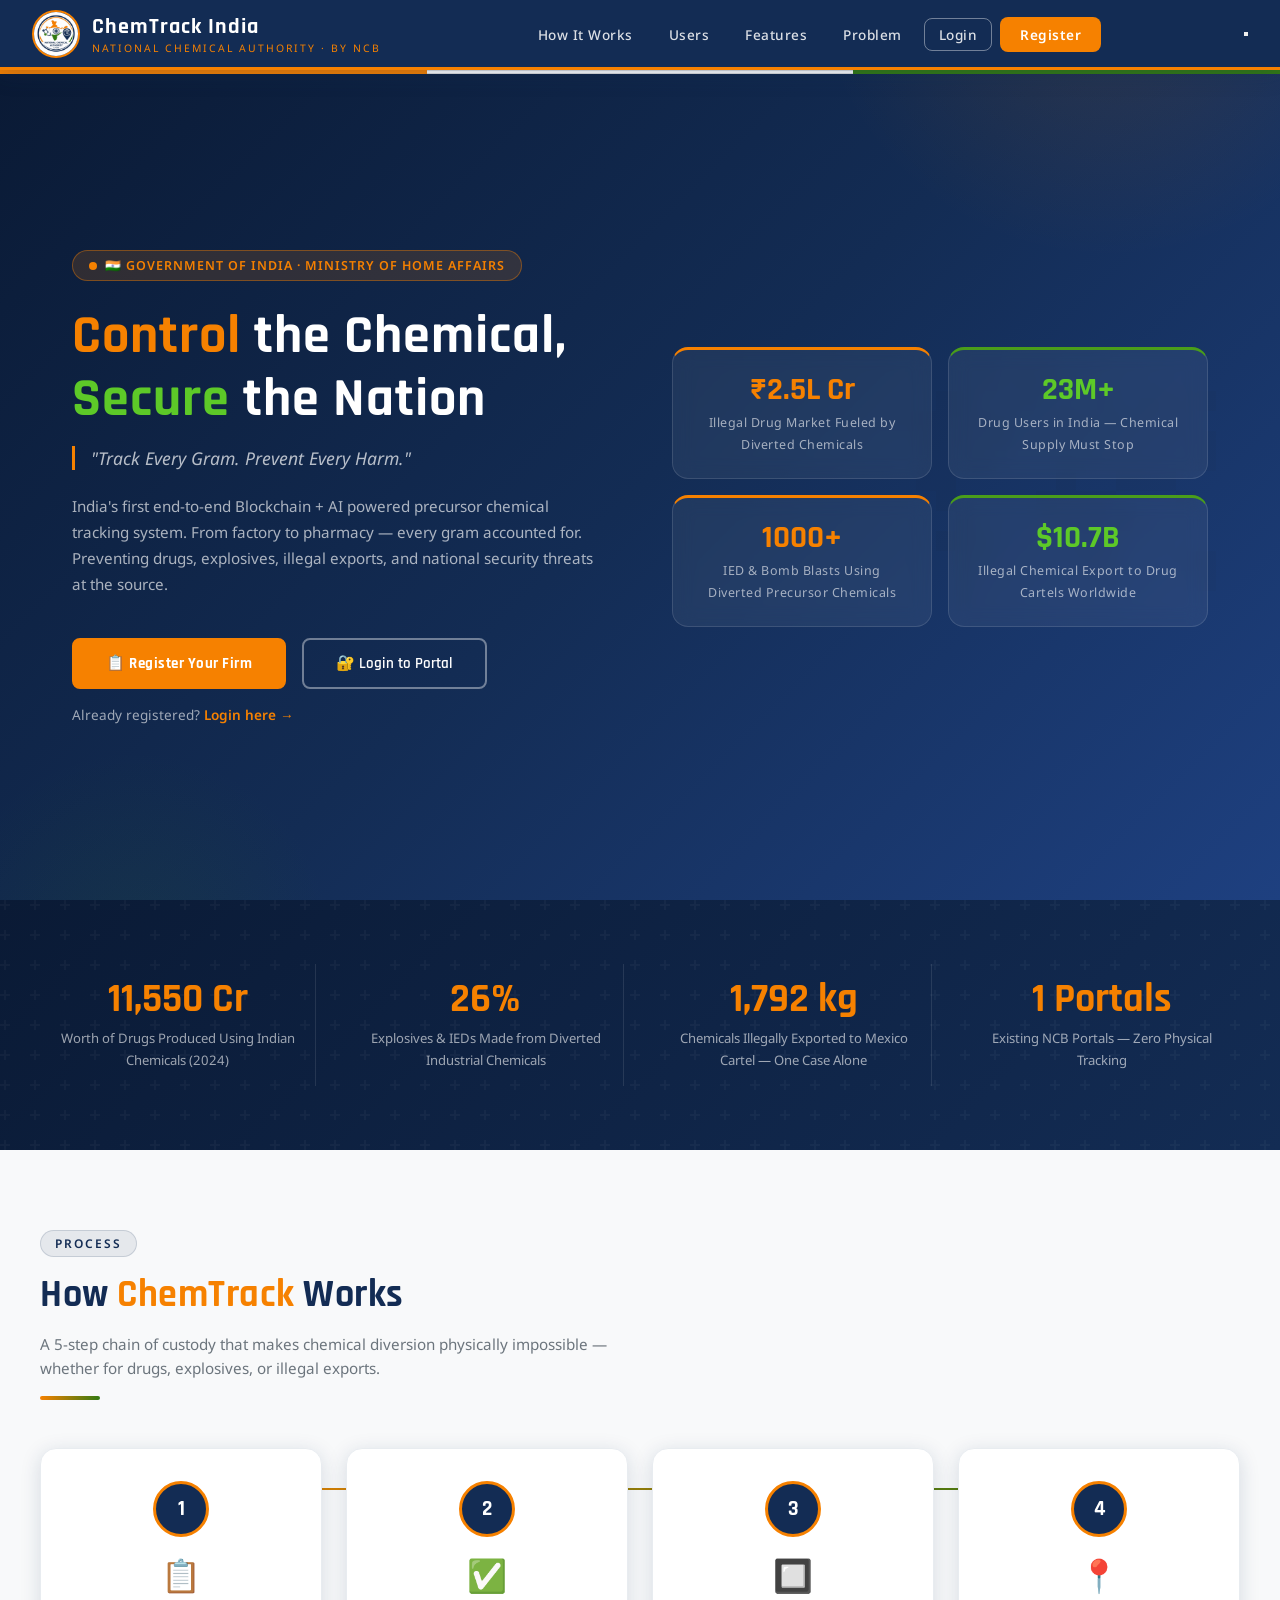
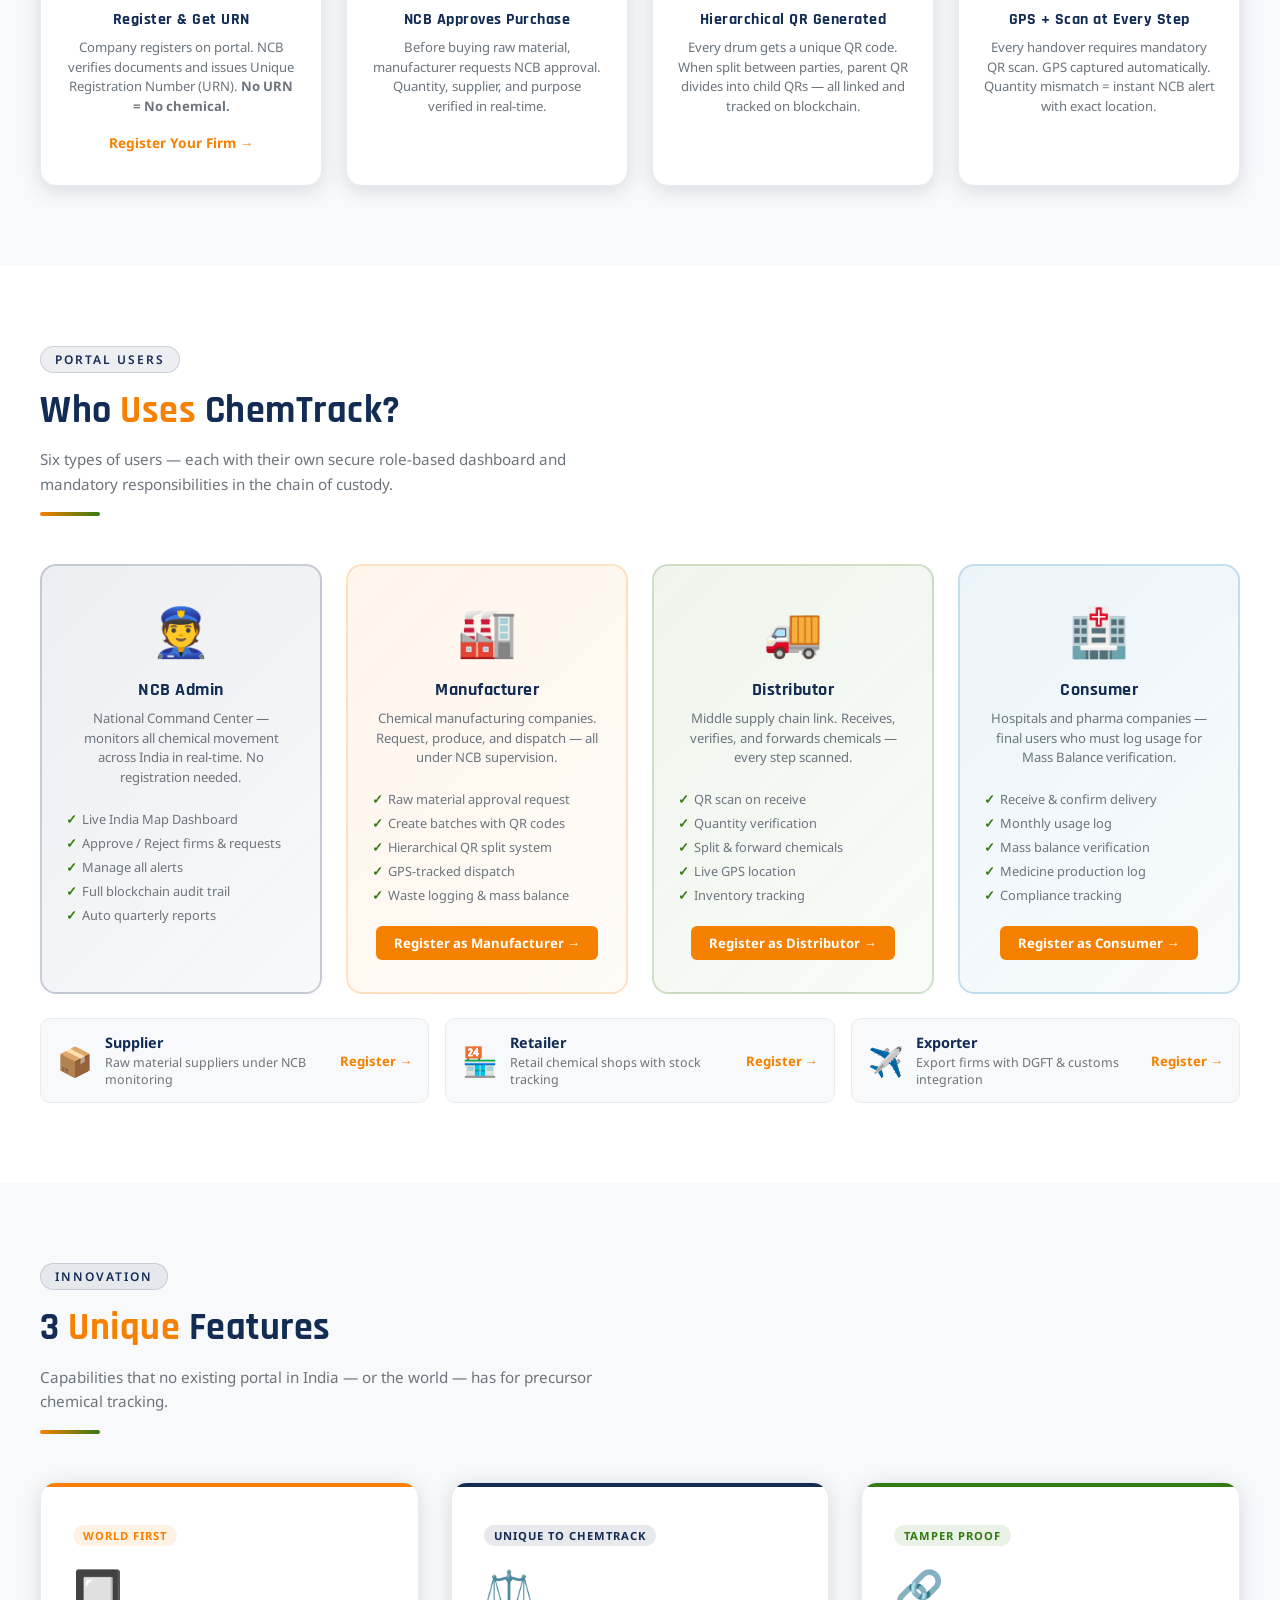
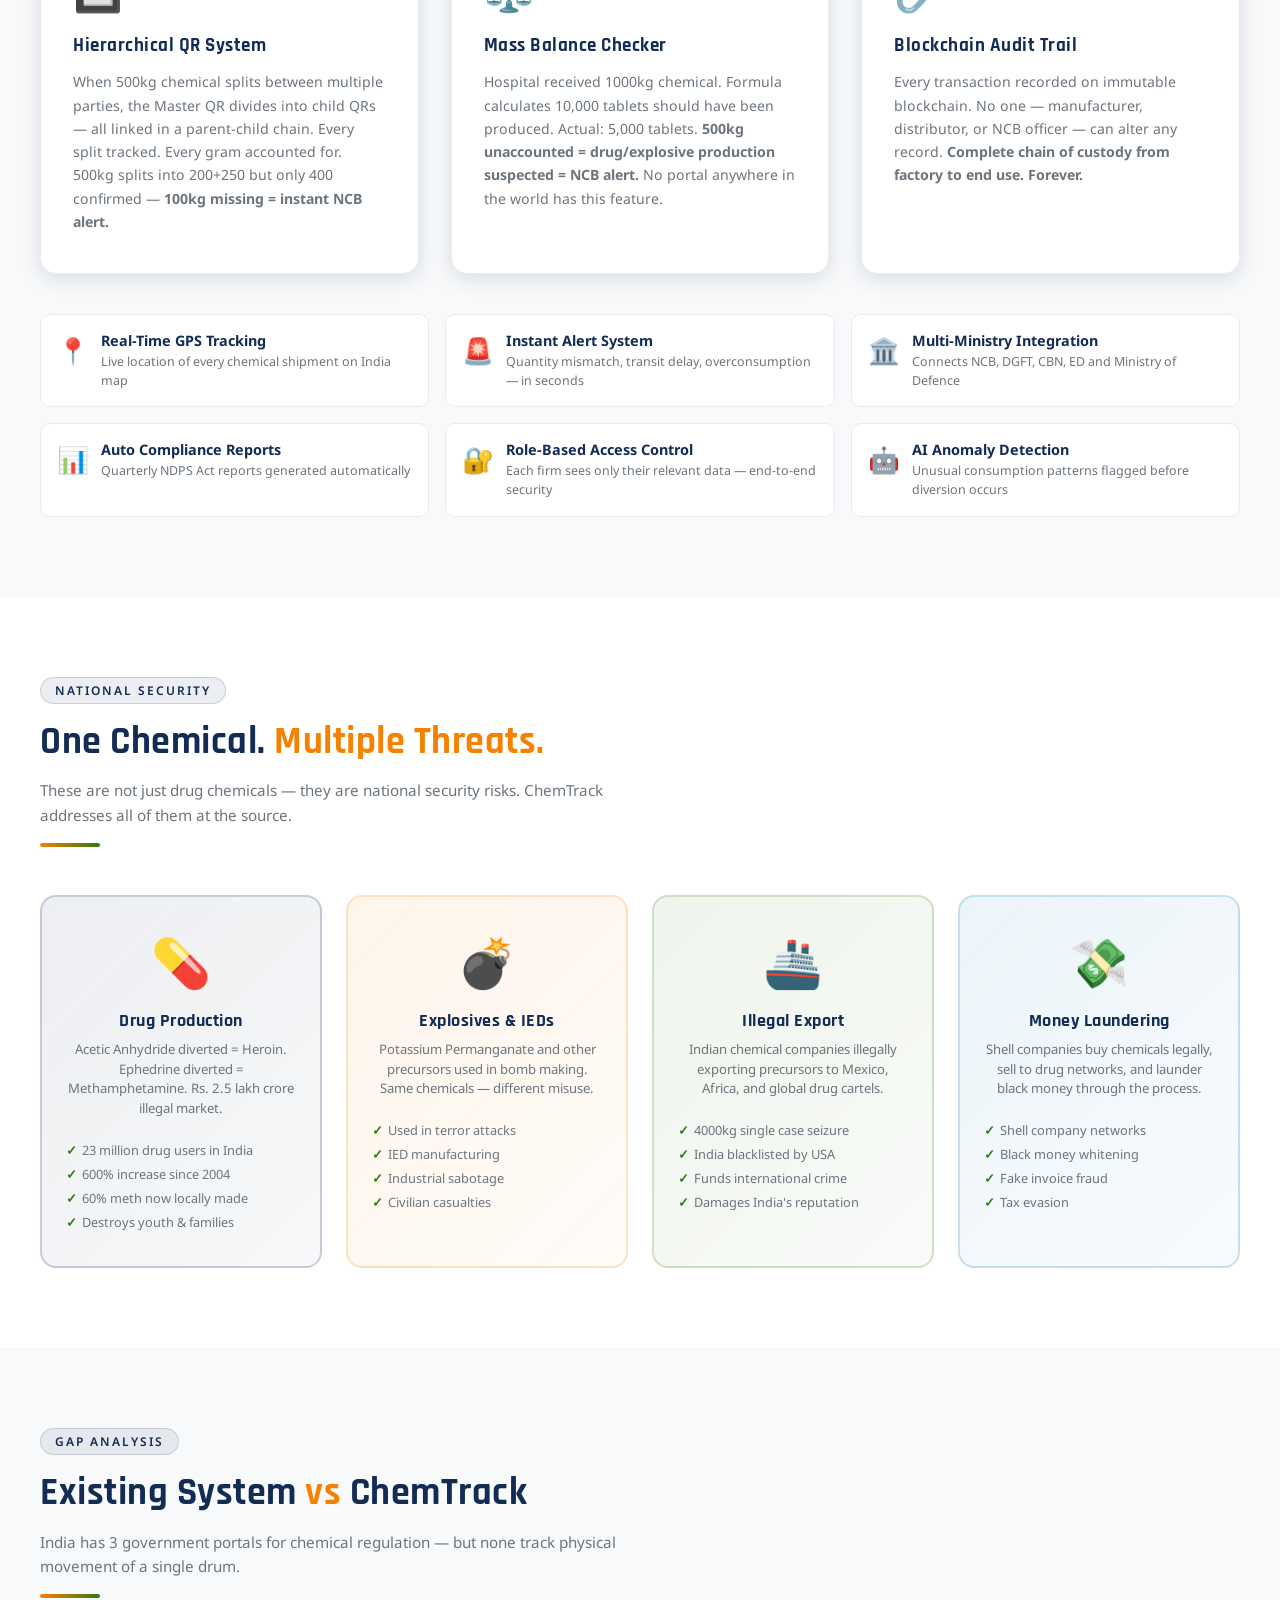
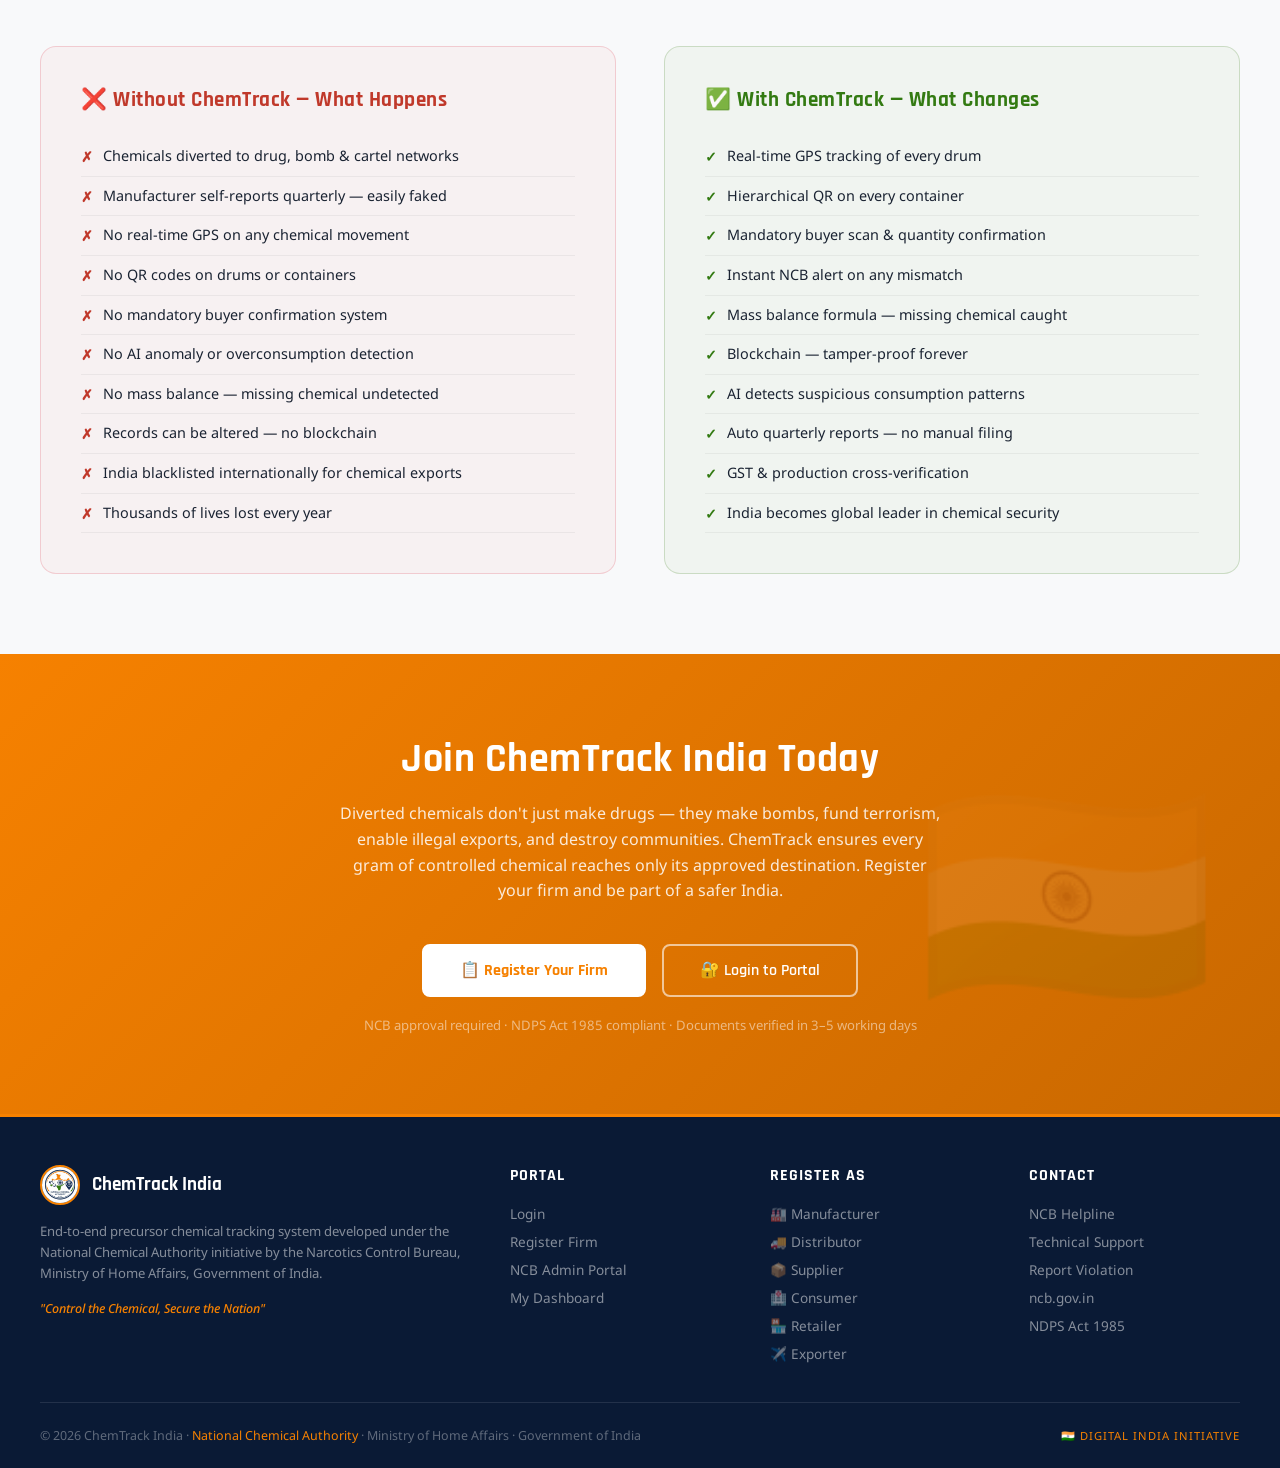
<file: index.html>
<!DOCTYPE html>
<html lang="en">
<head>
  <meta charset="UTF-8" />
  <meta name="viewport" content="width=device-width, initial-scale=1.0" />
  <title>ChemTrack India — Control the Chemical, Secure the Nation</title>
  <meta name="description" content="End-to-End Precursor Chemical Tracking System by NCB. Blockchain + AI powered national security platform." />
  <link rel="icon" type="image/png" href="logo.png" />
  <link rel="stylesheet" href="landing.css" />

  <style>
    /* ── Extra styles for new elements ── */

    .hero-note {
      margin-top: 1rem;
      font-size: 0.85rem;
      color: rgba(255,255,255,0.6);
    }
    .hero-note a {
      color: var(--orange);
      font-weight: 600;
      text-decoration: none;
    }
    .hero-note a:hover { text-decoration: underline; }

    .user-register-btn {
      display: inline-block;
      margin-top: 1.2rem;
      padding: 8px 18px;
      background: var(--orange);
      color: white;
      border-radius: 6px;
      font-size: 0.82rem;
      font-weight: 700;
      text-decoration: none;
      transition: background 0.2s;
    }
    .user-register-btn:hover { background: #c96800; }

    .step-link {
      display: inline-block;
      margin-top: 1rem;
      color: var(--orange);
      font-size: 0.85rem;
      font-weight: 700;
      text-decoration: none;
    }
    .step-link:hover { text-decoration: underline; }

    /* More roles row */
    .more-roles-row {
      display: grid;
      grid-template-columns: repeat(3, 1fr);
      gap: 1rem;
      margin-top: 1.5rem;
    }
    .more-role-card {
      display: flex;
      align-items: center;
      gap: 12px;
      background: var(--off-white);
      border: 1px solid var(--gray-light);
      border-radius: 10px;
      padding: 14px 16px;
    }
    .more-role-card span:first-child {
      font-size: 1.8rem;
      flex-shrink: 0;
    }
    .more-role-card div strong {
      display: block;
      font-size: 0.9rem;
      color: var(--navy);
      font-weight: 700;
    }
    .more-role-card div p {
      font-size: 0.78rem;
      color: var(--gray);
      margin-top: 2px;
    }
    .more-role-card a {
      margin-left: auto;
      flex-shrink: 0;
      color: var(--orange);
      font-size: 0.82rem;
      font-weight: 700;
      text-decoration: none;
      white-space: nowrap;
    }
    .more-role-card a:hover { text-decoration: underline; }

    /* Features extra grid */
    .features-extra {
      display: grid;
      grid-template-columns: repeat(3, 1fr);
      gap: 1rem;
      margin-top: 2.5rem;
    }
    .extra-item {
      display: flex;
      align-items: flex-start;
      gap: 12px;
      background: white;
      border: 1px solid var(--gray-light);
      border-radius: 10px;
      padding: 16px;
    }
    .extra-icon {
      font-size: 1.6rem;
      flex-shrink: 0;
      margin-top: 2px;
    }
    .extra-item strong {
      display: block;
      font-size: 0.9rem;
      color: var(--navy);
      font-weight: 700;
    }
    .extra-item p {
      font-size: 0.78rem;
      color: var(--gray);
      margin-top: 3px;
      line-height: 1.5;
    }

    @media (max-width: 768px) {
      .more-roles-row,
      .features-extra { grid-template-columns: 1fr; }
    }
  </style>
</head>
<body>

  <!-- ═══════════════════════════════════════
       NAVBAR
  ═══════════════════════════════════════ -->
  <nav class="navbar">
    <a href="index.html" class="nav-brand">
      <img src="logo.png" alt="ChemTrack Logo" class="nav-logo" />
      <div class="nav-title">
        <span>ChemTrack India</span>
        <span>National Chemical Authority · by NCB</span>
      </div>
    </a>
    <ul class="nav-links" id="navLinks">
      <li><a href="#how-it-works" onclick="closeNav()">How It Works</a></li>
      <li><a href="#users" onclick="closeNav()">Users</a></li>
      <li><a href="#features" onclick="closeNav()">Features</a></li>
      <li><a href="#problem" onclick="closeNav()">Problem</a></li>
      <li><a href="login.html" class="nav-btn-outline">Login</a></li>
      <li>
        <a href="#" class="nav-btn" onclick="goToRegister(event)">Register</a>
      </li>
    </ul>
    <button class="nav-hamburger" id="navHamburger" onclick="toggleNav()" aria-label="Menu">
      <span></span><span></span><span></span>
    </button>
  </nav>

  <!-- TRICOLOR BAR -->
  <div class="tricolor-bar">
    <span></span><span></span><span></span>
  </div>

  <!-- ═══════════════════════════════════════
       HERO SECTION
  ═══════════════════════════════════════ -->
  <section class="hero" id="home">
    <div class="hero-map-bg">🗺</div>
    <div class="hero-container">

      <!-- Left -->
      <div class="hero-content">
        <div class="hero-badge">
          🇮🇳 Government of India · Ministry of Home Affairs
        </div>
        <h1 class="hero-title">
          <span class="highlight">Control</span> the Chemical,<br/>
          <span class="highlight-green">Secure</span> the Nation
        </h1>
        <p class="hero-tagline">"Track Every Gram. Prevent Every Harm."</p>
        <p class="hero-desc">
          India's first end-to-end Blockchain + AI powered precursor chemical
          tracking system. From factory to pharmacy — every gram accounted for.
          Preventing drugs, explosives, illegal exports, and national security
          threats at the source.
        </p>
        <div class="hero-buttons">
          <a href="#" class="btn-primary" onclick="goToRegister(event)">
            📋 Register Your Firm
          </a>
          <a href="login.html" class="btn-secondary">
            🔐 Login to Portal
          </a>
        </div>
        <p class="hero-note">
          Already registered?
          <a href="login.html">Login here →</a>
        </p>
      </div>

      <!-- Right — Stats -->
      <div class="hero-stats">
        <div class="stat-card orange-accent">
          <span class="stat-number">₹2.5L Cr</span>
          <span class="stat-label">Illegal Drug Market Fueled by Diverted Chemicals</span>
        </div>
        <div class="stat-card green-accent">
          <span class="stat-number">23M+</span>
          <span class="stat-label">Drug Users in India — Chemical Supply Must Stop</span>
        </div>
        <div class="stat-card orange-accent">
          <span class="stat-number">1000+</span>
          <span class="stat-label">IED & Bomb Blasts Using Diverted Precursor Chemicals</span>
        </div>
        <div class="stat-card green-accent">
          <span class="stat-number">$10.7B</span>
          <span class="stat-label">Illegal Chemical Export to Drug Cartels Worldwide</span>
        </div>
      </div>

    </div>
  </section>

  <!-- ═══════════════════════════════════════
       STATS BANNER
  ═══════════════════════════════════════ -->
  <div class="stats-banner">
    <div class="stats-banner-grid container">
      <div class="banner-stat">
        <span class="banner-number" data-target="25330" data-suffix=" Cr">₹0</span>
        <span class="banner-label">Worth of Drugs Produced Using Indian Chemicals (2024)</span>
      </div>
      <div class="banner-stat">
        <span class="banner-number" data-target="60" data-suffix="%">0%</span>
        <span class="banner-label">Explosives & IEDs Made from Diverted Industrial Chemicals</span>
      </div>
      <div class="banner-stat">
        <span class="banner-number" data-target="4000" data-suffix=" kg">0</span>
        <span class="banner-label">Chemicals Illegally Exported to Mexico Cartel — One Case Alone</span>
      </div>
      <div class="banner-stat">
        <span class="banner-number" data-target="3" data-suffix=" Portals">0</span>
        <span class="banner-label">Existing NCB Portals — Zero Physical Tracking</span>
      </div>
    </div>
  </div>

  <!-- ═══════════════════════════════════════
       HOW IT WORKS
  ═══════════════════════════════════════ -->
  <section class="section section-gray" id="how-it-works">
    <div class="container">
      <div class="section-badge">Process</div>
      <h2 class="section-title">How <span>ChemTrack</span> Works</h2>
      <p class="section-subtitle">
        A 5-step chain of custody that makes chemical diversion physically
        impossible — whether for drugs, explosives, or illegal exports.
      </p>
      <div class="title-underline"></div>

      <div class="steps-grid">
        <div class="step-card">
          <div class="step-number">1</div>
          <span class="step-icon">📋</span>
          <h3 class="step-title">Register & Get URN</h3>
          <p class="step-desc">
            Company registers on portal. NCB verifies documents and issues
            Unique Registration Number (URN).
            <strong>No URN = No chemical.</strong>
          </p>
          <a href="#" class="step-link" onclick="goToRegister(event)">
            Register Your Firm →
          </a>
        </div>
        <div class="step-card">
          <div class="step-number">2</div>
          <span class="step-icon">✅</span>
          <h3 class="step-title">NCB Approves Purchase</h3>
          <p class="step-desc">
            Before buying raw material, manufacturer requests NCB approval.
            Quantity, supplier, and purpose verified in real-time.
          </p>
        </div>
        <div class="step-card">
          <div class="step-number">3</div>
          <span class="step-icon">🔲</span>
          <h3 class="step-title">Hierarchical QR Generated</h3>
          <p class="step-desc">
            Every drum gets a unique QR code. When split between parties,
            parent QR divides into child QRs — all linked and tracked on
            blockchain.
          </p>
        </div>
        <div class="step-card">
          <div class="step-number">4</div>
          <span class="step-icon">📍</span>
          <h3 class="step-title">GPS + Scan at Every Step</h3>
          <p class="step-desc">
            Every handover requires mandatory QR scan. GPS captured
            automatically. Quantity mismatch = instant NCB alert with
            exact location.
          </p>
        </div>
      </div>
    </div>
  </section>

  <!-- ═══════════════════════════════════════
       PORTAL USERS
  ═══════════════════════════════════════ -->
  <section class="section" id="users">
    <div class="container">
      <div class="section-badge">Portal Users</div>
      <h2 class="section-title">Who <span>Uses</span> ChemTrack?</h2>
      <p class="section-subtitle">
        Six types of users — each with their own secure role-based dashboard
        and mandatory responsibilities in the chain of custody.
      </p>
      <div class="title-underline"></div>

      <div class="users-grid">

        <div class="user-card ncb">
          <span class="user-icon">👮</span>
          <h3 class="user-title">NCB Admin</h3>
          <p class="user-desc">
            National Command Center — monitors all chemical movement
            across India in real-time. No registration needed.
          </p>
          <ul class="user-features">
            <li>Live India Map Dashboard</li>
            <li>Approve / Reject firms & requests</li>
            <li>Manage all alerts</li>
            <li>Full blockchain audit trail</li>
            <li>Auto quarterly reports</li>
          </ul>
        </div>

        <div class="user-card manufacturer">
          <span class="user-icon">🏭</span>
          <h3 class="user-title">Manufacturer</h3>
          <p class="user-desc">
            Chemical manufacturing companies. Request, produce, and
            dispatch — all under NCB supervision.
          </p>
          <ul class="user-features">
            <li>Raw material approval request</li>
            <li>Create batches with QR codes</li>
            <li>Hierarchical QR split system</li>
            <li>GPS-tracked dispatch</li>
            <li>Waste logging & mass balance</li>
          </ul>
          <a href="#" class="user-register-btn" onclick="goToRegister(event)">
            Register as Manufacturer →
          </a>
        </div>

        <div class="user-card distributor">
          <span class="user-icon">🚚</span>
          <h3 class="user-title">Distributor</h3>
          <p class="user-desc">
            Middle supply chain link. Receives, verifies, and forwards
            chemicals — every step scanned.
          </p>
          <ul class="user-features">
            <li>QR scan on receive</li>
            <li>Quantity verification</li>
            <li>Split & forward chemicals</li>
            <li>Live GPS location</li>
            <li>Inventory tracking</li>
          </ul>
          <a href="#" class="user-register-btn" onclick="goToRegister(event)">
            Register as Distributor →
          </a>
        </div>

        <div class="user-card consumer">
          <span class="user-icon">🏥</span>
          <h3 class="user-title">Consumer</h3>
          <p class="user-desc">
            Hospitals and pharma companies — final users who must log
            usage for Mass Balance verification.
          </p>
          <ul class="user-features">
            <li>Receive & confirm delivery</li>
            <li>Monthly usage log</li>
            <li>Mass balance verification</li>
            <li>Medicine production log</li>
            <li>Compliance tracking</li>
          </ul>
          <a href="#" class="user-register-btn" onclick="goToRegister(event)">
            Register as Consumer →
          </a>
        </div>

      </div>

      <!-- More roles -->
      <div class="more-roles-row">
        <div class="more-role-card">
          <span>📦</span>
          <div>
            <strong>Supplier</strong>
            <p>Raw material suppliers under NCB monitoring</p>
          </div>
          <a href="#" onclick="goToRegister(event)">Register →</a>
        </div>
        <div class="more-role-card">
          <span>🏪</span>
          <div>
            <strong>Retailer</strong>
            <p>Retail chemical shops with stock tracking</p>
          </div>
          <a href="#" onclick="goToRegister(event)">Register →</a>
        </div>
        <div class="more-role-card">
          <span>✈️</span>
          <div>
            <strong>Exporter</strong>
            <p>Export firms with DGFT & customs integration</p>
          </div>
          <a href="#" onclick="goToRegister(event)">Register →</a>
        </div>
      </div>

    </div>
  </section>

  <!-- ═══════════════════════════════════════
       3 UNIQUE FEATURES
  ═══════════════════════════════════════ -->
  <section class="section section-gray" id="features">
    <div class="container">
      <div class="section-badge">Innovation</div>
      <h2 class="section-title">3 <span>Unique</span> Features</h2>
      <p class="section-subtitle">
        Capabilities that no existing portal in India — or the world —
        has for precursor chemical tracking.
      </p>
      <div class="title-underline"></div>

      <div class="features-grid">
        <div class="feature-card orange">
          <div class="feature-tag">World First</div>
          <span class="feature-icon">🔲</span>
          <h3 class="feature-title">Hierarchical QR System</h3>
          <p class="feature-desc">
            When 500kg chemical splits between multiple parties, the Master QR
            divides into child QRs — all linked in a parent-child chain.
            Every split tracked. Every gram accounted for.
            500kg splits into 200+250 but only 400 confirmed —
            <strong>100kg missing = instant NCB alert.</strong>
          </p>
        </div>

        <div class="feature-card navy">
          <div class="feature-tag">Unique to ChemTrack</div>
          <span class="feature-icon">⚖️</span>
          <h3 class="feature-title">Mass Balance Checker</h3>
          <p class="feature-desc">
            Hospital received 1000kg chemical. Formula calculates
            10,000 tablets should have been produced.
            Actual: 5,000 tablets.
            <strong>500kg unaccounted = drug/explosive production
            suspected = NCB alert.</strong>
            No portal anywhere in the world has this feature.
          </p>
        </div>

        <div class="feature-card green">
          <div class="feature-tag">Tamper Proof</div>
          <span class="feature-icon">🔗</span>
          <h3 class="feature-title">Blockchain Audit Trail</h3>
          <p class="feature-desc">
            Every transaction recorded on immutable blockchain.
            No one — manufacturer, distributor, or NCB officer —
            can alter any record.
            <strong>Complete chain of custody from factory to end use.
            Forever.</strong>
          </p>
        </div>
      </div>

      <!-- Extra features -->
      <div class="features-extra">
        <div class="extra-item">
          <span class="extra-icon">📍</span>
          <div>
            <strong>Real-Time GPS Tracking</strong>
            <p>Live location of every chemical shipment on India map</p>
          </div>
        </div>
        <div class="extra-item">
          <span class="extra-icon">🚨</span>
          <div>
            <strong>Instant Alert System</strong>
            <p>Quantity mismatch, transit delay, overconsumption — in seconds</p>
          </div>
        </div>
        <div class="extra-item">
          <span class="extra-icon">🏛️</span>
          <div>
            <strong>Multi-Ministry Integration</strong>
            <p>Connects NCB, DGFT, CBN, ED and Ministry of Defence</p>
          </div>
        </div>
        <div class="extra-item">
          <span class="extra-icon">📊</span>
          <div>
            <strong>Auto Compliance Reports</strong>
            <p>Quarterly NDPS Act reports generated automatically</p>
          </div>
        </div>
        <div class="extra-item">
          <span class="extra-icon">🔐</span>
          <div>
            <strong>Role-Based Access Control</strong>
            <p>Each firm sees only their relevant data — end-to-end security</p>
          </div>
        </div>
        <div class="extra-item">
          <span class="extra-icon">🤖</span>
          <div>
            <strong>AI Anomaly Detection</strong>
            <p>Unusual consumption patterns flagged before diversion occurs</p>
          </div>
        </div>
      </div>

    </div>
  </section>

  <!-- ═══════════════════════════════════════
       THREATS SECTION
  ═══════════════════════════════════════ -->
  <section class="section" id="threats">
    <div class="container">
      <div class="section-badge">National Security</div>
      <h2 class="section-title">One Chemical. <span>Multiple Threats.</span></h2>
      <p class="section-subtitle">
        These are not just drug chemicals — they are national security risks.
        ChemTrack addresses all of them at the source.
      </p>
      <div class="title-underline"></div>

      <div class="users-grid">
        <div class="user-card ncb">
          <span class="user-icon">💊</span>
          <h3 class="user-title">Drug Production</h3>
          <p class="user-desc">
            Acetic Anhydride diverted = Heroin.
            Ephedrine diverted = Methamphetamine.
            Rs. 2.5 lakh crore illegal market.
          </p>
          <ul class="user-features">
            <li>23 million drug users in India</li>
            <li>600% increase since 2004</li>
            <li>60% meth now locally made</li>
            <li>Destroys youth & families</li>
          </ul>
        </div>

        <div class="user-card manufacturer">
          <span class="user-icon">💣</span>
          <h3 class="user-title">Explosives & IEDs</h3>
          <p class="user-desc">
            Potassium Permanganate and other precursors used in bomb
            making. Same chemicals — different misuse.
          </p>
          <ul class="user-features">
            <li>Used in terror attacks</li>
            <li>IED manufacturing</li>
            <li>Industrial sabotage</li>
            <li>Civilian casualties</li>
          </ul>
        </div>

        <div class="user-card distributor">
          <span class="user-icon">🚢</span>
          <h3 class="user-title">Illegal Export</h3>
          <p class="user-desc">
            Indian chemical companies illegally exporting precursors
            to Mexico, Africa, and global drug cartels.
          </p>
          <ul class="user-features">
            <li>4000kg single case seizure</li>
            <li>India blacklisted by USA</li>
            <li>Funds international crime</li>
            <li>Damages India's reputation</li>
          </ul>
        </div>

        <div class="user-card consumer">
          <span class="user-icon">💸</span>
          <h3 class="user-title">Money Laundering</h3>
          <p class="user-desc">
            Shell companies buy chemicals legally, sell to drug
            networks, and launder black money through the process.
          </p>
          <ul class="user-features">
            <li>Shell company networks</li>
            <li>Black money whitening</li>
            <li>Fake invoice fraud</li>
            <li>Tax evasion</li>
          </ul>
        </div>
      </div>
    </div>
  </section>

  <!-- ═══════════════════════════════════════
       PROBLEM vs SOLUTION
  ═══════════════════════════════════════ -->
  <section class="section section-gray" id="problem">
    <div class="container">
      <div class="section-badge">Gap Analysis</div>
      <h2 class="section-title">Existing System <span>vs</span> ChemTrack</h2>
      <p class="section-subtitle">
        India has 3 government portals for chemical regulation —
        but none track physical movement of a single drum.
      </p>
      <div class="title-underline"></div>

      <div class="problem-solution">
        <div class="problem-box">
          <h3 class="box-title">❌ Without ChemTrack — What Happens</h3>
          <ul class="problem-list">
            <li>Chemicals diverted to drug, bomb & cartel networks</li>
            <li>Manufacturer self-reports quarterly — easily faked</li>
            <li>No real-time GPS on any chemical movement</li>
            <li>No QR codes on drums or containers</li>
            <li>No mandatory buyer confirmation system</li>
            <li>No AI anomaly or overconsumption detection</li>
            <li>No mass balance — missing chemical undetected</li>
            <li>Records can be altered — no blockchain</li>
            <li>India blacklisted internationally for chemical exports</li>
            <li>Thousands of lives lost every year</li>
          </ul>
        </div>

        <div class="solution-box">
          <h3 class="box-title">✅ With ChemTrack — What Changes</h3>
          <ul class="solution-list">
            <li>Real-time GPS tracking of every drum</li>
            <li>Hierarchical QR on every container</li>
            <li>Mandatory buyer scan & quantity confirmation</li>
            <li>Instant NCB alert on any mismatch</li>
            <li>Mass balance formula — missing chemical caught</li>
            <li>Blockchain — tamper-proof forever</li>
            <li>AI detects suspicious consumption patterns</li>
            <li>Auto quarterly reports — no manual filing</li>
            <li>GST & production cross-verification</li>
            <li>India becomes global leader in chemical security</li>
          </ul>
        </div>
      </div>
    </div>
  </section>

  <!-- ═══════════════════════════════════════
       CTA SECTION
  ═══════════════════════════════════════ -->
  <section class="cta-section">
    <div class="container">
      <h2 class="cta-title">Join ChemTrack India Today</h2>
      <p class="cta-subtitle">
        Diverted chemicals don't just make drugs — they make bombs,
        fund terrorism, enable illegal exports, and destroy communities.
        ChemTrack ensures every gram of controlled chemical reaches only
        its approved destination. Register your firm and be part of a safer India.
      </p>
      <div class="cta-buttons">
        <a href="#" class="btn-white" onclick="goToRegister(event)">
          📋 Register Your Firm
        </a>
        <a href="login.html" class="btn-outline-white">
          🔐 Login to Portal
        </a>
      </div>
      <p style="margin-top:1.2rem;font-size:0.82rem;color:rgba(255,255,255,0.5);">
        NCB approval required · NDPS Act 1985 compliant ·
        Documents verified in 3–5 working days
      </p>
    </div>
  </section>

  <!-- ═══════════════════════════════════════
       FOOTER
  ═══════════════════════════════════════ -->
  <footer class="footer">
    <div class="footer-grid">

      <div>
        <div class="footer-brand">
          <img src="logo.png" alt="Logo" class="footer-logo" />
          <span class="footer-name">ChemTrack India</span>
        </div>
        <p class="footer-desc">
          End-to-end precursor chemical tracking system developed under the
          National Chemical Authority initiative by the Narcotics Control Bureau,
          Ministry of Home Affairs, Government of India.
        </p>
        <p class="footer-tagline">"Control the Chemical, Secure the Nation"</p>
      </div>

      <div>
        <h4 class="footer-heading">Portal</h4>
        <ul class="footer-links">
          <li><a href="login.html">Login</a></li>
          <li><a href="#" onclick="goToRegister(event)">Register Firm</a></li>
          <li><a href="admin-portal.html">NCB Admin Portal</a></li>
          <li><a href="dashboard.html">My Dashboard</a></li>
        </ul>
      </div>

      <div>
        <h4 class="footer-heading">Register As</h4>
        <ul class="footer-links">
          <li><a href="#" onclick="goToRegister(event)">🏭 Manufacturer</a></li>
          <li><a href="#" onclick="goToRegister(event)">🚚 Distributor</a></li>
          <li><a href="#" onclick="goToRegister(event)">📦 Supplier</a></li>
          <li><a href="#" onclick="goToRegister(event)">🏥 Consumer</a></li>
          <li><a href="#" onclick="goToRegister(event)">🏪 Retailer</a></li>
          <li><a href="#" onclick="goToRegister(event)">✈️ Exporter</a></li>
        </ul>
      </div>

      <div>
        <h4 class="footer-heading">Contact</h4>
        <ul class="footer-links">
          <li><a href="#">NCB Helpline</a></li>
          <li><a href="#">Technical Support</a></li>
          <li><a href="#">Report Violation</a></li>
          <li><a href="#">ncb.gov.in</a></li>
          <li><a href="#">NDPS Act 1985</a></li>
        </ul>
      </div>

    </div>

    <div class="footer-bottom">
      <p>
        © 2026 ChemTrack India ·
        <span>National Chemical Authority</span> ·
        Ministry of Home Affairs · Government of India
      </p>
      <div class="gov-logos">
        <span class="gov-tag">🇮🇳 Digital India Initiative</span>
      </div>
    </div>
  </footer>

  <!-- SCROLL TO TOP -->
  <button class="scroll-top" aria-label="Scroll to top">↑</button>

  <script src="landing.js"></script>

  <script>
    function goToRegister(e) {
      if (e) e.preventDefault();
      window.location.href = 'login.html?tab=register';
    }

    // Mobile hamburger menu
    function toggleNav() {
      const nav = document.getElementById('navLinks');
      nav.classList.toggle('open');
    }
    function closeNav() {
      document.getElementById('navLinks').classList.remove('open');
    }
    // Close nav on outside click
    document.addEventListener('click', function(e) {
      const nav = document.getElementById('navLinks');
      const ham = document.getElementById('navHamburger');
      if (nav.classList.contains('open') && !nav.contains(e.target) && !ham.contains(e.target)) {
        nav.classList.remove('open');
      }
    });
  </script>

</body>
</html>
</file>
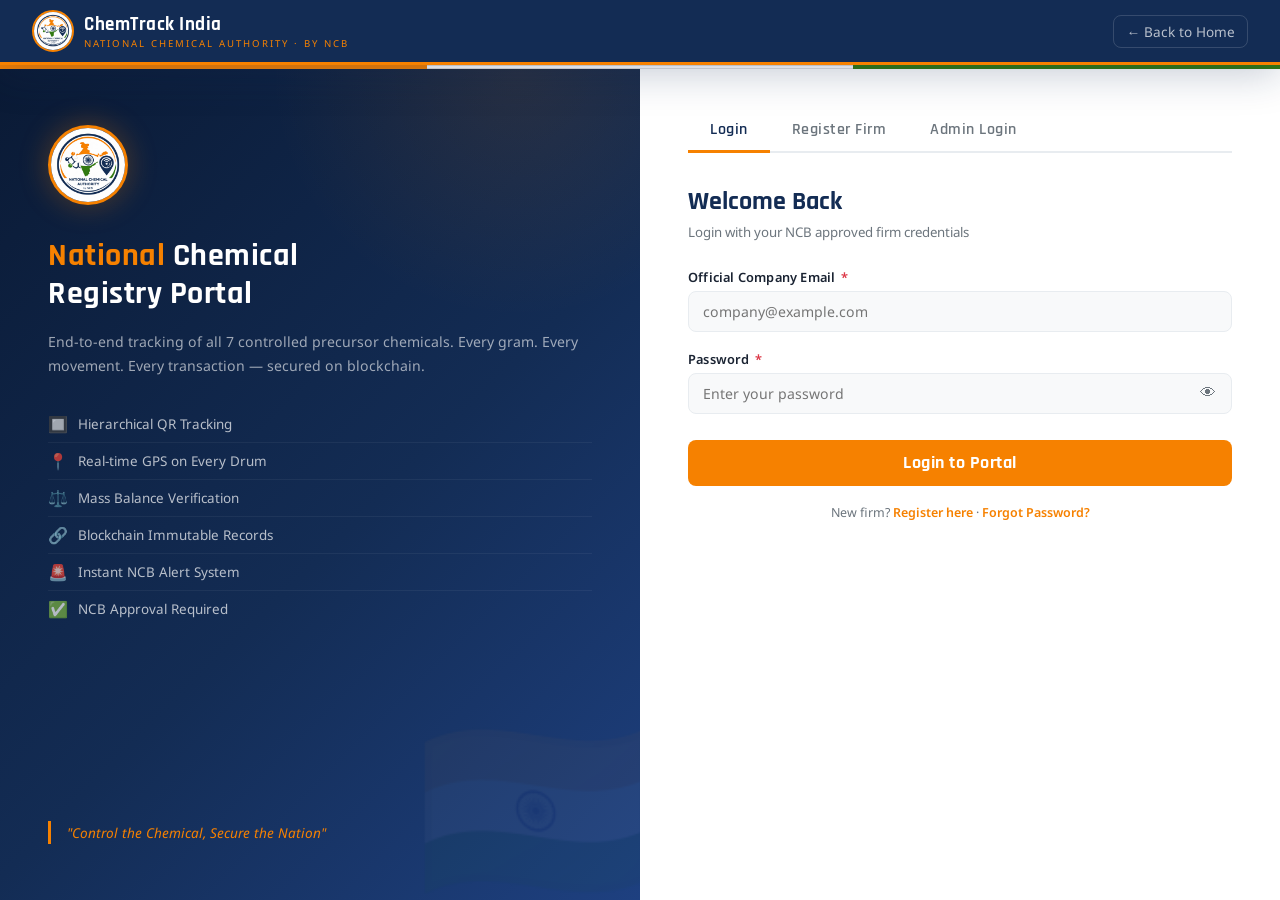
<file: dashboard.html>
<!DOCTYPE html>
<html lang="en">
<head>
  <meta charset="UTF-8"/>
  <meta name="viewport" content="width=device-width, initial-scale=1.0"/>
  <title>Dashboard — ChemTrack India</title>
  <link rel="icon" type="image/png" href="logo.png"/>
  <link rel="stylesheet" href="dashboard.css"/>
</head>
<body>

<!-- SESSION CHECK -->
<script>
  const session = JSON.parse(localStorage.getItem('chemtrack_session') || 'null');
  if (!session || session.status !== 'approved') {
    window.location.href = 'login.html';
  }
</script>

<!-- NAVBAR -->
<nav class="dash-navbar">
  <div class="nav-left">
    <button class="sidebar-toggle" onclick="toggleSidebar()">☰</button>
    <img src="logo.png" class="nav-logo"/>
    <div class="nav-title">
      <span>ChemTrack India</span>
      <span id="nav-role-label">Portal</span>
    </div>
  </div>
  <div class="nav-right">
    <div class="nav-firm-info">
      <span class="nav-firm-name" id="nav-firm-name">Loading...</span>
      <span class="nav-firm-role" id="nav-firm-role">—</span>
    </div>
    <div class="nav-notification" onclick="showSection('alerts', null)">
      🔔 <span class="notif-badge">2</span>
    </div>
    <button class="nav-logout" onclick="userLogout()">Logout 🚪</button>
  </div>
</nav>

<!-- TRICOLOR -->
<div class="tricolor-bar">
  <span></span><span></span><span></span>
</div>

<!-- LAYOUT -->
<div class="dash-layout">

  <!-- SIDEBAR — changes based on role -->
  <aside class="sidebar" id="sidebar">
    <ul class="sidebar-menu" id="sidebar-menu">
      <!-- Filled by JS based on role -->
    </ul>
    <div class="sidebar-footer">
      <p>🇮🇳 Ministry of Home Affairs</p>
      <p>Narcotics Control Bureau</p>
    </div>
  </aside>

  <!-- MAIN CONTENT -->
  <main class="dash-main" id="dash-main">

    <!-- ══════════════════════════════
         MANUFACTURER SECTIONS
    ══════════════════════════════ -->

    <!-- MFR DASHBOARD -->
    <div class="content-section" id="section-mfr-dashboard">
      <div class="section-header">
        <h1>Manufacturer Dashboard</h1>
        <span class="live-badge">● LIVE</span>
      </div>

      <div class="cards-grid">
        <div class="summary-card blue">
          <div class="card-icon">📦</div>
          <div class="card-info">
            <span class="card-number">3</span>
            <span class="card-label">Active Batches</span>
          </div>
        </div>
        <div class="summary-card orange">
          <div class="card-icon">⏳</div>
          <div class="card-info">
            <span class="card-number">1</span>
            <span class="card-label">Pending NCB Requests</span>
          </div>
        </div>
        <div class="summary-card green">
          <div class="card-icon">🚚</div>
          <div class="card-info">
            <span class="card-number">8</span>
            <span class="card-label">Dispatched This Month</span>
          </div>
        </div>
        <div class="summary-card red">
          <div class="card-icon">🚨</div>
          <div class="card-info">
            <span class="card-number">0</span>
            <span class="card-label">Active Alerts</span>
          </div>
        </div>
      </div>

      <div class="quick-actions">
        <h3>Quick Actions</h3>
        <div class="qa-grid">
          <button class="qa-btn orange" onclick="showSection('mfr-raw-request',null)">
            📋 New Raw Material Request
          </button>
          <button class="qa-btn blue" onclick="showSection('mfr-create-batch',null)">
            ➕ Create New Batch
          </button>
          <button class="qa-btn green" onclick="showSection('mfr-dispatch',null)">
            🚚 Dispatch Chemical
          </button>
          <button class="qa-btn navy" onclick="showSection('mfr-qr',null)">
            🔲 QR Manager
          </button>
        </div>
      </div>

      <div class="table-section">
        <div class="table-header">
          <h3>Recent Batches</h3>
          <button class="btn-view-all" onclick="showSection('mfr-batches',null)">View All →</button>
        </div>
        <table class="data-table">
          <thead>
            <tr>
              <th>Batch ID</th>
              <th>Chemical</th>
              <th>Quantity</th>
              <th>Status</th>
              <th>Created</th>
              <th>Actions</th>
            </tr>
          </thead>
          <tbody>
            <tr>
              <td><strong>CHEM001</strong></td>
              <td>Acetic Anhydride</td>
              <td>500 kg</td>
              <td><span class="status-badge approved">ACTIVE</span></td>
              <td>20/02/2026</td>
              <td><button class="btn-sm blue">View QR</button> <button class="btn-sm green">Dispatch</button></td>
            </tr>
            <tr>
              <td><strong>CHEM002</strong></td>
              <td>Ephedrine</td>
              <td>200 kg</td>
              <td><span class="status-badge pending">IN TRANSIT</span></td>
              <td>18/02/2026</td>
              <td><button class="btn-sm blue">Track</button></td>
            </tr>
            <tr>
              <td><strong>CHEM003</strong></td>
              <td>Pseudoephedrine</td>
              <td>150 kg</td>
              <td><span class="status-badge delivered">DELIVERED</span></td>
              <td>15/02/2026</td>
              <td><button class="btn-sm navy">Audit Trail</button></td>
            </tr>
          </tbody>
        </table>
      </div>
    </div>

    <!-- MFR RAW MATERIAL REQUEST -->
    <div class="content-section" id="section-mfr-raw-request">
      <div class="section-header">
        <h1>Raw Material Request</h1>
        <span class="section-desc">Request NCB approval before purchasing any chemical</span>
      </div>

      <div class="form-card">
        <div class="section-divider">📋 Request Details</div>

        <div class="form-row">
          <div class="form-group">
            <label class="form-label">Chemical Name <span>*</span></label>
            <select class="form-input">
              <option value="">Select Chemical</option>
              <option>Acetic Anhydride</option>
              <option>Ephedrine</option>
              <option>Pseudoephedrine</option>
              <option>Potassium Permanganate</option>
              <option>N-Acetylanthranilic Acid</option>
              <option>Norephedrine</option>
              <option>Piperonal</option>
            </select>
          </div>
          <div class="form-group">
            <label class="form-label">Quantity Required (kg) <span>*</span></label>
            <input type="number" class="form-input" placeholder="e.g. 500"/>
          </div>
        </div>

        <div class="form-row">
          <div class="form-group">
            <label class="form-label">Supplier Name <span>*</span></label>
            <input type="text" class="form-input" placeholder="Registered supplier name"/>
          </div>
          <div class="form-group">
            <label class="form-label">Supplier URN <span>*</span></label>
            <input type="text" class="form-input" placeholder="Supplier URN number"/>
          </div>
        </div>

        <div class="form-row">
          <div class="form-group">
            <label class="form-label">Purpose of Use <span>*</span></label>
            <select class="form-input">
              <option value="">Select purpose</option>
              <option>Pharmaceutical Manufacturing</option>
              <option>Industrial Chemical Production</option>
              <option>Research & Development</option>
              <option>Export (with DGFT approval)</option>
            </select>
          </div>
          <div class="form-group">
            <label class="form-label">Expected Delivery Date <span>*</span></label>
            <input type="date" class="form-input"/>
          </div>
        </div>

        <div class="form-group">
          <label class="form-label">Justification / Additional Notes</label>
          <textarea class="form-input" rows="3"
            placeholder="Why this quantity is needed, end product details..."></textarea>
        </div>

        <div class="form-group">
          <label class="form-label">Purchase Order Document</label>
          <div class="file-upload">
            <input type="file" accept=".pdf" onchange="showFileName(this,'po-name')"/>
            <span class="file-upload-icon">📄</span>
            <p class="file-upload-text"><strong>Upload</strong> Purchase Order (optional)</p>
            <p class="file-name" id="po-name"></p>
          </div>
        </div>

        <button class="btn-submit orange" onclick="showToast('✅ Request submitted to NCB for approval!','success')">
          Submit Request to NCB
        </button>
      </div>

      <!-- MY REQUESTS TABLE -->
      <div class="table-section" style="margin-top:2rem;">
        <div class="table-header">
          <h3>My Previous Requests</h3>
        </div>
        <table class="data-table">
          <thead>
            <tr>
              <th>Request ID</th>
              <th>Chemical</th>
              <th>Qty (kg)</th>
              <th>Submitted</th>
              <th>Status</th>
              <th>NCB Note</th>
            </tr>
          </thead>
          <tbody>
            <tr>
              <td><strong>REQ001</strong></td>
              <td>Acetic Anhydride</td>
              <td>500</td>
              <td>19/02/2026</td>
              <td><span class="status-badge approved">APPROVED</span></td>
              <td style="color:var(--green);font-size:0.8rem;">Approved by NCB Officer</td>
            </tr>
            <tr>
              <td><strong>REQ002</strong></td>
              <td>Ephedrine</td>
              <td>200</td>
              <td>21/02/2026</td>
              <td><span class="status-badge pending">PENDING</span></td>
              <td style="color:var(--gray);font-size:0.8rem;">Under Review</td>
            </tr>
          </tbody>
        </table>
      </div>
    </div>

    <!-- MFR CREATE BATCH -->
    <div class="content-section" id="section-mfr-create-batch">
      <div class="section-header">
        <h1>Create New Batch</h1>
        <span class="section-desc">Only approved raw material requests can become batches</span>
      </div>

      <div class="form-card">
        <div class="info-box blue">
          ℹ️ Select an NCB-approved request below. System will auto-generate Master QR code for this batch.
        </div>

        <div class="section-divider">📦 Select Approved Request</div>
        <div class="form-group">
          <label class="form-label">NCB Approved Request <span>*</span></label>
          <select class="form-input">
            <option value="">Select approved request</option>
            <option value="req001">REQ001 — Acetic Anhydride — 500kg — Approved</option>
          </select>
        </div>

        <div class="section-divider">🏷️ Batch Details</div>
        <div class="form-row">
          <div class="form-group">
            <label class="form-label">Batch ID (Auto)</label>
            <input type="text" class="form-input" value="CHEM004" readonly
                   style="background:#f0f3f6;color:var(--gray)"/>
          </div>
          <div class="form-group">
            <label class="form-label">Manufacturing Date <span>*</span></label>
            <input type="date" class="form-input"/>
          </div>
        </div>

        <div class="form-row">
          <div class="form-group">
            <label class="form-label">Raw Material Used (kg) <span>*</span></label>
            <input type="number" class="form-input" placeholder="e.g. 500"
                   oninput="calcWaste()"/>
          </div>
          <div class="form-group">
            <label class="form-label">Output Chemical (kg) <span>*</span></label>
            <input type="number" class="form-input" placeholder="e.g. 450"
                   oninput="calcWaste()"/>
          </div>
        </div>

        <div class="waste-calc" id="waste-calc" style="display:none;">
          <span class="waste-icon">⚖️</span>
          <span id="waste-text">Waste/Loss: 50kg will be logged</span>
        </div>

        <div class="form-group">
          <label class="form-label">Number of Drums <span>*</span></label>
          <input type="number" class="form-input" placeholder="e.g. 5" id="drum-count"
                 oninput="previewQR()"/>
          <p class="input-hint">System will generate one QR per drum (child QRs of Master)</p>
        </div>

        <div id="qr-preview" style="display:none;">
          <div class="qr-preview-box">
            <p class="qr-preview-title">🔲 QR Preview — Hierarchical Structure</p>
            <div class="qr-tree" id="qr-tree"></div>
          </div>
        </div>

        <button class="btn-submit" onclick="createBatch()">
          ➕ Create Batch & Generate QR Codes
        </button>
      </div>
    </div>

    <!-- MFR DISPATCH -->
    <div class="content-section" id="section-mfr-dispatch">
      <div class="section-header">
        <h1>Dispatch Chemical</h1>
        <span class="section-desc">Scan QR and confirm dispatch to distributor</span>
      </div>

      <div class="form-card">
        <div class="section-divider">🔲 Scan QR Code</div>
        <div class="scan-box" onclick="simulateScan()">
          <span class="scan-icon">📷</span>
          <p class="scan-text">Click to Scan QR Code</p>
          <p class="scan-sub">Camera will open on mobile device</p>
        </div>

        <div id="dispatch-form" style="display:none;">
          <div class="scanned-result">
            ✅ QR Scanned: <strong>CHEM001-DRUM-02</strong> |
            Chemical: Acetic Anhydride | Qty: 100kg
          </div>

          <div class="section-divider">🚚 Dispatch Details</div>
          <div class="form-row">
            <div class="form-group">
              <label class="form-label">Dispatch To (Distributor URN) <span>*</span></label>
              <input type="text" class="form-input" placeholder="Enter distributor URN"/>
            </div>
            <div class="form-group">
              <label class="form-label">Vehicle Number <span>*</span></label>
              <input type="text" class="form-input" placeholder="HR 26 XX 1234"/>
            </div>
          </div>

          <div class="form-row">
            <div class="form-group">
              <label class="form-label">Driver Name <span>*</span></label>
              <input type="text" class="form-input" placeholder="Driver full name"/>
            </div>
            <div class="form-group">
              <label class="form-label">Driver Phone <span>*</span></label>
              <input type="tel" class="form-input" placeholder="+91 XXXXX XXXXX"/>
            </div>
          </div>

          <div class="gps-capture">
            <span>📍</span>
            <div>
              <p style="font-weight:600;font-size:0.88rem;">GPS Location Auto-Captured</p>
              <p style="font-size:0.78rem;color:var(--gray);">
                28.4089° N, 77.3178° E — Faridabad, Haryana
              </p>
            </div>
            <span style="color:var(--green);font-weight:700;font-size:0.88rem;">✓ Captured</span>
          </div>

          <button class="btn-submit green" onclick="showToast('✅ Dispatch confirmed! Blockchain record created.','success')">
            ✅ Confirm Dispatch
          </button>
        </div>
      </div>
    </div>

    <!-- MFR BATCHES -->
    <div class="content-section" id="section-mfr-batches">
      <div class="section-header">
        <h1>My Batches</h1>
        <span class="section-desc">All chemical batches with live status</span>
      </div>
      <div class="table-section">
        <table class="data-table">
          <thead>
            <tr>
              <th>Batch ID</th>
              <th>Chemical</th>
              <th>Total (kg)</th>
              <th>Dispatched</th>
              <th>Remaining</th>
              <th>Status</th>
              <th>Actions</th>
            </tr>
          </thead>
          <tbody>
            <tr>
              <td><strong>CHEM001</strong></td>
              <td>Acetic Anhydride</td>
              <td>500</td>
              <td>300</td>
              <td>200</td>
              <td><span class="status-badge approved">ACTIVE</span></td>
              <td>
                <button class="btn-sm blue">QR Codes</button>
                <button class="btn-sm green">Dispatch</button>
                <button class="btn-sm navy">Audit</button>
              </td>
            </tr>
            <tr>
              <td><strong>CHEM002</strong></td>
              <td>Ephedrine</td>
              <td>200</td>
              <td>200</td>
              <td>0</td>
              <td><span class="status-badge delivered">FULLY DISPATCHED</span></td>
              <td><button class="btn-sm navy">Audit</button></td>
            </tr>
          </tbody>
        </table>
      </div>
    </div>

    <!-- MFR QR MANAGER -->
    <div class="content-section" id="section-mfr-qr">
      <div class="section-header">
        <h1>QR Code Manager</h1>
        <span class="section-desc">Hierarchical QR — Split master QR into child QRs</span>
      </div>

      <div class="info-box orange">
        🔲 <strong>Hierarchical QR System:</strong> Select a batch → View Master QR →
        Split into child QRs for each drum. Every split is tracked on blockchain.
        Parent = Sum of Children. Mismatch = NCB Alert.
      </div>

      <div class="form-card" style="margin-top:1.5rem;">
        <div class="form-group">
          <label class="form-label">Select Batch</label>
          <select class="form-input" onchange="loadQRTree(this.value)">
            <option value="">Select batch to view QRs</option>
            <option value="CHEM001">CHEM001 — Acetic Anhydride — 500kg</option>
            <option value="CHEM002">CHEM002 — Ephedrine — 200kg</option>
          </select>
        </div>
      </div>

      <div id="qr-manager-tree" style="display:none;">
        <div class="qr-master-card">
          <div class="qr-master-header">
            🔲 MASTER QR — CHEM001
          </div>
          <div class="qr-master-body">
            <div class="qr-code-box">
              <div class="qr-code-img">QR</div>
              <p>MASTER-CHEM001</p>
              <p style="color:var(--gray);font-size:0.78rem;">500kg Total</p>
              <button class="btn-sm blue" style="margin-top:8px;">🖨️ Print</button>
            </div>
            <div class="qr-children">
              <p class="qr-children-title">Child QRs (Drums)</p>
              <div class="qr-child-grid">
                <div class="qr-child-card green">
                  <p class="qr-child-id">CHEM001-D01</p>
                  <p class="qr-child-qty">100 kg</p>
                  <p class="qr-child-status">✅ Delivered</p>
                  <button class="btn-sm navy">Print</button>
                </div>
                <div class="qr-child-card orange">
                  <p class="qr-child-id">CHEM001-D02</p>
                  <p class="qr-child-qty">100 kg</p>
                  <p class="qr-child-status">🚚 In Transit</p>
                  <button class="btn-sm navy">Print</button>
                </div>
                <div class="qr-child-card blue">
                  <p class="qr-child-id">CHEM001-D03</p>
                  <p class="qr-child-qty">100 kg</p>
                  <p class="qr-child-status">🏭 In Factory</p>
                  <button class="btn-sm navy">Print</button>
                </div>
                <div class="qr-child-card blue">
                  <p class="qr-child-id">CHEM001-D04</p>
                  <p class="qr-child-qty">100 kg</p>
                  <p class="qr-child-status">🏭 In Factory</p>
                  <button class="btn-sm navy">Print</button>
                </div>
                <div class="qr-child-card blue">
                  <p class="qr-child-id">CHEM001-D05</p>
                  <p class="qr-child-qty">100 kg</p>
                  <p class="qr-child-status">🏭 In Factory</p>
                  <button class="btn-sm navy">Print</button>
                </div>
              </div>
              <button class="btn-sm orange" style="margin-top:1rem;padding:8px 16px;"
                      onclick="showToast('🔲 Split QR feature — coming in next build!','info')">
                ➕ Add New Split
              </button>
            </div>
          </div>
        </div>
      </div>
    </div>

    <!-- ══════════════════════════════
         DISTRIBUTOR SECTIONS
    ══════════════════════════════ -->

    <!-- DIST DASHBOARD -->
    <div class="content-section" id="section-dist-dashboard">
      <div class="section-header">
        <h1>Distributor Dashboard</h1>
        <span class="live-badge">● LIVE</span>
      </div>
      <div class="cards-grid">
        <div class="summary-card blue">
          <div class="card-icon">📥</div>
          <div class="card-info">
            <span class="card-number">2</span>
            <span class="card-label">Incoming Shipments</span>
          </div>
        </div>
        <div class="summary-card green">
          <div class="card-icon">🏗️</div>
          <div class="card-info">
            <span class="card-number">850</span>
            <span class="card-label">kg In Stock</span>
          </div>
        </div>
        <div class="summary-card orange">
          <div class="card-icon">🚚</div>
          <div class="card-info">
            <span class="card-number">5</span>
            <span class="card-label">Dispatched This Month</span>
          </div>
        </div>
        <div class="summary-card red">
          <div class="card-icon">🚨</div>
          <div class="card-info">
            <span class="card-number">1</span>
            <span class="card-label">Pending Scans</span>
          </div>
        </div>
      </div>

      <div class="table-section">
        <div class="table-header">
          <h3>Incoming Shipments</h3>
        </div>
        <table class="data-table">
          <thead>
            <tr>
              <th>Batch ID</th>
              <th>Chemical</th>
              <th>Qty (kg)</th>
              <th>From</th>
              <th>ETA</th>
              <th>Status</th>
              <th>Action</th>
            </tr>
          </thead>
          <tbody>
            <tr>
              <td><strong>CHEM001-D02</strong></td>
              <td>Acetic Anhydride</td>
              <td>100</td>
              <td>XYZ Chemicals</td>
              <td>Today</td>
              <td><span class="status-badge pending">IN TRANSIT</span></td>
              <td><button class="btn-sm green" onclick="showSection('dist-receive',null)">Receive</button></td>
            </tr>
            <tr>
              <td><strong>CHEM003-D01</strong></td>
              <td>Ephedrine</td>
              <td>50</td>
              <td>ABC Supplier</td>
              <td>22/02/2026</td>
              <td><span class="status-badge blue">EXPECTED</span></td>
              <td><button class="btn-sm blue">Track</button></td>
            </tr>
          </tbody>
        </table>
      </div>
    </div>

    <!-- DIST RECEIVE -->
    <div class="content-section" id="section-dist-receive">
      <div class="section-header">
        <h1>Receive Chemical</h1>
        <span class="section-desc">Scan QR and confirm received quantity</span>
      </div>

      <div class="form-card">
        <div class="scan-box" onclick="simulateDistScan()">
          <span class="scan-icon">📷</span>
          <p class="scan-text">Scan Drum QR Code</p>
          <p class="scan-sub">Point camera at QR code on drum</p>
        </div>

        <div id="dist-receive-form" style="display:none;">
          <div class="scanned-result">
            ✅ QR Scanned: <strong>CHEM001-D02</strong> |
            Expected: 100kg Acetic Anhydride from XYZ Chemicals
          </div>

          <div class="section-divider">📦 Confirm Receipt</div>
          <div class="form-row">
            <div class="form-group">
              <label class="form-label">Quantity Received (kg) <span>*</span></label>
              <input type="number" class="form-input" placeholder="Enter actual quantity received"
                     oninput="checkMismatch(this.value)"/>
            </div>
            <div class="form-group">
              <label class="form-label">Condition of Drums</label>
              <select class="form-input">
                <option>Good — No damage</option>
                <option>Minor damage — Sealed</option>
                <option>Damaged — Report filed</option>
              </select>
            </div>
          </div>

          <div class="mismatch-alert" id="mismatch-alert" style="display:none;">
            ⚠️ QUANTITY MISMATCH DETECTED — NCB will be automatically alerted!
          </div>

          <div class="gps-capture">
            <span>📍</span>
            <div>
              <p style="font-weight:600;font-size:0.88rem;">GPS Auto-Captured</p>
              <p style="font-size:0.78rem;color:var(--gray);">28.4089° N, 77.3178° E — Faridabad, Haryana</p>
            </div>
            <span style="color:var(--green);font-weight:700;">✓</span>
          </div>

          <button class="btn-submit green"
                  onclick="showToast('✅ Receipt confirmed! Stock updated. Blockchain record created.','success')">
            ✅ Confirm Receipt
          </button>
        </div>
      </div>
    </div>

    <!-- DIST INVENTORY -->
    <div class="content-section" id="section-dist-inventory">
      <div class="section-header">
        <h1>My Inventory</h1>
        <span class="section-desc">Current chemical stock with batch breakdown</span>
      </div>
      <div class="table-section">
        <table class="data-table">
          <thead>
            <tr>
              <th>Chemical</th>
              <th>Batch ID</th>
              <th>Received (kg)</th>
              <th>Forwarded (kg)</th>
              <th>Remaining (kg)</th>
              <th>Received On</th>
              <th>Status</th>
            </tr>
          </thead>
          <tbody>
            <tr>
              <td>Acetic Anhydride</td>
              <td>CHEM001-D01</td>
              <td>100</td>
              <td>60</td>
              <td><strong>40</strong></td>
              <td>20/02/2026</td>
              <td><span class="status-badge approved">IN STOCK</span></td>
            </tr>
            <tr>
              <td>Ephedrine</td>
              <td>CHEM002-D03</td>
              <td>200</td>
              <td>200</td>
              <td><strong style="color:var(--red)">0</strong></td>
              <td>18/02/2026</td>
              <td><span class="status-badge delivered">FULLY FORWARDED</span></td>
            </tr>
          </tbody>
        </table>
      </div>
    </div>

    <!-- DIST FORWARD -->
    <div class="content-section" id="section-dist-forward">
      <div class="section-header">
        <h1>Forward / Dispatch Chemical</h1>
        <span class="section-desc">Split and forward chemical to next party</span>
      </div>

      <div class="info-box orange">
        🔲 <strong>QR Split:</strong> When you forward a partial quantity,
        the original child QR splits into two new QRs — one for forwarded qty,
        one for remaining. Both linked to parent on blockchain.
      </div>

      <div class="form-card" style="margin-top:1.5rem;">
        <div class="form-row">
          <div class="form-group">
            <label class="form-label">Select From Inventory <span>*</span></label>
            <select class="form-input">
              <option>CHEM001-D01 — Acetic Anhydride — 40kg remaining</option>
            </select>
          </div>
          <div class="form-group">
            <label class="form-label">Forward To (URN) <span>*</span></label>
            <input type="text" class="form-input" placeholder="Recipient URN number"/>
          </div>
        </div>
        <div class="form-row">
          <div class="form-group">
            <label class="form-label">Quantity to Forward (kg) <span>*</span></label>
            <input type="number" class="form-input" placeholder="e.g. 20" max="40"/>
          </div>
          <div class="form-group">
            <label class="form-label">Vehicle Number <span>*</span></label>
            <input type="text" class="form-input" placeholder="HR 26 XX 1234"/>
          </div>
        </div>

        <div class="gps-capture">
          <span>📍</span>
          <div>
            <p style="font-weight:600;font-size:0.88rem;">GPS Auto-Captured at Dispatch</p>
            <p style="font-size:0.78rem;color:var(--gray);">28.4089° N, 77.3178° E</p>
          </div>
          <span style="color:var(--green);font-weight:700;">✓</span>
        </div>

        <button class="btn-submit orange"
                onclick="showToast('✅ Chemical forwarded! New child QRs generated. Blockchain updated.','success')">
          🚚 Confirm Forward & Generate Split QR
        </button>
      </div>
    </div>

    <!-- ══════════════════════════════
         CONSUMER SECTIONS
    ══════════════════════════════ -->

    <!-- CONSUMER DASHBOARD -->
    <div class="content-section" id="section-con-dashboard">
      <div class="section-header">
        <h1>Consumer Dashboard</h1>
        <span class="live-badge">● LIVE</span>
      </div>
      <div class="cards-grid">
        <div class="summary-card blue">
          <div class="card-icon">📥</div>
          <div class="card-info">
            <span class="card-number">1</span>
            <span class="card-label">Pending Delivery</span>
          </div>
        </div>
        <div class="summary-card green">
          <div class="card-icon">🏗️</div>
          <div class="card-info">
            <span class="card-number">450</span>
            <span class="card-label">kg In Stock</span>
          </div>
        </div>
        <div class="summary-card orange">
          <div class="card-icon">📊</div>
          <div class="card-info">
            <span class="card-number">⚠️</span>
            <span class="card-label">Monthly Log Pending</span>
          </div>
        </div>
        <div class="summary-card green">
          <div class="card-icon">✅</div>
          <div class="card-info">
            <span class="card-number">100%</span>
            <span class="card-label">Compliance Score</span>
          </div>
        </div>
      </div>

      <div class="compliance-warn">
        ⚠️ February 2026 Usage Log is pending. Submit before 28th Feb to avoid compliance flag.
        <button class="btn-sm orange" style="margin-left:1rem;"
                onclick="showSection('con-usage',null)">Submit Now →</button>
      </div>
    </div>

    <!-- CONSUMER RECEIVE -->
    <div class="content-section" id="section-con-receive">
      <div class="section-header">
        <h1>Receive Chemical Delivery</h1>
        <span class="section-desc">Scan QR and confirm final receipt</span>
      </div>

      <div class="form-card">
        <div class="scan-box" onclick="simulateConScan()">
          <span class="scan-icon">📷</span>
          <p class="scan-text">Scan Delivery QR Code</p>
          <p class="scan-sub">Point camera at QR on drum</p>
        </div>

        <div id="con-receive-form" style="display:none;">
          <div class="scanned-result">
            ✅ QR Scanned: <strong>CHEM001-D01-SPLIT-A</strong> |
            Expected: 60kg Acetic Anhydride from ABC Distributor
          </div>

          <div class="form-row" style="margin-top:1.5rem;">
            <div class="form-group">
              <label class="form-label">Actual Quantity Received (kg) <span>*</span></label>
              <input type="number" class="form-input" placeholder="Enter received quantity"/>
            </div>
            <div class="form-group">
              <label class="form-label">Receiving Officer Name <span>*</span></label>
              <input type="text" class="form-input" placeholder="Officer/Pharmacist name"/>
            </div>
          </div>

          <div class="gps-capture">
            <span>📍</span>
            <div>
              <p style="font-weight:600;font-size:0.88rem;">GPS Auto-Captured</p>
              <p style="font-size:0.78rem;color:var(--gray);">28.4089° N, 77.3178° E</p>
            </div>
            <span style="color:var(--green);font-weight:700;">✓</span>
          </div>

          <button class="btn-submit green"
                  onclick="showToast('✅ Delivery confirmed! Stock updated. Chain of custody complete.','success')">
            ✅ Confirm Receipt — Complete Chain of Custody
          </button>
        </div>
      </div>
    </div>

    <!-- CONSUMER USAGE LOG -->
    <div class="content-section" id="section-con-usage">
      <div class="section-header">
        <h1>Monthly Usage Log</h1>
        <span class="section-desc">Submit how much chemical was used and what was produced</span>
      </div>

      <div class="form-card">
        <div class="info-box blue">
          ℹ️ <strong>Mass Balance Check:</strong> System will automatically verify your
          chemical usage against expected medicine/product output. Mismatch triggers NCB alert.
        </div>

        <div class="section-divider">📅 Log Period</div>
        <div class="form-row">
          <div class="form-group">
            <label class="form-label">Month <span>*</span></label>
            <select class="form-input">
              <option>February 2026</option>
              <option>January 2026</option>
            </select>
          </div>
          <div class="form-group">
            <label class="form-label">Chemical Used <span>*</span></label>
            <select class="form-input">
              <option>Acetic Anhydride</option>
              <option>Ephedrine</option>
            </select>
          </div>
        </div>

        <div class="form-row">
          <div class="form-group">
            <label class="form-label">Opening Stock (kg)</label>
            <input type="number" class="form-input" value="500" readonly
                   style="background:#f0f3f6"/>
          </div>
          <div class="form-group">
            <label class="form-label">Chemical Used This Month (kg) <span>*</span></label>
            <input type="number" class="form-input" placeholder="e.g. 100"
                   oninput="calcMassBalance(this.value)"/>
          </div>
        </div>

        <div class="section-divider">💊 Production Output</div>
        <div class="form-row">
          <div class="form-group">
            <label class="form-label">Medicine / Product Name <span>*</span></label>
            <input type="text" class="form-input" placeholder="e.g. Paracetamol 500mg"/>
          </div>
          <div class="form-group">
            <label class="form-label">Units Produced <span>*</span></label>
            <input type="number" class="form-input" placeholder="e.g. 10000"
                   oninput="calcMassBalance2(this.value)"/>
          </div>
        </div>

        <!-- MASS BALANCE RESULT -->
        <div class="mass-balance-box" id="mass-balance-result" style="display:none;">
          <div class="mb-header">⚖️ Mass Balance Verification</div>
          <div class="mb-body">
            <div class="mb-row">
              <span>Chemical Used:</span>
              <span id="mb-used">—</span>
            </div>
            <div class="mb-row">
              <span>Expected Output (formula):</span>
              <span id="mb-expected">—</span>
            </div>
            <div class="mb-row">
              <span>Actual Output:</span>
              <span id="mb-actual">—</span>
            </div>
            <div class="mb-row result" id="mb-result-row">
              <span>Status:</span>
              <span id="mb-status">—</span>
            </div>
          </div>
        </div>

        <button class="btn-submit orange"
                onclick="showToast('✅ Usage log submitted! NCB quarterly report updated.','success')">
          Submit Monthly Log
        </button>
      </div>
    </div>

    <!-- CONSUMER STOCK -->
    <div class="content-section" id="section-con-stock">
      <div class="section-header">
        <h1>My Chemical Stock</h1>
        <span class="section-desc">Current inventory with usage history</span>
      </div>
      <div class="table-section">
        <table class="data-table">
          <thead>
            <tr>
              <th>Chemical</th>
              <th>Received (kg)</th>
              <th>Used (kg)</th>
              <th>Remaining (kg)</th>
              <th>Last Updated</th>
              <th>Status</th>
            </tr>
          </thead>
          <tbody>
            <tr>
              <td>Acetic Anhydride</td>
              <td>500</td>
              <td>50</td>
              <td><strong>450</strong></td>
              <td>20/02/2026</td>
              <td><span class="status-badge approved">IN STOCK</span></td>
            </tr>
          </tbody>
        </table>
      </div>
    </div>

    <!-- ══════════════════════════════
         COMMON SECTIONS
    ══════════════════════════════ -->

    <!-- ALERTS -->
    <div class="content-section" id="section-alerts">
      <div class="section-header">
        <h1>My Alerts</h1>
        <span class="section-desc">Alerts related to your firm</span>
      </div>
      <div class="empty-state">
        <span>✅</span>
        <p>No active alerts</p>
        <p style="font-size:0.82rem;color:var(--gray);">Your chemical movements are all normal</p>
      </div>
    </div>

    <!-- PROFILE -->
    <div class="content-section" id="section-profile">
      <div class="section-header">
        <h1>My Profile</h1>
        <span class="section-desc">Firm details and license information</span>
      </div>
      <div class="form-card">
        <div class="profile-header">
          <div class="profile-avatar" id="profile-avatar">🏭</div>
          <div>
            <h2 id="profile-name">Company Name</h2>
            <p id="profile-role-text" style="color:var(--orange);font-weight:600;"></p>
            <span class="status-badge approved">NCB APPROVED</span>
          </div>
        </div>

        <div class="section-divider">📋 Account Details</div>
        <div class="form-row">
          <div class="form-group">
            <label class="form-label">Registered Email</label>
            <input type="email" class="form-input" id="profile-email" readonly
                   style="background:#f0f3f6"/>
          </div>
          <div class="form-group">
            <label class="form-label">Category</label>
            <input type="text" class="form-input" id="profile-cat" readonly
                   style="background:#f0f3f6;text-transform:capitalize"/>
          </div>
        </div>
        <div class="form-group">
          <label class="form-label">URN Status</label>
          <input type="text" class="form-input" value="Active — Verified by NCB" readonly
                 style="background:#f0f3f6;color:var(--green);font-weight:600;"/>
        </div>
      </div>
    </div>

  </main>
</div>

<!-- TOAST -->
<div class="toast" id="toast"></div>

<script src="dashboard.js"></script>
</body>
</html>
</file>
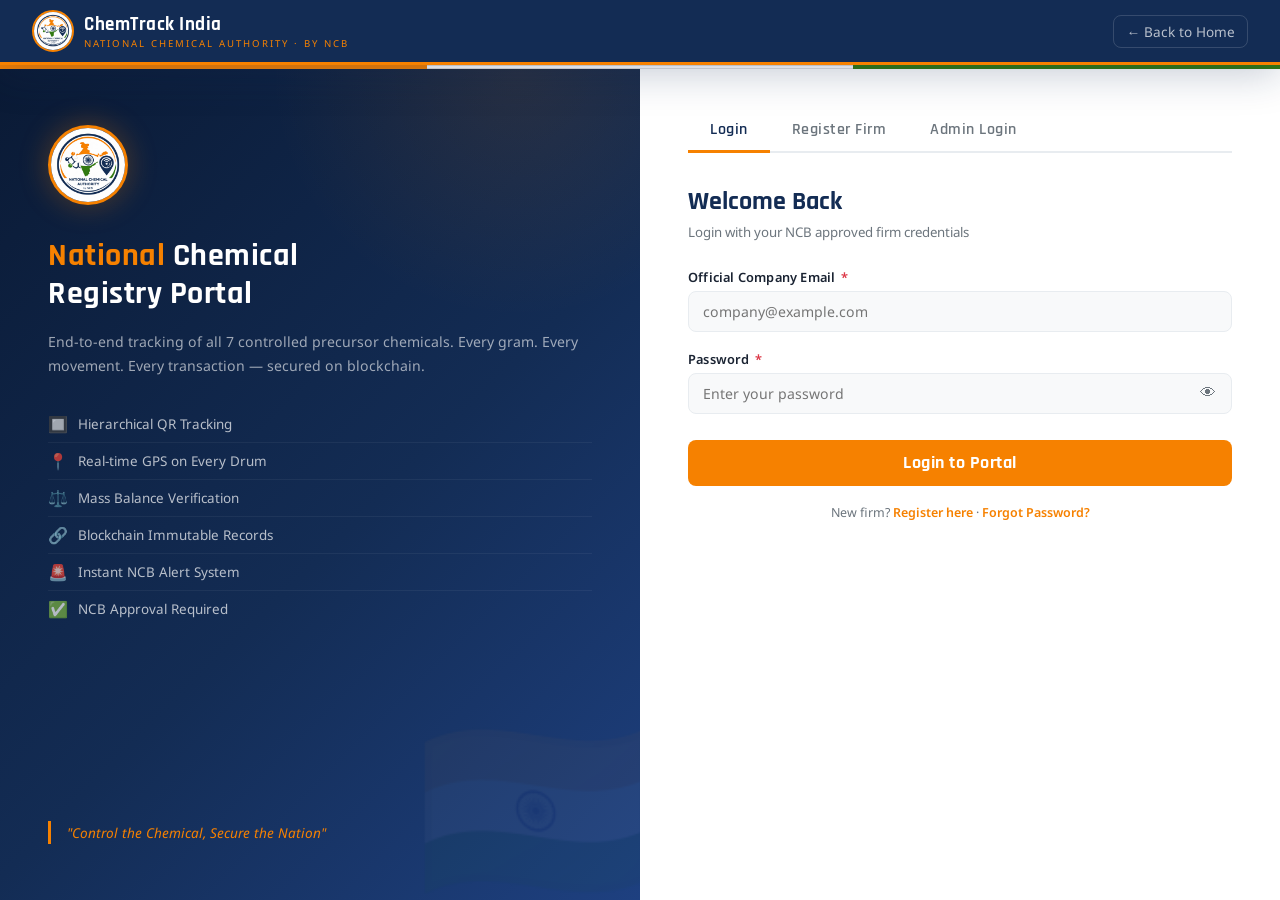
<file: login.html>
<!DOCTYPE html>
<html lang="en">
<head>
  <meta charset="UTF-8"/>
  <meta name="viewport" content="width=device-width, initial-scale=1.0"/>
  <title>Login / Register — ChemTrack India</title>
  <link rel="icon" type="image/png" href="logo.png"/>
  <link rel="stylesheet" href="login.css"/>
</head>
<body>

<!-- NAVBAR -->
<nav class="navbar">
  <a href="index.html" class="nav-brand">
    <img src="logo.png" alt="Logo" class="nav-logo"/>
    <div class="nav-title">
      <span>ChemTrack India</span>
      <span>National Chemical Authority · by NCB</span>
    </div>
  </a>
  <a href="index.html" class="nav-back">← Back to Home</a>
</nav>
<div class="tricolor-bar"><span></span><span></span><span></span></div>

<div class="auth-wrapper">

  <!-- LEFT PANEL -->
  <div class="auth-left">
    <img src="logo.png" class="auth-left-logo"/>
    <h2><span>National</span> Chemical<br/>Registry Portal</h2>
    <p>End-to-end tracking of all 7 controlled precursor chemicals. Every gram. Every movement. Every transaction — secured on blockchain.</p>
    <ul class="left-features">
      <li><span>🔲</span> Hierarchical QR Tracking</li>
      <li><span>📍</span> Real-time GPS on Every Drum</li>
      <li><span>⚖️</span> Mass Balance Verification</li>
      <li><span>🔗</span> Blockchain Immutable Records</li>
      <li><span>🚨</span> Instant NCB Alert System</li>
      <li><span>✅</span> NCB Approval Required</li>
    </ul>
    <p class="auth-left-tagline">"Control the Chemical, Secure the Nation"</p>
  </div>

  <!-- RIGHT PANEL -->
  <div class="auth-right">

    <!-- MAIN TABS -->
    <div class="auth-tabs">
      <button class="tab-btn active" onclick="switchTab('login')">Login</button>
      <button class="tab-btn" onclick="switchTab('register')">Register Firm</button>
      <button class="tab-btn" onclick="switchTab('admin')">Admin Login</button>
    </div>

    <!-- ══════════ LOGIN ══════════ -->
    <div class="form-section active" id="tab-login">
      <h2 class="form-title">Welcome Back</h2>
      <p class="form-subtitle">Login with your NCB approved firm credentials</p>

      <div class="alert" id="login-alert"></div>

      <!-- PENDING STATUS BOX — shown if user registered but not approved -->
      <div class="pending-box" id="pending-box" style="display:none;">
        <span class="pending-icon">⏳</span>
        <div>
          <p class="pending-title">Registration Under Review</p>
          <p class="pending-desc">Your firm registration is pending NCB approval. You will receive an email once approved. This process takes 3–5 working days.</p>
        </div>
      </div>

      <div class="form-group">
        <label class="form-label">Official Company Email <span>*</span></label>
        <input type="email" class="form-input" id="login-email" placeholder="company@example.com"/>
        <div class="input-error" id="err-login-email">Please enter valid email</div>
      </div>

      <div class="form-group">
        <label class="form-label">Password <span>*</span></label>
        <div class="password-wrapper">
          <input type="password" class="form-input" id="login-password" placeholder="Enter your password"/>
          <button class="toggle-password" onclick="togglePass('login-password',this)">👁</button>
        </div>
        <div class="input-error" id="err-login-pass">Password is required</div>
      </div>

      <button class="btn-submit orange" onclick="handleLogin()">Login to Portal</button>

      <div class="auth-note">
        New firm? <a href="#" onclick="switchTab('register')">Register here</a> ·
        <a href="#">Forgot Password?</a>
      </div>
    </div>

    <!-- ══════════ REGISTER ══════════ -->
    <div class="form-section" id="tab-register">
      <h2 class="form-title">Register Your Firm</h2>
      <p class="form-subtitle">Select category first — only your relevant documents will appear</p>

      <div class="alert" id="register-alert"></div>

      <!-- STEP 1: CATEGORY -->
      <div class="section-divider">📂 Step 1 — Select Your Category</div>
      <div class="category-grid">
        <label class="category-card" onclick="selectCategory('manufacturer',this)">
          <input type="radio" name="cat" value="manufacturer"/>
          <span class="category-icon">🏭</span>
          <span class="category-name">Manufacturer</span>
          <span class="category-desc">Chemical producer</span>
        </label>
        <label class="category-card" onclick="selectCategory('distributor',this)">
          <input type="radio" name="cat" value="distributor"/>
          <span class="category-icon">🚚</span>
          <span class="category-name">Distributor</span>
          <span class="category-desc">Supply chain</span>
        </label>
        <label class="category-card" onclick="selectCategory('supplier',this)">
          <input type="radio" name="cat" value="supplier"/>
          <span class="category-icon">📦</span>
          <span class="category-name">Supplier</span>
          <span class="category-desc">Raw material</span>
        </label>
        <label class="category-card" onclick="selectCategory('consumer',this)">
          <input type="radio" name="cat" value="consumer"/>
          <span class="category-icon">🏥</span>
          <span class="category-name">Consumer</span>
          <span class="category-desc">Hospital/Pharma</span>
        </label>
        <label class="category-card" onclick="selectCategory('retailer',this)">
          <input type="radio" name="cat" value="retailer"/>
          <span class="category-icon">🏪</span>
          <span class="category-name">Retailer</span>
          <span class="category-desc">End retail</span>
        </label>
        <label class="category-card" onclick="selectCategory('exporter',this)">
          <input type="radio" name="cat" value="exporter"/>
          <span class="category-icon">✈️</span>
          <span class="category-name">Exporter</span>
          <span class="category-desc">Export/Import</span>
        </label>
      </div>

      <!-- FORM FIELDS — shown after category select -->
      <div id="reg-form-body" style="display:none;">

        <!-- COMMON FIELDS -->
        <div class="section-divider">🏢 Company Details</div>
        <div class="form-row">
          <div class="form-group">
            <label class="form-label">Company Name <span>*</span></label>
            <input type="text" class="form-input" placeholder="Legal company name"/>
          </div>
          <div class="form-group">
            <label class="form-label">URN Number <span>*</span></label>
            <input type="text" class="form-input" placeholder="NCB URN number"/>
          </div>
        </div>
        <div class="form-row">
          <div class="form-group">
            <label class="form-label">GST Number <span>*</span></label>
            <input type="text" class="form-input" placeholder="22AAAAA0000A1Z5"/>
          </div>
          <div class="form-group">
            <label class="form-label">PAN Number <span>*</span></label>
            <input type="text" class="form-input" placeholder="ABCDE1234F"/>
          </div>
        </div>
        <div class="form-row">
          <div class="form-group">
            <label class="form-label">State <span>*</span></label>
            <select class="form-input">
              <option value="">Select State</option>
              <option>Delhi</option><option>Haryana</option>
              <option>Maharashtra</option><option>Gujarat</option>
              <option>Punjab</option><option>Uttar Pradesh</option>
              <option>Rajasthan</option><option>Tamil Nadu</option>
              <option>Karnataka</option><option>West Bengal</option>
            </select>
          </div>
          <div class="form-group">
            <label class="form-label">City <span>*</span></label>
            <input type="text" class="form-input" placeholder="City name"/>
          </div>
        </div>
        <div class="form-group">
          <label class="form-label">Full Address <span>*</span></label>
          <input type="text" class="form-input" placeholder="Street, Area, Pincode"/>
        </div>

        <!-- CONTACT -->
        <div class="section-divider">👤 Contact Person</div>
        <div class="form-row">
          <div class="form-group">
            <label class="form-label">Owner / Director Name <span>*</span></label>
            <input type="text" class="form-input" placeholder="Full name"/>
          </div>
          <div class="form-group">
            <label class="form-label">Designation <span>*</span></label>
            <input type="text" class="form-input" placeholder="MD / CEO / Partner"/>
          </div>
        </div>
        <div class="form-row">
          <div class="form-group">
            <label class="form-label">Official Email <span>*</span></label>
            <input type="email" class="form-input" id="reg-email" placeholder="company@example.com"/>
          </div>
          <div class="form-group">
            <label class="form-label">Phone Number <span>*</span></label>
            <input type="tel" class="form-input" placeholder="+91 XXXXX XXXXX"/>
          </div>
        </div>

        <!-- COMMON DOCUMENTS -->
        <div class="section-divider">📄 Common Documents</div>
        <div class="form-row">
          <div class="form-group">
            <label class="form-label">GST Certificate <span>*</span></label>
            <div class="file-upload">
              <input type="file" accept=".pdf,.jpg,.png" onchange="showFileName(this,'gst-name')"/>
              <span class="file-upload-icon">📄</span>
              <p class="file-upload-text"><strong>Click to upload</strong> GST Certificate</p>
              <p class="file-name" id="gst-name"></p>
            </div>
          </div>
          <div class="form-group">
            <label class="form-label">URN Certificate <span>*</span></label>
            <div class="file-upload">
              <input type="file" accept=".pdf,.jpg,.png" onchange="showFileName(this,'urn-name')"/>
              <span class="file-upload-icon">🏛️</span>
              <p class="file-upload-text"><strong>Click to upload</strong> NCB URN Certificate</p>
              <p class="file-name" id="urn-name"></p>
            </div>
          </div>
        </div>

        <!-- ── MANUFACTURER SPECIFIC ── -->
        <div class="dynamic-fields" id="fields-manufacturer">
          <div class="section-divider">🏭 Manufacturer Documents</div>
          <div class="form-row">
            <div class="form-group">
              <label class="form-label">CBN License Number <span>*</span></label>
              <input type="text" class="form-input" placeholder="CBN Mfg License No."/>
            </div>
            <div class="form-group">
              <label class="form-label">Annual Production Capacity (kg) <span>*</span></label>
              <input type="number" class="form-input" placeholder="e.g. 5000"/>
            </div>
          </div>
          <div class="form-group">
            <label class="form-label">Drug Manufacturing License (Form 25) <span>*</span></label>
            <div class="file-upload">
              <input type="file" accept=".pdf" onchange="showFileName(this,'mfr-lic-name')"/>
              <span class="file-upload-icon">📋</span>
              <p class="file-upload-text"><strong>Upload</strong> Manufacturing License</p>
              <p class="file-name" id="mfr-lic-name"></p>
            </div>
          </div>
          <div class="form-group">
            <label class="form-label">Chemicals You Manufacture <span>*</span></label>
            <div class="check-grid">
              <label class="check-item"><input type="checkbox"/> Acetic Anhydride</label>
              <label class="check-item"><input type="checkbox"/> Ephedrine</label>
              <label class="check-item"><input type="checkbox"/> Pseudoephedrine</label>
              <label class="check-item"><input type="checkbox"/> Potassium Permanganate</label>
              <label class="check-item"><input type="checkbox"/> N-Acetylanthranilic Acid</label>
              <label class="check-item"><input type="checkbox"/> Norephedrine</label>
              <label class="check-item"><input type="checkbox"/> Piperonal</label>
            </div>
          </div>
        </div>

        <!-- ── DISTRIBUTOR SPECIFIC ── -->
        <div class="dynamic-fields" id="fields-distributor">
          <div class="section-divider">🚚 Distributor Documents</div>
          <div class="form-row">
            <div class="form-group">
              <label class="form-label">Distribution License No. <span>*</span></label>
              <input type="text" class="form-input" placeholder="State Drug License No."/>
            </div>
            <div class="form-group">
              <label class="form-label">Service Area Coverage <span>*</span></label>
              <select class="form-input">
                <option value="">Select coverage</option>
                <option>City Level</option>
                <option>District Level</option>
                <option>State Level</option>
                <option>Multi-State</option>
                <option>Pan India</option>
              </select>
            </div>
          </div>
          <div class="form-group">
            <label class="form-label">Warehouse Address <span>*</span></label>
            <input type="text" class="form-input" placeholder="Warehouse / Storage location"/>
          </div>
          <div class="form-group">
            <label class="form-label">Distribution License Certificate <span>*</span></label>
            <div class="file-upload">
              <input type="file" accept=".pdf" onchange="showFileName(this,'dist-lic-name')"/>
              <span class="file-upload-icon">📋</span>
              <p class="file-upload-text"><strong>Upload</strong> Distribution License</p>
              <p class="file-name" id="dist-lic-name"></p>
            </div>
          </div>
        </div>

        <!-- ── SUPPLIER SPECIFIC ── -->
        <div class="dynamic-fields" id="fields-supplier">
          <div class="section-divider">📦 Supplier Documents</div>
          <div class="form-row">
            <div class="form-group">
              <label class="form-label">Wholesale Drug License No. <span>*</span></label>
              <input type="text" class="form-input" placeholder="WDL Number"/>
            </div>
            <div class="form-group">
              <label class="form-label">Raw Materials Supplied <span>*</span></label>
              <input type="text" class="form-input" placeholder="e.g. Acetic Acid, Glacial"/>
            </div>
          </div>
          <div class="form-group">
            <label class="form-label">Supplier License Document <span>*</span></label>
            <div class="file-upload">
              <input type="file" accept=".pdf" onchange="showFileName(this,'supp-lic-name')"/>
              <span class="file-upload-icon">📋</span>
              <p class="file-upload-text"><strong>Upload</strong> Supplier License</p>
              <p class="file-name" id="supp-lic-name"></p>
            </div>
          </div>
        </div>

        <!-- ── CONSUMER SPECIFIC ── -->
        <div class="dynamic-fields" id="fields-consumer">
          <div class="section-divider">🏥 Consumer / Hospital / Pharma Documents</div>
          <div class="form-row">
            <div class="form-group">
              <label class="form-label">Drug License No. <span>*</span></label>
              <input type="text" class="form-input" placeholder="Form 20/21 number"/>
            </div>
            <div class="form-group">
              <label class="form-label">Monthly Chemical Need (kg)</label>
              <input type="number" class="form-input" placeholder="Estimated kg/month"/>
            </div>
          </div>
          <div class="form-group">
            <label class="form-label">Purpose of Chemical Use <span>*</span></label>
            <select class="form-input">
              <option value="">Select purpose</option>
              <option>Pharmaceutical Manufacturing</option>
              <option>Hospital / Medical Use</option>
              <option>Research & Development</option>
              <option>Industrial Use</option>
            </select>
          </div>
          <div class="form-group">
            <label class="form-label">Drug License Certificate <span>*</span></label>
            <div class="file-upload">
              <input type="file" accept=".pdf" onchange="showFileName(this,'cons-lic-name')"/>
              <span class="file-upload-icon">📋</span>
              <p class="file-upload-text"><strong>Upload</strong> Drug License (Form 20/21)</p>
              <p class="file-name" id="cons-lic-name"></p>
            </div>
          </div>
        </div>

        <!-- ── RETAILER SPECIFIC ── -->
        <div class="dynamic-fields" id="fields-retailer">
          <div class="section-divider">🏪 Retailer Documents</div>
          <div class="form-row">
            <div class="form-group">
              <label class="form-label">Retail Drug License No. <span>*</span></label>
              <input type="text" class="form-input" placeholder="RDL Number"/>
            </div>
            <div class="form-group">
              <label class="form-label">Shop Registration No. <span>*</span></label>
              <input type="text" class="form-input" placeholder="Shop Act Number"/>
            </div>
          </div>
          <div class="form-group">
            <label class="form-label">Retail License Certificate <span>*</span></label>
            <div class="file-upload">
              <input type="file" accept=".pdf" onchange="showFileName(this,'ret-lic-name')"/>
              <span class="file-upload-icon">📋</span>
              <p class="file-upload-text"><strong>Upload</strong> Retail License</p>
              <p class="file-name" id="ret-lic-name"></p>
            </div>
          </div>
        </div>

        <!-- ── EXPORTER SPECIFIC ── -->
        <div class="dynamic-fields" id="fields-exporter">
          <div class="section-divider">✈️ Exporter / Importer Documents</div>
          <div class="form-row">
            <div class="form-group">
              <label class="form-label">IEC Code <span>*</span></label>
              <input type="text" class="form-input" placeholder="Import Export Code"/>
            </div>
            <div class="form-group">
              <label class="form-label">DGFT License No. <span>*</span></label>
              <input type="text" class="form-input" placeholder="DGFT number"/>
            </div>
          </div>
          <div class="form-row">
            <div class="form-group">
              <label class="form-label">Export Countries <span>*</span></label>
              <input type="text" class="form-input" placeholder="e.g. USA, Germany, Japan"/>
            </div>
            <div class="form-group">
              <label class="form-label">Annual Export Volume (kg)</label>
              <input type="number" class="form-input" placeholder="Estimated kg/year"/>
            </div>
          </div>
          <div class="form-group">
            <label class="form-label">IEC Certificate <span>*</span></label>
            <div class="file-upload">
              <input type="file" accept=".pdf" onchange="showFileName(this,'iec-name')"/>
              <span class="file-upload-icon">📋</span>
              <p class="file-upload-text"><strong>Upload</strong> IEC Certificate</p>
              <p class="file-name" id="iec-name"></p>
            </div>
          </div>
        </div>

        <!-- PASSWORD -->
        <div class="section-divider">🔐 Set Login Credentials</div>
        <div class="form-row">
          <div class="form-group">
            <label class="form-label">Create Password <span>*</span></label>
            <div class="password-wrapper">
              <input type="password" class="form-input" id="reg-pass" placeholder="Min 8 characters"/>
              <button class="toggle-password" onclick="togglePass('reg-pass',this)">👁</button>
            </div>
            <p class="input-hint">Min 8 chars, 1 uppercase, 1 number, 1 special char</p>
          </div>
          <div class="form-group">
            <label class="form-label">Confirm Password <span>*</span></label>
            <div class="password-wrapper">
              <input type="password" class="form-input" id="reg-pass-confirm" placeholder="Re-enter password"/>
              <button class="toggle-password" onclick="togglePass('reg-pass-confirm',this)">👁</button>
            </div>
            <div class="input-error" id="err-pass-match">Passwords do not match</div>
          </div>
        </div>

        <div class="form-group">
          <label class="check-item" style="font-size:0.82rem;color:var(--gray);">
            <input type="checkbox" id="reg-agree"/>
            I certify all information is accurate and I am authorized to register this firm under NDPS Act 1985 and RCSO 2013. False information may result in URN cancellation and legal action.
          </label>
        </div>

        <button class="btn-submit" onclick="handleRegister()">
          Submit for NCB Approval
        </button>

        <p class="auth-note">
          NCB will verify documents within 3–5 working days.
          You will receive email confirmation once approved.
          Already registered? <a href="#" onclick="switchTab('login')">Login here</a>
        </p>

      </div>
    </div>

    <!-- ══════════ ADMIN LOGIN ══════════ -->
    <div class="form-section" id="tab-admin">
      <h2 class="form-title">NCB Admin Login</h2>
      <p class="form-subtitle">Secure multi-factor authentication required</p>

      <div class="admin-notice">
        🔒 Restricted to authorized NCB officers only. All access attempts are logged and monitored by NCB Security Division.
      </div>

      <!-- ATTEMPT DOTS -->
      <div style="text-align:center;margin-bottom:1rem;">
        <p style="font-size:0.78rem;color:var(--gray);margin-bottom:6px;">Login Attempts Remaining</p>
        <div class="attempt-indicators">
          <div class="attempt-dot available" id="dot-1" title="Attempt 1"></div>
          <div class="attempt-dot available" id="dot-2" title="Attempt 2"></div>
          <div class="attempt-dot available" id="dot-3" title="Attempt 3"></div>
        </div>
        <p style="font-size:0.72rem;color:var(--gray);margin-top:4px;" id="attempt-msg">3 attempts before freeze</p>
      </div>

      <!-- FREEZE BOX -->
      <div class="freeze-overlay" id="freeze-overlay">
        <span class="freeze-icon">🔒</span>
        <p class="freeze-title">Account Frozen</p>
        <p class="freeze-timer" id="freeze-timer">60:00</p>
        <p class="freeze-desc">3 failed attempts. Access blocked for 1 hour.<br/>NCB Security Division has been notified.</p>
      </div>

      <!-- ADMIN FORM -->
      <div id="admin-form-fields">
        <div class="alert" id="admin-alert"></div>

        <div class="form-group">
          <label class="form-label">Admin Email ID <span>*</span></label>
          <input type="email" class="form-input" id="admin-email" placeholder="ncb.officer@gov.in"/>
        </div>

        <div class="form-group">
          <label class="form-label">Password <span>*</span></label>
          <div class="password-wrapper">
            <input type="password" class="form-input" id="admin-password" placeholder="Admin password"/>
            <button class="toggle-password" onclick="togglePass('admin-password',this)">👁</button>
          </div>
        </div>

        <div class="section-divider">🔑 Security Passkeys</div>
        <p style="font-size:0.8rem;color:var(--gray);margin-bottom:1rem;">Both passkeys are required. Issued by NCB HQ only.</p>

        <div class="form-row">
          <div class="form-group">
            <label class="form-label">Passkey 1 <span>*</span></label>
            <div class="password-wrapper">
              <input type="password" class="form-input" id="admin-pk1" placeholder="8-digit key" maxlength="8"/>
              <button class="toggle-password" onclick="togglePass('admin-pk1',this)">👁</button>
            </div>
          </div>
          <div class="form-group">
            <label class="form-label">Passkey 2 <span>*</span></label>
            <div class="password-wrapper">
              <input type="password" class="form-input" id="admin-pk2" placeholder="8-digit key" maxlength="8"/>
              <button class="toggle-password" onclick="togglePass('admin-pk2',this)">👁</button>
            </div>
          </div>
        </div>

        <button class="btn-submit" onclick="handleAdminLogin()">🔐 Secure Admin Login</button>
      </div>

      <p class="auth-note">Lost passkeys? Contact <a href="#">security@ncb.gov.in</a></p>
    </div>

  </div>
</div>

<script src="login.js"></script>
</body>
</html>
</file>
<file: landing.css>
/* ==========================================
   ChemTrack India — Landing Page CSS
   Colors from Logo:
   Navy Blue : #132c54
   Orange    : #f68100
   Green     : #337a12
   White     : #ffffff
   ========================================== */

/* Google Fonts */
@import url('https://fonts.googleapis.com/css2?family=Rajdhani:wght@400;500;600;700&family=Noto+Sans:wght@300;400;500;600;700&display=swap');

/* CSS Variables */
:root {
  --navy:       #132c54;
  --navy-dark:  #0a1a35;
  --navy-light: #1e4080;
  --orange:     #f68100;
  --orange-dark:#c96800;
  --green:      #337a12;
  --green-light:#4a9e1a;
  --white:      #ffffff;
  --off-white:  #f8f9fa;
  --gray-light: #e8ecf0;
  --gray:       #6c757d;
  --text-dark:  #1a2332;
  --shadow:     0 4px 20px rgba(19,44,84,0.15);
  --shadow-lg:  0 8px 40px rgba(19,44,84,0.25);
  --radius:     8px;
  --radius-lg:  16px;
  --transition: all 0.3s ease;
}

/* Reset */
* { margin: 0; padding: 0; box-sizing: border-box; }

html { scroll-behavior: smooth; }

body {
  font-family: 'Noto Sans', sans-serif;
  color: var(--text-dark);
  background: var(--white);
  overflow-x: hidden;
}

h1, h2, h3, h4 {
  font-family: 'Rajdhani', sans-serif;
  letter-spacing: 0.5px;
}

/* ==========================================
   NAVBAR
   ========================================== */
.navbar {
  position: fixed;
  top: 0; left: 0; right: 0;
  z-index: 1000;
  background: var(--navy);
  border-bottom: 3px solid var(--orange);
  padding: 0 2rem;
  height: 70px;
  display: flex;
  align-items: center;
  justify-content: space-between;
  box-shadow: var(--shadow-lg);
}

.nav-brand {
  display: flex;
  align-items: center;
  gap: 12px;
  text-decoration: none;
}

.nav-logo {
  height: 48px;
  width: 48px;
  border-radius: 50%;
  border: 2px solid var(--orange);
  object-fit: cover;
}

.nav-title {
  display: flex;
  flex-direction: column;
}

.nav-title span:first-child {
  font-family: 'Rajdhani', sans-serif;
  font-size: 1.4rem;
  font-weight: 700;
  color: var(--white);
  letter-spacing: 1px;
}

.nav-title span:last-child {
  font-size: 0.65rem;
  color: var(--orange);
  letter-spacing: 2px;
  text-transform: uppercase;
}

.nav-links {
  display: flex;
  align-items: center;
  gap: 8px;
  list-style: none;
}

.nav-links a {
  color: rgba(255,255,255,0.85);
  text-decoration: none;
  font-size: 0.85rem;
  font-weight: 500;
  padding: 6px 14px;
  border-radius: var(--radius);
  transition: var(--transition);
  letter-spacing: 0.5px;
}

.nav-links a:hover {
  color: var(--white);
  background: rgba(246,129,0,0.2);
}

.nav-btn {
  background: var(--orange) !important;
  color: var(--white) !important;
  font-weight: 600 !important;
  padding: 8px 20px !important;
  border-radius: var(--radius) !important;
}

.nav-btn:hover {
  background: var(--orange-dark) !important;
  transform: translateY(-1px);
}

.nav-btn-outline {
  border: 1.5px solid rgba(255,255,255,0.4) !important;
}

/* ==========================================
   TRICOLOR BAR (Government Style)
   ========================================== */
.tricolor-bar {
  position: fixed;
  top: 70px;
  left: 0; right: 0;
  z-index: 999;
  display: flex;
  height: 4px;
}

.tricolor-bar span:nth-child(1) { background: var(--orange); flex: 1; }
.tricolor-bar span:nth-child(2) { background: var(--white); flex: 1; border-top: 1px solid #ddd; border-bottom: 1px solid #ddd; }
.tricolor-bar span:nth-child(3) { background: var(--green); flex: 1; }

/* ==========================================
   HERO SECTION
   ========================================== */
.hero {
  margin-top: 74px;
  min-height: calc(100vh - 74px);
  background: linear-gradient(135deg, var(--navy-dark) 0%, var(--navy) 50%, var(--navy-light) 100%);
  display: flex;
  align-items: center;
  position: relative;
  overflow: hidden;
}

.hero::before {
  content: '';
  position: absolute;
  top: -50%;
  right: -10%;
  width: 600px;
  height: 600px;
  background: radial-gradient(circle, rgba(246,129,0,0.12) 0%, transparent 70%);
  pointer-events: none;
}

.hero::after {
  content: '';
  position: absolute;
  bottom: -30%;
  left: -5%;
  width: 400px;
  height: 400px;
  background: radial-gradient(circle, rgba(51,122,18,0.1) 0%, transparent 70%);
  pointer-events: none;
}

/* India map watermark */
.hero-map-bg {
  position: absolute;
  right: 5%;
  top: 50%;
  transform: translateY(-50%);
  opacity: 0.04;
  font-size: 20rem;
  line-height: 1;
  pointer-events: none;
  user-select: none;
}

.hero-container {
  max-width: 1200px;
  margin: 0 auto;
  padding: 4rem 2rem;
  display: grid;
  grid-template-columns: 1fr 1fr;
  gap: 4rem;
  align-items: center;
  position: relative;
  z-index: 2;
  width: 100%;
}

.hero-badge {
  display: inline-flex;
  align-items: center;
  gap: 8px;
  background: rgba(246,129,0,0.15);
  border: 1px solid rgba(246,129,0,0.4);
  color: var(--orange);
  padding: 6px 16px;
  border-radius: 50px;
  font-size: 0.78rem;
  font-weight: 600;
  letter-spacing: 1px;
  text-transform: uppercase;
  margin-bottom: 1.5rem;
}

.hero-badge::before {
  content: '';
  width: 8px;
  height: 8px;
  background: var(--orange);
  border-radius: 50%;
  animation: pulse 2s infinite;
}

@keyframes pulse {
  0%, 100% { opacity: 1; transform: scale(1); }
  50% { opacity: 0.5; transform: scale(1.3); }
}

.hero-title {
  font-size: 3.2rem;
  font-weight: 700;
  color: var(--white);
  line-height: 1.15;
  margin-bottom: 1rem;
  letter-spacing: 1px;
}

.hero-title .highlight {
  color: var(--orange);
}

.hero-title .highlight-green {
  color: #5dc928;
}

.hero-tagline {
  font-size: 1.1rem;
  color: rgba(255,255,255,0.7);
  font-style: italic;
  margin-bottom: 1.5rem;
  padding-left: 1rem;
  border-left: 3px solid var(--orange);
}

.hero-desc {
  font-size: 0.95rem;
  color: rgba(255,255,255,0.65);
  line-height: 1.7;
  margin-bottom: 2.5rem;
}

.hero-buttons {
  display: flex;
  gap: 1rem;
  flex-wrap: wrap;
}

.btn-primary {
  background: var(--orange);
  color: var(--white);
  padding: 14px 32px;
  border-radius: var(--radius);
  font-weight: 700;
  font-size: 0.95rem;
  text-decoration: none;
  transition: var(--transition);
  letter-spacing: 0.5px;
  border: 2px solid var(--orange);
  font-family: 'Rajdhani', sans-serif;
  display: inline-block;
}

.btn-primary:hover {
  background: var(--orange-dark);
  border-color: var(--orange-dark);
  transform: translateY(-2px);
  box-shadow: 0 8px 25px rgba(246,129,0,0.4);
}

.btn-secondary {
  background: transparent;
  color: var(--white);
  padding: 14px 32px;
  border-radius: var(--radius);
  font-weight: 600;
  font-size: 0.95rem;
  text-decoration: none;
  transition: var(--transition);
  border: 2px solid rgba(255,255,255,0.4);
  font-family: 'Rajdhani', sans-serif;
  display: inline-block;
}

.btn-secondary:hover {
  border-color: var(--white);
  background: rgba(255,255,255,0.08);
  transform: translateY(-2px);
}

/* Hero Stats Cards */
.hero-stats {
  display: grid;
  grid-template-columns: 1fr 1fr;
  gap: 1rem;
}

.stat-card {
  background: rgba(255,255,255,0.06);
  border: 1px solid rgba(255,255,255,0.12);
  border-radius: var(--radius-lg);
  padding: 1.5rem;
  text-align: center;
  transition: var(--transition);
  backdrop-filter: blur(10px);
}

.stat-card:hover {
  background: rgba(255,255,255,0.1);
  transform: translateY(-4px);
  border-color: rgba(246,129,0,0.4);
}

.stat-card.orange-accent {
  border-top: 3px solid var(--orange);
}

.stat-card.green-accent {
  border-top: 3px solid var(--green-light);
}

.stat-number {
  font-family: 'Rajdhani', sans-serif;
  font-size: 2rem;
  font-weight: 700;
  color: var(--orange);
  display: block;
  line-height: 1;
  margin-bottom: 4px;
}

.stat-card.green-accent .stat-number {
  color: #5dc928;
}

.stat-label {
  font-size: 0.78rem;
  color: rgba(255,255,255,0.6);
  letter-spacing: 0.5px;
  line-height: 1.3;
}

/* ==========================================
   SECTION: HOW IT WORKS
   ========================================== */
.section {
  padding: 5rem 2rem;
}

.section-gray {
  background: var(--off-white);
}

.container {
  max-width: 1200px;
  margin: 0 auto;
}

.section-badge {
  display: inline-block;
  background: rgba(19,44,84,0.08);
  color: var(--navy);
  padding: 4px 14px;
  border-radius: 50px;
  font-size: 0.75rem;
  font-weight: 600;
  letter-spacing: 2px;
  text-transform: uppercase;
  margin-bottom: 0.8rem;
  border: 1px solid rgba(19,44,84,0.15);
}

.section-title {
  font-size: 2.2rem;
  font-weight: 700;
  color: var(--navy);
  margin-bottom: 0.8rem;
}

.section-title span {
  color: var(--orange);
}

.section-subtitle {
  color: var(--gray);
  font-size: 0.95rem;
  max-width: 600px;
  line-height: 1.6;
}

.title-underline {
  width: 60px;
  height: 4px;
  background: linear-gradient(90deg, var(--orange), var(--green));
  border-radius: 2px;
  margin: 1rem 0 3rem;
}

/* Steps */
.steps-grid {
  display: grid;
  grid-template-columns: repeat(4, 1fr);
  gap: 1.5rem;
  position: relative;
}

.steps-grid::before {
  content: '';
  position: absolute;
  top: 40px;
  left: 10%;
  right: 10%;
  height: 2px;
  background: linear-gradient(90deg, var(--orange), var(--green));
  z-index: 0;
}

.step-card {
  background: var(--white);
  border: 1px solid var(--gray-light);
  border-radius: var(--radius-lg);
  padding: 2rem 1.5rem;
  text-align: center;
  position: relative;
  z-index: 1;
  transition: var(--transition);
  box-shadow: var(--shadow);
}

.step-card:hover {
  transform: translateY(-6px);
  box-shadow: var(--shadow-lg);
  border-color: var(--orange);
}

.step-number {
  width: 56px;
  height: 56px;
  background: var(--navy);
  color: var(--white);
  border-radius: 50%;
  display: flex;
  align-items: center;
  justify-content: center;
  font-family: 'Rajdhani', sans-serif;
  font-size: 1.3rem;
  font-weight: 700;
  margin: 0 auto 1rem;
  border: 3px solid var(--orange);
}

.step-icon {
  font-size: 2rem;
  margin-bottom: 0.8rem;
  display: block;
}

.step-title {
  font-size: 1rem;
  font-weight: 700;
  color: var(--navy);
  margin-bottom: 0.5rem;
}

.step-desc {
  font-size: 0.82rem;
  color: var(--gray);
  line-height: 1.5;
}

/* ==========================================
   SECTION: 4 USER TYPES
   ========================================== */
.users-grid {
  display: grid;
  grid-template-columns: repeat(4, 1fr);
  gap: 1.5rem;
}

.user-card {
  border-radius: var(--radius-lg);
  padding: 2rem 1.5rem;
  text-align: center;
  transition: var(--transition);
  cursor: pointer;
  border: 2px solid transparent;
}

.user-card:hover {
  transform: translateY(-6px);
  box-shadow: var(--shadow-lg);
}

.user-card.ncb {
  background: linear-gradient(135deg, rgba(19,44,84,0.08), rgba(19,44,84,0.03));
  border-color: rgba(19,44,84,0.2);
}
.user-card.ncb:hover { border-color: var(--navy); }

.user-card.manufacturer {
  background: linear-gradient(135deg, rgba(246,129,0,0.08), rgba(246,129,0,0.03));
  border-color: rgba(246,129,0,0.2);
}
.user-card.manufacturer:hover { border-color: var(--orange); }

.user-card.distributor {
  background: linear-gradient(135deg, rgba(51,122,18,0.08), rgba(51,122,18,0.03));
  border-color: rgba(51,122,18,0.2);
}
.user-card.distributor:hover { border-color: var(--green); }

.user-card.consumer {
  background: linear-gradient(135deg, rgba(14,122,187,0.08), rgba(14,122,187,0.03));
  border-color: rgba(14,122,187,0.2);
}
.user-card.consumer:hover { border-color: #0e7abb; }

.user-icon {
  font-size: 3rem;
  display: block;
  margin-bottom: 1rem;
}

.user-title {
  font-size: 1.1rem;
  font-weight: 700;
  color: var(--navy);
  margin-bottom: 0.5rem;
}

.user-desc {
  font-size: 0.82rem;
  color: var(--gray);
  line-height: 1.5;
  margin-bottom: 1.2rem;
}

.user-features {
  list-style: none;
  text-align: left;
}

.user-features li {
  font-size: 0.8rem;
  color: var(--gray);
  padding: 3px 0;
  padding-left: 16px;
  position: relative;
}

.user-features li::before {
  content: '✓';
  position: absolute;
  left: 0;
  color: var(--green);
  font-weight: 700;
}

/* ==========================================
   SECTION: KEY FEATURES (3 Unique)
   ========================================== */
.features-grid {
  display: grid;
  grid-template-columns: repeat(3, 1fr);
  gap: 2rem;
}

.feature-card {
  background: var(--white);
  border-radius: var(--radius-lg);
  padding: 2.5rem 2rem;
  transition: var(--transition);
  border: 1px solid var(--gray-light);
  position: relative;
  overflow: hidden;
  box-shadow: var(--shadow);
}

.feature-card::before {
  content: '';
  position: absolute;
  top: 0;
  left: 0;
  right: 0;
  height: 4px;
}

.feature-card.orange::before { background: var(--orange); }
.feature-card.navy::before   { background: var(--navy); }
.feature-card.green::before  { background: var(--green); }

.feature-card:hover {
  transform: translateY(-6px);
  box-shadow: var(--shadow-lg);
}

.feature-tag {
  display: inline-block;
  background: rgba(246,129,0,0.1);
  color: var(--orange);
  padding: 3px 10px;
  border-radius: 50px;
  font-size: 0.7rem;
  font-weight: 700;
  letter-spacing: 1px;
  text-transform: uppercase;
  margin-bottom: 1rem;
}

.feature-card.navy .feature-tag {
  background: rgba(19,44,84,0.1);
  color: var(--navy);
}

.feature-card.green .feature-tag {
  background: rgba(51,122,18,0.1);
  color: var(--green);
}

.feature-icon {
  font-size: 2.5rem;
  margin-bottom: 1rem;
  display: block;
}

.feature-title {
  font-size: 1.2rem;
  font-weight: 700;
  color: var(--navy);
  margin-bottom: 0.8rem;
}

.feature-desc {
  font-size: 0.88rem;
  color: var(--gray);
  line-height: 1.65;
}

/* ==========================================
   SECTION: STATS BANNER
   ========================================== */
.stats-banner {
  background: linear-gradient(135deg, var(--navy-dark) 0%, var(--navy) 100%);
  padding: 4rem 2rem;
  position: relative;
  overflow: hidden;
}

.stats-banner::before {
  content: '';
  position: absolute;
  top: 0; left: 0; right: 0; bottom: 0;
  background: url("data:image/svg+xml,%3Csvg width='60' height='60' viewBox='0 0 60 60' xmlns='http://www.w3.org/2000/svg'%3E%3Cg fill='none' fill-rule='evenodd'%3E%3Cg fill='%23ffffff' fill-opacity='0.03'%3E%3Cpath d='M36 34v-4h-2v4h-4v2h4v4h2v-4h4v-2h-4zm0-30V0h-2v4h-4v2h4v4h2V6h4V4h-4zM6 34v-4H4v4H0v2h4v4h2v-4h4v-2H6zM6 4V0H4v4H0v2h4v4h2V6h4V4H6z'/%3E%3C/g%3E%3C/g%3E%3C/svg%3E");
}

.stats-banner-grid {
  display: grid;
  grid-template-columns: repeat(4, 1fr);
  gap: 2rem;
  position: relative;
  z-index: 1;
}

.banner-stat {
  text-align: center;
  padding: 1rem;
  border-right: 1px solid rgba(255,255,255,0.1);
}

.banner-stat:last-child { border-right: none; }

.banner-number {
  font-family: 'Rajdhani', sans-serif;
  font-size: 2.5rem;
  font-weight: 700;
  color: var(--orange);
  display: block;
  line-height: 1;
  margin-bottom: 6px;
}

.banner-label {
  font-size: 0.82rem;
  color: rgba(255,255,255,0.6);
  line-height: 1.4;
}

/* ==========================================
   SECTION: PROBLEM + SOLUTION
   ========================================== */
.problem-solution {
  display: grid;
  grid-template-columns: 1fr 1fr;
  gap: 3rem;
  align-items: start;
}

.problem-box, .solution-box {
  border-radius: var(--radius-lg);
  padding: 2.5rem;
}

.problem-box {
  background: rgba(220,53,69,0.04);
  border: 1.5px solid rgba(220,53,69,0.2);
}

.solution-box {
  background: rgba(51,122,18,0.04);
  border: 1.5px solid rgba(51,122,18,0.2);
}

.box-title {
  font-size: 1.3rem;
  font-weight: 700;
  margin-bottom: 1.5rem;
  display: flex;
  align-items: center;
  gap: 10px;
}

.problem-box .box-title { color: #c0392b; }
.solution-box .box-title { color: var(--green); }

.problem-list, .solution-list {
  list-style: none;
}

.problem-list li, .solution-list li {
  padding: 8px 0;
  font-size: 0.9rem;
  color: var(--text-dark);
  border-bottom: 1px solid rgba(0,0,0,0.05);
  display: flex;
  align-items: flex-start;
  gap: 10px;
  line-height: 1.5;
}

.problem-list li::before {
  content: '✗';
  color: #c0392b;
  font-weight: 700;
  flex-shrink: 0;
  margin-top: 1px;
}

.solution-list li::before {
  content: '✓';
  color: var(--green);
  font-weight: 700;
  flex-shrink: 0;
  margin-top: 1px;
}

/* ==========================================
   CTA SECTION
   ========================================== */
.cta-section {
  background: linear-gradient(135deg, var(--orange) 0%, var(--orange-dark) 100%);
  padding: 5rem 2rem;
  text-align: center;
  position: relative;
  overflow: hidden;
}

.cta-section::before {
  content: '🇮🇳';
  position: absolute;
  right: 5%;
  top: 50%;
  transform: translateY(-50%);
  font-size: 15rem;
  opacity: 0.08;
}

.cta-title {
  font-size: 2.5rem;
  font-weight: 700;
  color: var(--white);
  margin-bottom: 1rem;
}

.cta-subtitle {
  font-size: 1rem;
  color: rgba(255,255,255,0.85);
  margin-bottom: 2.5rem;
  max-width: 600px;
  margin-left: auto;
  margin-right: auto;
  line-height: 1.6;
}

.cta-buttons {
  display: flex;
  gap: 1rem;
  justify-content: center;
  flex-wrap: wrap;
}

.btn-white {
  background: var(--white);
  color: var(--orange);
  padding: 14px 36px;
  border-radius: var(--radius);
  font-weight: 700;
  font-size: 1rem;
  text-decoration: none;
  transition: var(--transition);
  font-family: 'Rajdhani', sans-serif;
  border: 2px solid var(--white);
  display: inline-block;
}

.btn-white:hover {
  background: transparent;
  color: var(--white);
  transform: translateY(-2px);
  box-shadow: 0 8px 25px rgba(0,0,0,0.2);
}

.btn-outline-white {
  background: transparent;
  color: var(--white);
  padding: 14px 36px;
  border-radius: var(--radius);
  font-weight: 600;
  font-size: 1rem;
  text-decoration: none;
  transition: var(--transition);
  font-family: 'Rajdhani', sans-serif;
  border: 2px solid rgba(255,255,255,0.6);
  display: inline-block;
}

.btn-outline-white:hover {
  border-color: var(--white);
  background: rgba(255,255,255,0.1);
  transform: translateY(-2px);
}

/* ==========================================
   FOOTER
   ========================================== */
.footer {
  background: var(--navy-dark);
  padding: 3rem 2rem 1.5rem;
  border-top: 3px solid var(--orange);
}

.footer-grid {
  display: grid;
  grid-template-columns: 2fr 1fr 1fr 1fr;
  gap: 3rem;
  max-width: 1200px;
  margin: 0 auto;
  padding-bottom: 2rem;
  border-bottom: 1px solid rgba(255,255,255,0.1);
}

.footer-brand {
  display: flex;
  align-items: center;
  gap: 12px;
  margin-bottom: 1rem;
}

.footer-logo {
  height: 40px;
  width: 40px;
  border-radius: 50%;
  object-fit: cover;
  border: 2px solid var(--orange);
}

.footer-name {
  font-family: 'Rajdhani', sans-serif;
  font-size: 1.2rem;
  font-weight: 700;
  color: var(--white);
}

.footer-desc {
  font-size: 0.82rem;
  color: rgba(255,255,255,0.5);
  line-height: 1.6;
  margin-bottom: 1rem;
}

.footer-tagline {
  font-size: 0.78rem;
  color: var(--orange);
  font-style: italic;
  font-weight: 500;
}

.footer-heading {
  font-family: 'Rajdhani', sans-serif;
  font-size: 1rem;
  font-weight: 700;
  color: var(--white);
  margin-bottom: 1rem;
  letter-spacing: 1px;
  text-transform: uppercase;
}

.footer-links {
  list-style: none;
}

.footer-links li {
  margin-bottom: 6px;
}

.footer-links a {
  color: rgba(255,255,255,0.5);
  text-decoration: none;
  font-size: 0.85rem;
  transition: var(--transition);
}

.footer-links a:hover {
  color: var(--orange);
}

.footer-bottom {
  max-width: 1200px;
  margin: 1.5rem auto 0;
  display: flex;
  justify-content: space-between;
  align-items: center;
  flex-wrap: wrap;
  gap: 1rem;
}

.footer-bottom p {
  font-size: 0.78rem;
  color: rgba(255,255,255,0.35);
}

.footer-bottom span {
  color: var(--orange);
}

.gov-logos {
  display: flex;
  align-items: center;
  gap: 16px;
}

.gov-tag {
  font-size: 0.7rem;
  color: rgba(255,255,255,0.35);
  letter-spacing: 1px;
  text-transform: uppercase;
}

/* ==========================================
   SCROLL TO TOP
   ========================================== */
.scroll-top {
  position: fixed;
  bottom: 2rem;
  right: 2rem;
  width: 44px;
  height: 44px;
  background: var(--orange);
  color: var(--white);
  border: none;
  border-radius: 50%;
  cursor: pointer;
  font-size: 1.2rem;
  display: none;
  align-items: center;
  justify-content: center;
  box-shadow: var(--shadow-lg);
  transition: var(--transition);
  z-index: 999;
}

.scroll-top:hover {
  background: var(--orange-dark);
  transform: translateY(-3px);
}

.scroll-top.visible { display: flex; }

/* Animations */
@keyframes fadeInUp {
  from { opacity: 0; transform: translateY(30px); }
  to   { opacity: 1; transform: translateY(0); }
}

.animate {
  animation: fadeInUp 0.6s ease forwards;
}

.delay-1 { animation-delay: 0.1s; }
.delay-2 { animation-delay: 0.2s; }
.delay-3 { animation-delay: 0.3s; }
.delay-4 { animation-delay: 0.4s; }

/* ============================================================
   CHEMTRACK INDIA — GLOBAL RESPONSIVE MEDIA QUERIES
   Screens: Mobile XS (360) → Mobile (480) → Tablet (768) 
            → Desktop (1024) → Large Desktop / TV (1600+)
   ============================================================ */


/* ==========================================
   TV / LARGE SCREENS (1600px+)
   ========================================== */
@media (min-width: 1600px) {
  :root { --sidebar-w: 280px; --navbar-h: 70px; }

  /* Landing */
  .hero-container, .container, .footer-grid, .footer-bottom { max-width: 1440px; }
  .hero-title    { font-size: 3.8rem; }
  .section-title { font-size: 2.6rem; }
  .cta-title     { font-size: 3rem; }
  .banner-number { font-size: 3rem; }
  .stat-number   { font-size: 2.4rem; }
  .section       { padding: 6rem 2rem; }

  /* Dashboard / Portal */
  .cards-grid    { grid-template-columns: repeat(5, 1fr); }
  .qa-grid       { grid-template-columns: repeat(5, 1fr); }
  .dash-main     { padding: 2.5rem 3rem; }
  .data-table th, .data-table td { padding: 14px 18px; font-size: 0.92rem; }
  .summary-card  { padding: 1.8rem; }

  /* Login */
  .auth-left h2  { font-size: 2.5rem; }
  .form-title    { font-size: 2rem; }
}


/* ==========================================
   LARGE DESKTOP (1280px – 1599px)
   ========================================== */
@media (min-width: 1280px) and (max-width: 1599px) {
  .hero-title    { font-size: 3.4rem; }
  .section-title { font-size: 2.4rem; }
}


/* ==========================================
   TABLET LANDSCAPE / SMALL DESKTOP (768px – 1024px)
   ========================================== */
@media (max-width: 1024px) {

  /* ── LANDING ── */
  .hero-title     { font-size: 2.6rem; }
  .hero-container { gap: 2.5rem; }
  .steps-grid     { grid-template-columns: repeat(2, 1fr); }
  .steps-grid::before { display: none; }
  .users-grid     { grid-template-columns: repeat(2, 1fr); }
  .features-grid  { grid-template-columns: repeat(2, 1fr); }
  .stats-banner-grid { grid-template-columns: repeat(2, 1fr); }
  .banner-stat    { border-right: none; border-bottom: 1px solid rgba(255,255,255,0.1); }
  .banner-stat:nth-child(odd) { border-right: 1px solid rgba(255,255,255,0.1); }
  .banner-stat:nth-child(2n) { border-bottom: none; }
  .footer-grid    { grid-template-columns: 1fr 1fr; gap: 2rem; }

  /* ── DASHBOARD / PORTALS ── */
  :root { --sidebar-w: 200px; }
  .cards-grid     { grid-template-columns: repeat(2, 1fr); }
  .qa-grid        { grid-template-columns: repeat(2, 1fr); }
  .form-row       { grid-template-columns: 1fr; }
  .qr-child-grid  { grid-template-columns: repeat(3, 1fr); }
  .qr-master-body { grid-template-columns: 1fr; }
  .qr-code-box    { margin-bottom: 1rem; }

  /* ── ADMIN ── */
  .admin-cards-grid { grid-template-columns: repeat(2, 1fr) !important; }
  .reg-table-wrap   { overflow-x: auto; }
}


/* ==========================================
   TABLET PORTRAIT (576px – 768px)
   ========================================== */
@media (max-width: 768px) {

  /* ── NAVBAR ── */
  .navbar   { padding: 0 1.2rem; height: 64px; }
  .tricolor-bar { top: 64px; }
  .hero     { margin-top: 68px; min-height: calc(100vh - 68px); }
  .nav-links        { display: none; }
  .nav-links.open   {
    display: flex;
    flex-direction: column;
    position: fixed;
    top: 64px;
    left: 0; right: 0;
    background: var(--navy-dark);
    padding: 1rem;
    z-index: 998;
    gap: 4px;
    border-bottom: 3px solid var(--orange);
    box-shadow: 0 8px 24px rgba(0,0,0,0.3);
  }
  .nav-links.open a { padding: 10px 16px; border-radius: var(--radius); }
  .nav-hamburger    { display: flex !important; }

  /* ── HERO ── */
  .hero-container {
    grid-template-columns: 1fr;
    gap: 2.5rem;
    padding: 3rem 1.5rem;
    text-align: center;
  }
  .hero-title    { font-size: 2.2rem; }
  .hero-tagline  { text-align: left; }
  .hero-buttons  { justify-content: center; }
  .hero-map-bg   { font-size: 12rem; opacity: 0.03; }
  .hero-stats    { grid-template-columns: repeat(2, 1fr); }

  /* ── SECTIONS ── */
  .section       { padding: 3.5rem 1.5rem; }
  .section-title { font-size: 1.8rem; }
  .steps-grid    { grid-template-columns: 1fr 1fr; gap: 1rem; }
  .users-grid    { grid-template-columns: 1fr 1fr; gap: 1rem; }
  .features-grid { grid-template-columns: 1fr; }
  .problem-solution { grid-template-columns: 1fr; gap: 1.5rem; }
  .problem-box, .solution-box { padding: 1.8rem; }
  .cta-title     { font-size: 1.8rem; }
  .cta-section::before { font-size: 8rem; }
  .footer-grid   { grid-template-columns: 1fr 1fr; gap: 1.5rem; }
  .footer-bottom { flex-direction: column; text-align: center; }

  /* ── DASHBOARD ── */
  :root { --sidebar-w: 0px; --navbar-h: 56px; }

  .dash-navbar, .admin-navbar {
    height: 56px !important;
    padding: 0 1rem !important;
  }
  .tricolor-bar  { top: 56px !important; }
  .dash-layout   { margin-top: calc(56px + 3px) !important; }

  .sidebar {
    width: 260px !important;
    transform: translateX(-100%);
    transition: transform 0.3s ease;
    top: calc(56px + 3px) !important;
    z-index: 997;
  }
  .sidebar.open  { transform: translateX(0); }
  .sidebar-overlay {
    display: none;
    position: fixed;
    inset: 0;
    background: rgba(0,0,0,0.5);
    z-index: 996;
  }
  .sidebar.open ~ .sidebar-overlay { display: block; }

  .dash-main     { margin-left: 0 !important; padding: 1.2rem; }
  .cards-grid    { grid-template-columns: repeat(2, 1fr); gap: 0.9rem; }
  .qa-grid       { grid-template-columns: repeat(2, 1fr); gap: 0.7rem; }
  .form-row      { grid-template-columns: 1fr; }
  .section-header { flex-direction: column; align-items: flex-start; }
  .section-header h1 { font-size: 1.4rem; }
  .table-header  { flex-direction: column; gap: 0.5rem; align-items: flex-start; }

  /* Scrollable tables on mobile */
  .table-section { overflow-x: auto; }
  .data-table    { min-width: 600px; }

  /* ── LOGIN ── */
  .auth-wrapper  { grid-template-columns: 1fr; }
  .auth-left     { display: none; }
  .auth-right    {
    padding: 2rem 1.5rem;
    max-height: none;
    justify-content: flex-start;
  }
  .category-grid { grid-template-columns: repeat(2, 1fr); }
}


/* ==========================================
   MOBILE LARGE (480px – 600px)
   ========================================== */
@media (max-width: 600px) {
  .steps-grid    { grid-template-columns: 1fr; }
  .users-grid    { grid-template-columns: 1fr; }
  .stats-banner-grid { grid-template-columns: 1fr 1fr; }
  .hero-title    { font-size: 1.9rem; }
  .footer-grid   { grid-template-columns: 1fr; gap: 1.5rem; }
  .cards-grid    { grid-template-columns: 1fr 1fr; }
  .qa-grid       { grid-template-columns: 1fr 1fr; }
  .qr-child-grid { grid-template-columns: repeat(2, 1fr); }
  .check-grid    { grid-template-columns: 1fr; }
}


/* ==========================================
   MOBILE SMALL (max 480px)
   ========================================== */
@media (max-width: 480px) {

  /* ── NAVBAR ── */
  .navbar    { height: 58px !important; padding: 0 1rem !important; }
  .tricolor-bar { top: 58px !important; }
  .hero      { margin-top: 62px !important; }
  .nav-logo  { height: 36px !important; width: 36px !important; }
  .nav-title span:first-child { font-size: 1.05rem !important; }
  .nav-title span:last-child  { display: none !important; }

  /* ── HERO ── */
  .hero-container { padding: 2.5rem 1rem; }
  .hero-title     { font-size: 1.65rem; }
  .hero-tagline   { font-size: 0.9rem; }
  .hero-desc      { font-size: 0.85rem; }
  .hero-badge     { font-size: 0.68rem; padding: 5px 12px; }
  .stat-number    { font-size: 1.6rem; }
  .stat-label     { font-size: 0.72rem; }

  /* ── BUTTONS ── */
  .btn-primary, .btn-secondary { padding: 12px 22px; font-size: 0.88rem; }
  .btn-white, .btn-outline-white { padding: 12px 22px; font-size: 0.9rem; }

  /* ── SECTIONS ── */
  .section       { padding: 2.5rem 1rem; }
  .section-title { font-size: 1.5rem; }
  .section-subtitle { font-size: 0.85rem; }
  .title-underline { margin-bottom: 1.5rem; }

  .step-card   { padding: 1.5rem 1rem; }
  .user-card   { padding: 1.5rem 1rem; }
  .feature-card { padding: 1.8rem 1.2rem; }
  .feature-title { font-size: 1.05rem; }

  .cta-title   { font-size: 1.5rem; }
  .cta-subtitle { font-size: 0.85rem; }
  .cta-section { padding: 3rem 1rem; }
  .cta-section::before { display: none; }
  .stats-banner { padding: 2.5rem 1rem; }
  .banner-number { font-size: 1.9rem; }
  .banner-label  { font-size: 0.76rem; }

  .footer    { padding: 2rem 1rem 1rem; }

  /* ── DASHBOARD ── */
  .cards-grid  { grid-template-columns: 1fr 1fr; gap: 0.7rem; }
  .summary-card { padding: 1rem; gap: 0.7rem; }
  .card-number { font-size: 1.4rem; }
  .card-icon   { font-size: 1.4rem; }
  .qa-grid     { grid-template-columns: 1fr 1fr; }
  .qa-btn      { padding: 9px 8px; font-size: 0.78rem; }
  .dash-main   { padding: 1rem; }
  .form-card   { padding: 1.2rem; }
  .scan-box    { padding: 2rem 1rem; }

  /* ── LOGIN ── */
  .auth-right  { padding: 1.5rem 1rem; }
  .form-title  { font-size: 1.4rem; }
  .category-grid { grid-template-columns: 1fr 1fr; gap: 0.6rem; }
  .category-card { padding: 0.75rem 0.5rem; }
  .category-icon { font-size: 1.4rem; }
  .category-name { font-size: 0.78rem; }

  .scroll-top { bottom: 1rem; right: 1rem; width: 38px; height: 38px; }
}


/* ==========================================
   MOBILE XS (max 360px)
   ========================================== */
@media (max-width: 360px) {
  .hero-title    { font-size: 1.4rem; }
  .hero-buttons  { flex-direction: column; align-items: center; }
  .hero-stats    { grid-template-columns: 1fr; }
  .stats-banner-grid { grid-template-columns: 1fr; }
  .banner-stat   { border-right: none !important; border-bottom: 1px solid rgba(255,255,255,0.1); }
  .nav-title     { display: none; }
  .cards-grid    { grid-template-columns: 1fr; }
  .qa-grid       { grid-template-columns: 1fr; }
  .category-grid { grid-template-columns: 1fr; }
  .check-grid    { grid-template-columns: 1fr; }
  .cta-buttons   { flex-direction: column; align-items: center; }
  .hero-badge    { display: none; }
}
</file>
<file: dashboard.css>
@import url('https://fonts.googleapis.com/css2?family=Rajdhani:wght@400;500;600;700&family=Noto+Sans:wght@300;400;500;600;700&display=swap');

:root {
  --navy:       #132c54;
  --navy-dark:  #0a1a35;
  --navy-light: #1e4080;
  --orange:     #f68100;
  --orange-dark:#c96800;
  --green:      #337a12;
  --green-light:#4a9e1a;
  --red:        #c0392b;
  --blue:       #2e86c1;
  --white:      #ffffff;
  --off-white:  #f4f6f9;
  --gray-light: #e8ecf0;
  --gray:       #6c757d;
  --text-dark:  #1a2332;
  --sidebar-w:  240px;
  --navbar-h:   60px;
  --shadow:     0 2px 12px rgba(19,44,84,0.1);
  --shadow-lg:  0 4px 24px rgba(19,44,84,0.18);
  --radius:     8px;
  --radius-lg:  12px;
  --transition: all 0.3s ease;
}

* { margin:0; padding:0; box-sizing:border-box; }
body {
  font-family: 'Noto Sans', sans-serif;
  background: var(--off-white);
  color: var(--text-dark);
  overflow-x: hidden;
}
h1,h2,h3,h4 { font-family: 'Rajdhani', sans-serif; }

/* NAVBAR */
.dash-navbar {
  position: fixed;
  top:0; left:0; right:0;
  height: var(--navbar-h);
  background: var(--navy);
  border-bottom: 3px solid var(--orange);
  display: flex;
  align-items: center;
  justify-content: space-between;
  padding: 0 1.5rem;
  z-index: 1000;
  box-shadow: var(--shadow-lg);
}

.nav-left, .nav-right {
  display: flex;
  align-items: center;
  gap: 12px;
}

.sidebar-toggle {
  background: none;
  border: none;
  color: var(--white);
  font-size: 1.2rem;
  cursor: pointer;
  padding: 6px 10px;
  border-radius: var(--radius);
  transition: var(--transition);
}
.sidebar-toggle:hover { background: rgba(255,255,255,0.1); }

.nav-logo {
  height: 38px; width: 38px;
  border-radius: 50%;
  border: 2px solid var(--orange);
  object-fit: cover;
}

.nav-title span:first-child {
  font-family: 'Rajdhani', sans-serif;
  font-size: 1.1rem;
  font-weight: 700;
  color: var(--white);
  display: block;
}
.nav-title span:last-child {
  font-size: 0.6rem;
  color: var(--orange);
  letter-spacing: 1.5px;
  text-transform: uppercase;
}

.nav-firm-name {
  font-weight: 600;
  color: var(--white);
  font-size: 0.88rem;
  display: block;
}
.nav-firm-role {
  font-size: 0.65rem;
  color: var(--orange);
  letter-spacing: 1px;
  text-transform: uppercase;
}

.nav-notification {
  position: relative;
  cursor: pointer;
  font-size: 1.2rem;
  padding: 6px;
}

.notif-badge {
  position: absolute;
  top: -2px; right: -2px;
  background: var(--red);
  color: var(--white);
  font-size: 0.6rem;
  font-weight: 700;
  width: 16px; height: 16px;
  border-radius: 50%;
  display: flex;
  align-items: center;
  justify-content: center;
}

.nav-logout {
  background: rgba(255,255,255,0.1);
  border: 1px solid rgba(255,255,255,0.2);
  color: var(--white);
  padding: 6px 14px;
  border-radius: var(--radius);
  font-size: 0.82rem;
  cursor: pointer;
  transition: var(--transition);
  font-family: 'Noto Sans', sans-serif;
}
.nav-logout:hover { background: rgba(192,57,43,0.3); }

/* TRICOLOR */
.tricolor-bar {
  position: fixed;
  top: var(--navbar-h);
  left:0; right:0;
  z-index: 999;
  display: flex;
  height: 3px;
}
.tricolor-bar span:nth-child(1) { background: var(--orange); flex:1; }
.tricolor-bar span:nth-child(2) { background: var(--white);  flex:1; }
.tricolor-bar span:nth-child(3) { background: var(--green);  flex:1; }

/* LAYOUT */
.dash-layout {
  display: flex;
  margin-top: calc(var(--navbar-h) + 3px);
}

/* SIDEBAR */
.sidebar {
  width: var(--sidebar-w);
  background: var(--navy-dark);
  position: fixed;
  top: calc(var(--navbar-h) + 3px);
  left: 0;
  bottom: 0;
  display: flex;
  flex-direction: column;
  overflow-y: auto;
  z-index: 998;
  transition: var(--transition);
}

.sidebar-menu { list-style: none; padding: 0.8rem 0; flex: 1; }

.sidebar-group-label {
  padding: 12px 20px 4px;
  font-size: 0.65rem;
  font-weight: 700;
  color: rgba(255,255,255,0.25);
  letter-spacing: 2px;
  text-transform: uppercase;
}

.sidebar-item {
  display: flex;
  align-items: center;
  gap: 10px;
  padding: 10px 20px;
  color: rgba(255,255,255,0.6);
  text-decoration: none;
  font-size: 0.86rem;
  font-weight: 500;
  transition: var(--transition);
  border-left: 3px solid transparent;
  cursor: pointer;
}
.sidebar-item:hover {
  color: var(--white);
  background: rgba(255,255,255,0.05);
}
.sidebar-item.active {
  color: var(--white);
  background: rgba(246,129,0,0.12);
  border-left-color: var(--orange);
}

.s-icon { font-size: 1rem; flex-shrink: 0; }
.s-text { flex: 1; }
.s-badge {
  background: var(--orange);
  color: var(--white);
  font-size: 0.65rem;
  font-weight: 700;
  padding: 2px 6px;
  border-radius: 50px;
}

.sidebar-footer {
  padding: 1rem 20px;
  border-top: 1px solid rgba(255,255,255,0.06);
  font-size: 0.7rem;
  color: rgba(255,255,255,0.25);
  line-height: 1.6;
}

/* MAIN */
.dash-main {
  margin-left: var(--sidebar-w);
  flex: 1;
  padding: 2rem;
  min-height: calc(100vh - var(--navbar-h) - 3px);
}

/* SECTIONS */
.content-section { display: none; }
.content-section.active { display: block; animation: fadeIn 0.3s ease; }

@keyframes fadeIn {
  from { opacity:0; transform: translateY(10px); }
  to   { opacity:1; transform: translateY(0); }
}

.section-header {
  display: flex;
  align-items: center;
  gap: 1rem;
  margin-bottom: 1.8rem;
  flex-wrap: wrap;
}
.section-header h1 { font-size: 1.7rem; color: var(--navy); }
.section-desc { font-size: 0.84rem; color: var(--gray); }

.live-badge {
  background: rgba(192,57,43,0.1);
  color: var(--red);
  border: 1px solid rgba(192,57,43,0.3);
  padding: 3px 10px;
  border-radius: 50px;
  font-size: 0.7rem;
  font-weight: 700;
  animation: blink 2s infinite;
}
@keyframes blink { 0%,100%{opacity:1} 50%{opacity:0.5} }

/* CARDS */
.cards-grid {
  display: grid;
  grid-template-columns: repeat(4,1fr);
  gap: 1.2rem;
  margin-bottom: 1.8rem;
}

.summary-card {
  background: var(--white);
  border-radius: var(--radius-lg);
  padding: 1.4rem;
  display: flex;
  align-items: center;
  gap: 1rem;
  box-shadow: var(--shadow);
  border-left: 4px solid;
  transition: var(--transition);
}
.summary-card:hover { transform: translateY(-3px); box-shadow: var(--shadow-lg); }
.summary-card.blue   { border-left-color: var(--navy); }
.summary-card.orange { border-left-color: var(--orange); }
.summary-card.green  { border-left-color: var(--green); }
.summary-card.red    { border-left-color: var(--red); }

.card-icon { font-size: 1.8rem; }
.card-number {
  display: block;
  font-family: 'Rajdhani', sans-serif;
  font-size: 1.8rem;
  font-weight: 700;
  color: var(--navy);
  line-height: 1;
}
.card-label { font-size: 0.75rem; color: var(--gray); margin-top: 2px; }

/* QUICK ACTIONS */
.quick-actions {
  background: var(--white);
  border-radius: var(--radius-lg);
  padding: 1.4rem;
  margin-bottom: 1.8rem;
  box-shadow: var(--shadow);
}
.quick-actions h3 { font-size: 1rem; color: var(--navy); margin-bottom: 1rem; }
.qa-grid { display: grid; grid-template-columns: repeat(4,1fr); gap: 0.8rem; }

.qa-btn {
  padding: 10px 12px;
  border: 1.5px solid;
  border-radius: var(--radius);
  font-family: 'Rajdhani', sans-serif;
  font-size: 0.85rem;
  font-weight: 700;
  cursor: pointer;
  transition: var(--transition);
  text-align: center;
  background: transparent;
}
.qa-btn.orange { color: var(--orange); border-color: rgba(246,129,0,0.3); background: rgba(246,129,0,0.06); }
.qa-btn.blue   { color: var(--navy);   border-color: rgba(19,44,84,0.2);  background: rgba(19,44,84,0.05); }
.qa-btn.green  { color: var(--green);  border-color: rgba(51,122,18,0.3); background: rgba(51,122,18,0.06); }
.qa-btn.navy   { color: var(--navy);   border-color: rgba(19,44,84,0.2);  background: rgba(19,44,84,0.05); }
.qa-btn:hover { transform: translateY(-2px); box-shadow: var(--shadow); }

/* TABLE */
.table-section {
  background: var(--white);
  border-radius: var(--radius-lg);
  box-shadow: var(--shadow);
  overflow: hidden;
  margin-bottom: 1.8rem;
}
.table-header {
  padding: 1.1rem 1.4rem;
  border-bottom: 1px solid var(--gray-light);
  display: flex;
  justify-content: space-between;
  align-items: center;
}
.table-header h3 { font-size: 1rem; color: var(--navy); }

.btn-view-all {
  font-size: 0.82rem;
  color: var(--orange);
  background: none;
  border: none;
  cursor: pointer;
  font-weight: 600;
  transition: var(--transition);
}
.btn-view-all:hover { color: var(--orange-dark); }

.data-table { width: 100%; border-collapse: collapse; }
.data-table th {
  background: var(--off-white);
  padding: 9px 14px;
  text-align: left;
  font-size: 0.74rem;
  font-weight: 700;
  color: var(--gray);
  letter-spacing: 0.5px;
  text-transform: uppercase;
  border-bottom: 1px solid var(--gray-light);
}
.data-table td {
  padding: 11px 14px;
  font-size: 0.84rem;
  border-bottom: 1px solid var(--gray-light);
}
.data-table tr:last-child td { border-bottom: none; }
.data-table tr:hover td { background: rgba(19,44,84,0.02); }

/* STATUS BADGES */
.status-badge {
  padding: 3px 9px;
  border-radius: 50px;
  font-size: 0.7rem;
  font-weight: 700;
  letter-spacing: 0.3px;
  display: inline-block;
}
.status-badge.pending   { background: rgba(246,129,0,0.1); color: var(--orange); }
.status-badge.approved  { background: rgba(51,122,18,0.1); color: var(--green); }
.status-badge.rejected  { background: rgba(192,57,43,0.1); color: var(--red); }
.status-badge.delivered { background: rgba(46,134,193,0.1); color: var(--blue); }
.status-badge.blue      { background: rgba(46,134,193,0.1); color: var(--blue); }

/* SMALL BUTTONS */
.btn-sm {
  padding: 4px 10px;
  border-radius: 4px;
  font-size: 0.74rem;
  font-weight: 600;
  cursor: pointer;
  transition: var(--transition);
  border: 1px solid;
  font-family: 'Noto Sans', sans-serif;
  margin-right: 3px;
}
.btn-sm.blue   { color: var(--navy);  border-color: rgba(19,44,84,0.3);  background: rgba(19,44,84,0.06); }
.btn-sm.green  { color: var(--green); border-color: rgba(51,122,18,0.3); background: rgba(51,122,18,0.06); }
.btn-sm.orange { color: var(--orange);border-color: rgba(246,129,0,0.3); background: rgba(246,129,0,0.06); }
.btn-sm.navy   { color: var(--navy);  border-color: rgba(19,44,84,0.2);  background: rgba(19,44,84,0.05); }
.btn-sm.red    { color: var(--red);   border-color: rgba(192,57,43,0.3); background: rgba(192,57,43,0.06); }
.btn-sm:hover  { opacity: 0.8; }

/* FORM CARD */
.form-card {
  background: var(--white);
  border-radius: var(--radius-lg);
  padding: 2rem;
  box-shadow: var(--shadow);
  margin-bottom: 1.8rem;
}

.form-group { margin-bottom: 1.1rem; }
.form-row { display: grid; grid-template-columns: 1fr 1fr; gap: 1rem; }
.form-label {
  display: block;
  font-size: 0.8rem;
  font-weight: 600;
  color: var(--text-dark);
  margin-bottom: 5px;
}
.form-label span { color: var(--red); }

.form-input {
  width: 100%;
  padding: 9px 12px;
  border: 1.5px solid var(--gray-light);
  border-radius: var(--radius);
  font-size: 0.88rem;
  font-family: 'Noto Sans', sans-serif;
  color: var(--text-dark);
  background: var(--off-white);
  outline: none;
  transition: var(--transition);
}
.form-input:focus {
  border-color: var(--navy);
  background: var(--white);
  box-shadow: 0 0 0 3px rgba(19,44,84,0.08);
}
textarea.form-input { resize: vertical; }
select.form-input {
  cursor: pointer;
  appearance: none;
  background-image: url("data:image/svg+xml,%3Csvg xmlns='http://www.w3.org/2000/svg' width='12' height='8' viewBox='0 0 12 8'%3E%3Cpath fill='%236c757d' d='M1 1l5 5 5-5'/%3E%3C/svg%3E");
  background-repeat: no-repeat;
  background-position: right 12px center;
  background-color: var(--off-white);
  padding-right: 32px;
}

.input-hint { font-size: 0.74rem; color: var(--gray); margin-top: 3px; }

.section-divider {
  font-family: 'Rajdhani', sans-serif;
  font-size: 0.82rem;
  font-weight: 700;
  color: var(--navy);
  letter-spacing: 1px;
  text-transform: uppercase;
  padding: 10px 0 7px;
  border-bottom: 2px solid var(--orange);
  margin-bottom: 1.1rem;
  margin-top: 0.5rem;
}

/* FILE UPLOAD */
.file-upload {
  border: 2px dashed var(--gray-light);
  border-radius: var(--radius);
  padding: 1.2rem;
  text-align: center;
  cursor: pointer;
  transition: var(--transition);
  background: var(--off-white);
  position: relative;
}
.file-upload:hover { border-color: var(--navy); background: rgba(19,44,84,0.03); }
.file-upload input[type="file"] { position:absolute; inset:0; opacity:0; cursor:pointer; width:100%; }
.file-upload-icon { font-size: 1.3rem; display: block; margin-bottom: 4px; }
.file-upload-text { font-size: 0.78rem; color: var(--gray); }
.file-name { font-size: 0.75rem; color: var(--green); margin-top: 4px; display: none; }

/* SUBMIT BUTTON */
.btn-submit {
  width: 100%;
  padding: 12px;
  background: var(--navy);
  color: var(--white);
  border: none;
  border-radius: var(--radius);
  font-family: 'Rajdhani', sans-serif;
  font-size: 1.05rem;
  font-weight: 700;
  cursor: pointer;
  transition: var(--transition);
  margin-top: 0.5rem;
}
.btn-submit:hover { opacity: 0.9; transform: translateY(-1px); }
.btn-submit.orange { background: var(--orange); }
.btn-submit.green  { background: var(--green); }

/* INFO BOX */
.info-box {
  border-radius: var(--radius);
  padding: 12px 16px;
  font-size: 0.84rem;
  line-height: 1.6;
  margin-bottom: 1.2rem;
}
.info-box.blue   { background: rgba(19,44,84,0.06);  border: 1px solid rgba(19,44,84,0.15);  color: var(--navy); }
.info-box.orange { background: rgba(246,129,0,0.07); border: 1px solid rgba(246,129,0,0.25); color: var(--orange-dark); }
.info-box.green  { background: rgba(51,122,18,0.06); border: 1px solid rgba(51,122,18,0.2);  color: var(--green); }

/* SCAN BOX */
.scan-box {
  border: 2.5px dashed var(--navy);
  border-radius: var(--radius-lg);
  padding: 3rem;
  text-align: center;
  cursor: pointer;
  transition: var(--transition);
  margin-bottom: 1.5rem;
  background: rgba(19,44,84,0.03);
}
.scan-box:hover { background: rgba(19,44,84,0.07); border-color: var(--orange); }
.scan-icon { font-size: 3rem; display: block; margin-bottom: 0.8rem; }
.scan-text { font-family: 'Rajdhani', sans-serif; font-size: 1.2rem; font-weight: 700; color: var(--navy); }
.scan-sub  { font-size: 0.8rem; color: var(--gray); margin-top: 4px; }

/* SCANNED RESULT */
.scanned-result {
  background: rgba(51,122,18,0.08);
  border: 1.5px solid rgba(51,122,18,0.3);
  border-radius: var(--radius);
  padding: 10px 14px;
  font-size: 0.85rem;
  color: var(--green);
  margin-bottom: 1.5rem;
}

/* GPS CAPTURE */
.gps-capture {
  display: flex;
  align-items: center;
  gap: 12px;
  background: rgba(51,122,18,0.05);
  border: 1px solid rgba(51,122,18,0.2);
  border-radius: var(--radius);
  padding: 12px 16px;
  margin-bottom: 1.2rem;
  font-size: 1.2rem;
}

/* MISMATCH ALERT */
.mismatch-alert {
  background: rgba(192,57,43,0.08);
  border: 1.5px solid var(--red);
  border-radius: var(--radius);
  padding: 10px 14px;
  color: var(--red);
  font-size: 0.85rem;
  font-weight: 600;
  margin-bottom: 1rem;
  animation: blink 1s infinite;
}

/* WASTE CALC */
.waste-calc {
  background: rgba(246,129,0,0.07);
  border: 1px solid rgba(246,129,0,0.25);
  border-radius: var(--radius);
  padding: 10px 14px;
  font-size: 0.84rem;
  color: var(--orange-dark);
  margin-bottom: 1rem;
  display: flex;
  align-items: center;
  gap: 8px;
}

/* QR PREVIEW */
.qr-preview-box {
  background: var(--off-white);
  border: 1.5px solid var(--gray-light);
  border-radius: var(--radius-lg);
  padding: 1.5rem;
  margin-bottom: 1.2rem;
}
.qr-preview-title {
  font-family: 'Rajdhani', sans-serif;
  font-size: 1rem;
  font-weight: 700;
  color: var(--navy);
  margin-bottom: 1rem;
}
.qr-tree { display: flex; flex-direction: column; gap: 8px; }
.qr-node {
  background: var(--white);
  border: 1px solid var(--gray-light);
  border-radius: var(--radius);
  padding: 8px 14px;
  font-size: 0.82rem;
  display: flex;
  align-items: center;
  gap: 8px;
}
.qr-node.master { border-color: var(--navy); border-left: 3px solid var(--navy); }
.qr-node.child  { margin-left: 2rem; border-color: var(--orange); border-left: 3px solid var(--orange); }

/* QR MASTER CARD */
.qr-master-card {
  background: var(--white);
  border-radius: var(--radius-lg);
  box-shadow: var(--shadow);
  overflow: hidden;
}
.qr-master-header {
  background: var(--navy);
  color: var(--white);
  padding: 1rem 1.5rem;
  font-family: 'Rajdhani', sans-serif;
  font-size: 1.1rem;
  font-weight: 700;
  letter-spacing: 1px;
}
.qr-master-body {
  padding: 1.5rem;
  display: grid;
  grid-template-columns: auto 1fr;
  gap: 2rem;
  align-items: start;
}
.qr-code-box { text-align: center; }
.qr-code-img {
  width: 100px; height: 100px;
  background: linear-gradient(135deg, var(--navy), var(--navy-light));
  color: var(--white);
  border-radius: var(--radius);
  display: flex;
  align-items: center;
  justify-content: center;
  font-size: 2rem;
  margin: 0 auto 8px;
  font-family: monospace;
  font-weight: 700;
}
.qr-code-box p { font-size: 0.78rem; color: var(--gray); }

.qr-children-title {
  font-family: 'Rajdhani', sans-serif;
  font-size: 1rem;
  font-weight: 700;
  color: var(--navy);
  margin-bottom: 1rem;
}
.qr-child-grid {
  display: grid;
  grid-template-columns: repeat(5,1fr);
  gap: 0.8rem;
}
.qr-child-card {
  border-radius: var(--radius);
  padding: 0.8rem;
  text-align: center;
  border: 1.5px solid;
}
.qr-child-card.green  { border-color: rgba(51,122,18,0.3);  background: rgba(51,122,18,0.05); }
.qr-child-card.orange { border-color: rgba(246,129,0,0.3);  background: rgba(246,129,0,0.05); }
.qr-child-card.blue   { border-color: rgba(19,44,84,0.2);   background: rgba(19,44,84,0.04); }

.qr-child-id     { font-family: monospace; font-size: 0.7rem; font-weight: 700; color: var(--navy); margin-bottom: 4px; }
.qr-child-qty    { font-size: 0.82rem; font-weight: 700; color: var(--text-dark); }
.qr-child-status { font-size: 0.72rem; color: var(--gray); margin: 4px 0 6px; }

/* COMPLIANCE WARN */
.compliance-warn {
  background: rgba(246,129,0,0.08);
  border: 1.5px solid rgba(246,129,0,0.35);
  border-radius: var(--radius);
  padding: 12px 16px;
  font-size: 0.85rem;
  color: var(--orange-dark);
  display: flex;
  align-items: center;
  flex-wrap: wrap;
}

/* MASS BALANCE */
.mass-balance-box {
  border-radius: var(--radius-lg);
  border: 2px solid var(--navy);
  overflow: hidden;
  margin-bottom: 1.2rem;
}
.mb-header {
  background: var(--navy);
  color: var(--white);
  padding: 10px 16px;
  font-family: 'Rajdhani', sans-serif;
  font-size: 1rem;
  font-weight: 700;
}
.mb-body { padding: 1rem 1.2rem; }
.mb-row {
  display: flex;
  justify-content: space-between;
  padding: 6px 0;
  border-bottom: 1px solid var(--gray-light);
  font-size: 0.85rem;
}
.mb-row:last-child { border-bottom: none; }
.mb-row.result { font-weight: 700; font-size: 0.9rem; margin-top: 4px; }

/* PROFILE */
.profile-header {
  display: flex;
  align-items: center;
  gap: 1.5rem;
  margin-bottom: 2rem;
  padding-bottom: 1.5rem;
  border-bottom: 1px solid var(--gray-light);
}
.profile-avatar {
  width: 70px; height: 70px;
  background: var(--off-white);
  border: 2px solid var(--orange);
  border-radius: 50%;
  display: flex;
  align-items: center;
  justify-content: center;
  font-size: 2rem;
}
.profile-header h2 {
  font-size: 1.5rem;
  color: var(--navy);
  margin-bottom: 4px;
}

/* EMPTY STATE */
.empty-state {
  text-align: center;
  padding: 4rem 2rem;
  color: var(--gray);
  background: var(--white);
  border-radius: var(--radius-lg);
  box-shadow: var(--shadow);
}
.empty-state span { font-size: 3rem; display: block; margin-bottom: 1rem; }
.empty-state p { font-size: 1rem; font-weight: 600; color: var(--navy); }

/* TOAST */
.toast {
  position: fixed;
  bottom: 2rem; right: 2rem;
  background: var(--navy);
  color: var(--white);
  padding: 12px 20px;
  border-radius: var(--radius);
  font-size: 0.88rem;
  box-shadow: var(--shadow-lg);
  z-index: 9999;
  transform: translateY(80px);
  opacity: 0;
  transition: var(--transition);
  border-left: 4px solid var(--orange);
  max-width: 360px;
}
.toast.show { transform: translateY(0); opacity: 1; }
.toast.success { border-left-color: var(--green); }
.toast.error   { border-left-color: var(--red); }
.toast.info    { border-left-color: var(--blue); }
/* ============================================================
   CHEMTRACK INDIA — GLOBAL RESPONSIVE MEDIA QUERIES
   Screens: Mobile XS (360) → Mobile (480) → Tablet (768) 
            → Desktop (1024) → Large Desktop / TV (1600+)
   ============================================================ */


/* ==========================================
   TV / LARGE SCREENS (1600px+)
   ========================================== */
@media (min-width: 1600px) {
  :root { --sidebar-w: 280px; --navbar-h: 70px; }

  /* Landing */
  .hero-container, .container, .footer-grid, .footer-bottom { max-width: 1440px; }
  .hero-title    { font-size: 3.8rem; }
  .section-title { font-size: 2.6rem; }
  .cta-title     { font-size: 3rem; }
  .banner-number { font-size: 3rem; }
  .stat-number   { font-size: 2.4rem; }
  .section       { padding: 6rem 2rem; }

  /* Dashboard / Portal */
  .cards-grid    { grid-template-columns: repeat(5, 1fr); }
  .qa-grid       { grid-template-columns: repeat(5, 1fr); }
  .dash-main     { padding: 2.5rem 3rem; }
  .data-table th, .data-table td { padding: 14px 18px; font-size: 0.92rem; }
  .summary-card  { padding: 1.8rem; }

  /* Login */
  .auth-left h2  { font-size: 2.5rem; }
  .form-title    { font-size: 2rem; }
}


/* ==========================================
   LARGE DESKTOP (1280px – 1599px)
   ========================================== */
@media (min-width: 1280px) and (max-width: 1599px) {
  .hero-title    { font-size: 3.4rem; }
  .section-title { font-size: 2.4rem; }
}


/* ==========================================
   TABLET LANDSCAPE / SMALL DESKTOP (768px – 1024px)
   ========================================== */
@media (max-width: 1024px) {

  /* ── LANDING ── */
  .hero-title     { font-size: 2.6rem; }
  .hero-container { gap: 2.5rem; }
  .steps-grid     { grid-template-columns: repeat(2, 1fr); }
  .steps-grid::before { display: none; }
  .users-grid     { grid-template-columns: repeat(2, 1fr); }
  .features-grid  { grid-template-columns: repeat(2, 1fr); }
  .stats-banner-grid { grid-template-columns: repeat(2, 1fr); }
  .banner-stat    { border-right: none; border-bottom: 1px solid rgba(255,255,255,0.1); }
  .banner-stat:nth-child(odd) { border-right: 1px solid rgba(255,255,255,0.1); }
  .banner-stat:nth-child(2n) { border-bottom: none; }
  .footer-grid    { grid-template-columns: 1fr 1fr; gap: 2rem; }

  /* ── DASHBOARD / PORTALS ── */
  :root { --sidebar-w: 200px; }
  .cards-grid     { grid-template-columns: repeat(2, 1fr); }
  .qa-grid        { grid-template-columns: repeat(2, 1fr); }
  .form-row       { grid-template-columns: 1fr; }
  .qr-child-grid  { grid-template-columns: repeat(3, 1fr); }
  .qr-master-body { grid-template-columns: 1fr; }
  .qr-code-box    { margin-bottom: 1rem; }

  /* ── ADMIN ── */
  .admin-cards-grid { grid-template-columns: repeat(2, 1fr) !important; }
  .reg-table-wrap   { overflow-x: auto; }
}


/* ==========================================
   TABLET PORTRAIT (576px – 768px)
   ========================================== */
@media (max-width: 768px) {

  /* ── NAVBAR ── */
  .navbar   { padding: 0 1.2rem; height: 64px; }
  .tricolor-bar { top: 64px; }
  .hero     { margin-top: 68px; min-height: calc(100vh - 68px); }
  .nav-links        { display: none; }
  .nav-links.open   {
    display: flex;
    flex-direction: column;
    position: fixed;
    top: 64px;
    left: 0; right: 0;
    background: var(--navy-dark);
    padding: 1rem;
    z-index: 998;
    gap: 4px;
    border-bottom: 3px solid var(--orange);
    box-shadow: 0 8px 24px rgba(0,0,0,0.3);
  }
  .nav-links.open a { padding: 10px 16px; border-radius: var(--radius); }
  .nav-hamburger    { display: flex !important; }

  /* ── HERO ── */
  .hero-container {
    grid-template-columns: 1fr;
    gap: 2.5rem;
    padding: 3rem 1.5rem;
    text-align: center;
  }
  .hero-title    { font-size: 2.2rem; }
  .hero-tagline  { text-align: left; }
  .hero-buttons  { justify-content: center; }
  .hero-map-bg   { font-size: 12rem; opacity: 0.03; }
  .hero-stats    { grid-template-columns: repeat(2, 1fr); }

  /* ── SECTIONS ── */
  .section       { padding: 3.5rem 1.5rem; }
  .section-title { font-size: 1.8rem; }
  .steps-grid    { grid-template-columns: 1fr 1fr; gap: 1rem; }
  .users-grid    { grid-template-columns: 1fr 1fr; gap: 1rem; }
  .features-grid { grid-template-columns: 1fr; }
  .problem-solution { grid-template-columns: 1fr; gap: 1.5rem; }
  .problem-box, .solution-box { padding: 1.8rem; }
  .cta-title     { font-size: 1.8rem; }
  .cta-section::before { font-size: 8rem; }
  .footer-grid   { grid-template-columns: 1fr 1fr; gap: 1.5rem; }
  .footer-bottom { flex-direction: column; text-align: center; }

  /* ── DASHBOARD ── */
  :root { --sidebar-w: 0px; --navbar-h: 56px; }

  .dash-navbar, .admin-navbar {
    height: 56px !important;
    padding: 0 1rem !important;
  }
  .tricolor-bar  { top: 56px !important; }
  .dash-layout   { margin-top: calc(56px + 3px) !important; }

  .sidebar {
    width: 260px !important;
    transform: translateX(-100%);
    transition: transform 0.3s ease;
    top: calc(56px + 3px) !important;
    z-index: 997;
  }
  .sidebar.open  { transform: translateX(0); }
  .sidebar-overlay {
    display: none;
    position: fixed;
    inset: 0;
    background: rgba(0,0,0,0.5);
    z-index: 996;
  }
  .sidebar.open ~ .sidebar-overlay { display: block; }

  .dash-main     { margin-left: 0 !important; padding: 1.2rem; }
  .cards-grid    { grid-template-columns: repeat(2, 1fr); gap: 0.9rem; }
  .qa-grid       { grid-template-columns: repeat(2, 1fr); gap: 0.7rem; }
  .form-row      { grid-template-columns: 1fr; }
  .section-header { flex-direction: column; align-items: flex-start; }
  .section-header h1 { font-size: 1.4rem; }
  .table-header  { flex-direction: column; gap: 0.5rem; align-items: flex-start; }

  /* Scrollable tables on mobile */
  .table-section { overflow-x: auto; }
  .data-table    { min-width: 600px; }

  /* ── LOGIN ── */
  .auth-wrapper  { grid-template-columns: 1fr; }
  .auth-left     { display: none; }
  .auth-right    {
    padding: 2rem 1.5rem;
    max-height: none;
    justify-content: flex-start;
  }
  .category-grid { grid-template-columns: repeat(2, 1fr); }
}


/* ==========================================
   MOBILE LARGE (480px – 600px)
   ========================================== */
@media (max-width: 600px) {
  .steps-grid    { grid-template-columns: 1fr; }
  .users-grid    { grid-template-columns: 1fr; }
  .stats-banner-grid { grid-template-columns: 1fr 1fr; }
  .hero-title    { font-size: 1.9rem; }
  .footer-grid   { grid-template-columns: 1fr; gap: 1.5rem; }
  .cards-grid    { grid-template-columns: 1fr 1fr; }
  .qa-grid       { grid-template-columns: 1fr 1fr; }
  .qr-child-grid { grid-template-columns: repeat(2, 1fr); }
  .check-grid    { grid-template-columns: 1fr; }
}


/* ==========================================
   MOBILE SMALL (max 480px)
   ========================================== */
@media (max-width: 480px) {

  /* ── NAVBAR ── */
  .navbar    { height: 58px !important; padding: 0 1rem !important; }
  .tricolor-bar { top: 58px !important; }
  .hero      { margin-top: 62px !important; }
  .nav-logo  { height: 36px !important; width: 36px !important; }
  .nav-title span:first-child { font-size: 1.05rem !important; }
  .nav-title span:last-child  { display: none !important; }

  /* ── HERO ── */
  .hero-container { padding: 2.5rem 1rem; }
  .hero-title     { font-size: 1.65rem; }
  .hero-tagline   { font-size: 0.9rem; }
  .hero-desc      { font-size: 0.85rem; }
  .hero-badge     { font-size: 0.68rem; padding: 5px 12px; }
  .stat-number    { font-size: 1.6rem; }
  .stat-label     { font-size: 0.72rem; }

  /* ── BUTTONS ── */
  .btn-primary, .btn-secondary { padding: 12px 22px; font-size: 0.88rem; }
  .btn-white, .btn-outline-white { padding: 12px 22px; font-size: 0.9rem; }

  /* ── SECTIONS ── */
  .section       { padding: 2.5rem 1rem; }
  .section-title { font-size: 1.5rem; }
  .section-subtitle { font-size: 0.85rem; }
  .title-underline { margin-bottom: 1.5rem; }

  .step-card   { padding: 1.5rem 1rem; }
  .user-card   { padding: 1.5rem 1rem; }
  .feature-card { padding: 1.8rem 1.2rem; }
  .feature-title { font-size: 1.05rem; }

  .cta-title   { font-size: 1.5rem; }
  .cta-subtitle { font-size: 0.85rem; }
  .cta-section { padding: 3rem 1rem; }
  .cta-section::before { display: none; }
  .stats-banner { padding: 2.5rem 1rem; }
  .banner-number { font-size: 1.9rem; }
  .banner-label  { font-size: 0.76rem; }

  .footer    { padding: 2rem 1rem 1rem; }

  /* ── DASHBOARD ── */
  .cards-grid  { grid-template-columns: 1fr 1fr; gap: 0.7rem; }
  .summary-card { padding: 1rem; gap: 0.7rem; }
  .card-number { font-size: 1.4rem; }
  .card-icon   { font-size: 1.4rem; }
  .qa-grid     { grid-template-columns: 1fr 1fr; }
  .qa-btn      { padding: 9px 8px; font-size: 0.78rem; }
  .dash-main   { padding: 1rem; }
  .form-card   { padding: 1.2rem; }
  .scan-box    { padding: 2rem 1rem; }

  /* ── LOGIN ── */
  .auth-right  { padding: 1.5rem 1rem; }
  .form-title  { font-size: 1.4rem; }
  .category-grid { grid-template-columns: 1fr 1fr; gap: 0.6rem; }
  .category-card { padding: 0.75rem 0.5rem; }
  .category-icon { font-size: 1.4rem; }
  .category-name { font-size: 0.78rem; }

  .scroll-top { bottom: 1rem; right: 1rem; width: 38px; height: 38px; }
}


/* ==========================================
   MOBILE XS (max 360px)
   ========================================== */
@media (max-width: 360px) {
  .hero-title    { font-size: 1.4rem; }
  .hero-buttons  { flex-direction: column; align-items: center; }
  .hero-stats    { grid-template-columns: 1fr; }
  .stats-banner-grid { grid-template-columns: 1fr; }
  .banner-stat   { border-right: none !important; border-bottom: 1px solid rgba(255,255,255,0.1); }
  .nav-title     { display: none; }
  .cards-grid    { grid-template-columns: 1fr; }
  .qa-grid       { grid-template-columns: 1fr; }
  .category-grid { grid-template-columns: 1fr; }
  .check-grid    { grid-template-columns: 1fr; }
  .cta-buttons   { flex-direction: column; align-items: center; }
  .hero-badge    { display: none; }
}
</file>
<file: login.css>
/* ==========================================
   ChemTrack India — Login / Register CSS
   Colors: Navy #132c54 | Orange #f68100
           Green #337a12 | White #ffffff
   ========================================== */

@import url('https://fonts.googleapis.com/css2?family=Rajdhani:wght@400;500;600;700&family=Noto+Sans:wght@300;400;500;600;700&display=swap');

/* ── VARIABLES ── */
:root {
  --navy:        #132c54;
  --navy-dark:   #0a1a35;
  --navy-light:  #1e4080;
  --orange:      #f68100;
  --orange-dark: #c96800;
  --green:       #337a12;
  --green-light: #4a9e1a;
  --red:         #dc3545;
  --white:       #ffffff;
  --off-white:   #f8f9fa;
  --gray-light:  #e8ecf0;
  --gray:        #6c757d;
  --text-dark:   #1a2332;
  --shadow:      0 4px 20px rgba(19,44,84,0.15);
  --shadow-lg:   0 8px 40px rgba(19,44,84,0.25);
  --radius:      8px;
  --radius-lg:   16px;
  --transition:  all 0.3s ease;
}

/* ── RESET ── */
* { margin: 0; padding: 0; box-sizing: border-box; }
html { scroll-behavior: smooth; }

body {
  font-family: 'Noto Sans', sans-serif;
  color: var(--text-dark);
  background: var(--off-white);
  min-height: 100vh;
  overflow-x: hidden;
}

h1, h2, h3, h4 {
  font-family: 'Rajdhani', sans-serif;
}

/* ── NAVBAR ── */
.navbar {
  background: var(--navy);
  border-bottom: 3px solid var(--orange);
  padding: 0 2rem;
  height: 65px;
  display: flex;
  align-items: center;
  justify-content: space-between;
  box-shadow: var(--shadow-lg);
  position: sticky;
  top: 0;
  z-index: 100;
}

.nav-brand {
  display: flex;
  align-items: center;
  gap: 10px;
  text-decoration: none;
}

.nav-logo {
  height: 42px;
  width: 42px;
  border-radius: 50%;
  border: 2px solid var(--orange);
  object-fit: cover;
}

.nav-title {
  display: flex;
  flex-direction: column;
}

.nav-title span:first-child {
  font-family: 'Rajdhani', sans-serif;
  font-size: 1.2rem;
  font-weight: 700;
  color: var(--white);
  letter-spacing: 0.5px;
}

.nav-title span:last-child {
  font-size: 0.6rem;
  color: var(--orange);
  letter-spacing: 2px;
  text-transform: uppercase;
}

.nav-back {
  color: rgba(255,255,255,0.7);
  text-decoration: none;
  font-size: 0.85rem;
  transition: var(--transition);
  display: flex;
  align-items: center;
  gap: 6px;
  padding: 6px 12px;
  border-radius: var(--radius);
  border: 1px solid rgba(255,255,255,0.15);
}

.nav-back:hover {
  color: var(--orange);
  border-color: rgba(246,129,0,0.4);
}

/* ── TRICOLOR BAR ── */
.tricolor-bar {
  display: flex;
  height: 4px;
}
.tricolor-bar span:nth-child(1) { background: var(--orange); flex: 1; }
.tricolor-bar span:nth-child(2) { background: var(--white);  flex: 1; border-top: 1px solid #ddd; border-bottom: 1px solid #ddd; }
.tricolor-bar span:nth-child(3) { background: var(--green);  flex: 1; }

/* ── MAIN LAYOUT ── */
.auth-wrapper {
  min-height: calc(100vh - 69px);
  display: grid;
  grid-template-columns: 1fr 1fr;
}

/* ── LEFT PANEL ── */
.auth-left {
  background: linear-gradient(135deg, var(--navy-dark) 0%, var(--navy) 55%, var(--navy-light) 100%);
  padding: 3.5rem 3rem;
  display: flex;
  flex-direction: column;
  justify-content: center;
  position: relative;
  overflow: hidden;
}

.auth-left::before {
  content: '';
  position: absolute;
  top: -30%;
  right: -20%;
  width: 500px;
  height: 500px;
  background: radial-gradient(circle, rgba(246,129,0,0.1) 0%, transparent 70%);
  pointer-events: none;
}

.auth-left::after {
  content: '🇮🇳';
  position: absolute;
  bottom: -2rem;
  right: -1rem;
  font-size: 12rem;
  opacity: 0.04;
  pointer-events: none;
}

.auth-left-logo {
  width: 80px;
  height: 80px;
  border-radius: 50%;
  border: 3px solid var(--orange);
  object-fit: cover;
  margin-bottom: 2rem;
  box-shadow: 0 0 30px rgba(246,129,0,0.3);
}

.auth-left h2 {
  font-size: 2rem;
  color: var(--white);
  line-height: 1.2;
  margin-bottom: 1rem;
  letter-spacing: 0.5px;
}

.auth-left h2 span {
  color: var(--orange);
}

.auth-left > p {
  color: rgba(255,255,255,0.6);
  font-size: 0.88rem;
  line-height: 1.7;
  margin-bottom: 1.8rem;
}

.auth-left-tagline {
  font-size: 0.85rem !important;
  color: var(--orange) !important;
  font-style: italic;
  border-left: 3px solid var(--orange);
  padding-left: 1rem !important;
  margin-top: auto !important;
  margin-bottom: 0 !important;
}

.left-features {
  list-style: none;
  margin-bottom: 1.8rem;
}

.left-features li {
  color: rgba(255,255,255,0.7);
  font-size: 0.84rem;
  padding: 7px 0;
  display: flex;
  align-items: center;
  gap: 10px;
  border-bottom: 1px solid rgba(255,255,255,0.05);
}

.left-features li:last-child { border-bottom: none; }

.left-features li span {
  font-size: 1rem;
  flex-shrink: 0;
}

/* ── RIGHT PANEL ── */
.auth-right {
  background: var(--white);
  padding: 2.5rem 3rem;
  display: flex;
  flex-direction: column;
  justify-content: flex-start;
  overflow-y: auto;
  max-height: calc(100vh - 69px);
}

/* ── TABS ── */
.auth-tabs {
  display: flex;
  border-bottom: 2px solid var(--gray-light);
  margin-bottom: 2rem;
  gap: 0;
}

.tab-btn {
  padding: 10px 22px;
  border: none;
  background: none;
  font-family: 'Rajdhani', sans-serif;
  font-size: 1rem;
  font-weight: 600;
  color: var(--gray);
  cursor: pointer;
  border-bottom: 3px solid transparent;
  margin-bottom: -2px;
  transition: var(--transition);
  letter-spacing: 0.5px;
}

.tab-btn:hover { color: var(--navy); }

.tab-btn.active {
  color: var(--navy);
  border-bottom-color: var(--orange);
}

/* ── FORM SECTIONS ── */
.form-section { display: none; }
.form-section.active {
  display: block;
  animation: fadeInUp 0.3s ease;
}

@keyframes fadeInUp {
  from { opacity: 0; transform: translateY(12px); }
  to   { opacity: 1; transform: translateY(0); }
}

/* ── FORM TITLES ── */
.form-title {
  font-size: 1.6rem;
  font-weight: 700;
  color: var(--navy);
  margin-bottom: 0.3rem;
}

.form-subtitle {
  font-size: 0.83rem;
  color: var(--gray);
  margin-bottom: 1.6rem;
  line-height: 1.5;
}

/* ── FORM GROUPS ── */
.form-group {
  margin-bottom: 1.1rem;
}

.form-label {
  display: block;
  font-size: 0.8rem;
  font-weight: 600;
  color: var(--text-dark);
  margin-bottom: 5px;
  letter-spacing: 0.2px;
}

.form-label span {
  color: var(--red);
  margin-left: 2px;
}

.form-row {
  display: grid;
  grid-template-columns: 1fr 1fr;
  gap: 1rem;
}

/* ── INPUTS ── */
.form-input {
  width: 100%;
  padding: 10px 14px;
  border: 1.5px solid var(--gray-light);
  border-radius: var(--radius);
  font-size: 0.88rem;
  font-family: 'Noto Sans', sans-serif;
  color: var(--text-dark);
  background: var(--off-white);
  transition: var(--transition);
  outline: none;
}

.form-input:focus {
  border-color: var(--navy);
  background: var(--white);
  box-shadow: 0 0 0 3px rgba(19,44,84,0.08);
}

.form-input.error {
  border-color: var(--red);
  background: rgba(220,53,69,0.03);
  box-shadow: 0 0 0 3px rgba(220,53,69,0.08);
}

.form-input.success {
  border-color: var(--green);
}

/* SELECT */
select.form-input {
  cursor: pointer;
  appearance: none;
  background-image: url("data:image/svg+xml,%3Csvg xmlns='http://www.w3.org/2000/svg' width='12' height='8' viewBox='0 0 12 8'%3E%3Cpath fill='%236c757d' d='M1 1l5 5 5-5'/%3E%3C/svg%3E");
  background-repeat: no-repeat;
  background-position: right 14px center;
  background-color: var(--off-white);
  padding-right: 36px;
}

select.form-input:focus {
  background-color: var(--white);
}

/* TEXTAREA */
textarea.form-input {
  resize: vertical;
  min-height: 80px;
}

/* HINTS & ERRORS */
.input-hint {
  font-size: 0.74rem;
  color: var(--gray);
  margin-top: 4px;
  line-height: 1.4;
}

.input-error {
  font-size: 0.74rem;
  color: var(--red);
  margin-top: 4px;
  display: none;
  line-height: 1.4;
}

.input-error.show { display: block; }

/* ── PASSWORD FIELD ── */
.password-wrapper {
  position: relative;
}

.password-wrapper .form-input {
  padding-right: 44px;
}

.toggle-password {
  position: absolute;
  right: 12px;
  top: 50%;
  transform: translateY(-50%);
  background: none;
  border: none;
  cursor: pointer;
  font-size: 1rem;
  color: var(--gray);
  padding: 4px;
  transition: var(--transition);
  line-height: 1;
}

.toggle-password:hover { color: var(--navy); }

/* ── SECTION DIVIDER ── */
.section-divider {
  font-family: 'Rajdhani', sans-serif;
  font-size: 0.82rem;
  font-weight: 700;
  color: var(--navy);
  letter-spacing: 1px;
  text-transform: uppercase;
  padding: 10px 0 7px;
  border-bottom: 2px solid var(--orange);
  margin-bottom: 1.1rem;
  margin-top: 0.8rem;
  display: flex;
  align-items: center;
  gap: 8px;
}

/* ── CATEGORY GRID ── */
.category-grid {
  display: grid;
  grid-template-columns: repeat(3, 1fr);
  gap: 0.75rem;
  margin-bottom: 0.5rem;
}

.category-card {
  border: 2px solid var(--gray-light);
  border-radius: var(--radius);
  padding: 0.9rem 0.7rem;
  text-align: center;
  cursor: pointer;
  transition: var(--transition);
  background: var(--off-white);
  display: block;
  position: relative;
}

.category-card:hover {
  border-color: var(--navy);
  background: rgba(19,44,84,0.04);
  transform: translateY(-2px);
}

.category-card.selected {
  border-color: var(--orange);
  background: rgba(246,129,0,0.06);
  box-shadow: 0 0 0 3px rgba(246,129,0,0.15);
}

.category-card.selected::after {
  content: '✓';
  position: absolute;
  top: 6px;
  right: 8px;
  font-size: 0.7rem;
  color: var(--orange);
  font-weight: 700;
}

.category-card input[type="radio"] {
  display: none;
}

.category-icon {
  font-size: 1.7rem;
  display: block;
  margin-bottom: 5px;
}

.category-name {
  font-family: 'Rajdhani', sans-serif;
  font-size: 0.85rem;
  font-weight: 700;
  color: var(--navy);
  display: block;
}

.category-desc {
  font-size: 0.68rem;
  color: var(--gray);
  margin-top: 2px;
  display: block;
}

/* ── DYNAMIC FIELDS ── */
.dynamic-fields {
  display: none;
  animation: fadeInUp 0.3s ease;
}

/* ── CHECKBOXES ── */
.check-grid {
  display: grid;
  grid-template-columns: 1fr 1fr;
  gap: 8px;
  margin-top: 6px;
}

.check-item {
  font-size: 0.82rem;
  display: flex;
  align-items: center;
  gap: 7px;
  cursor: pointer;
  color: var(--text-dark);
  padding: 4px 0;
}

.check-item input[type="checkbox"] {
  width: 15px;
  height: 15px;
  accent-color: var(--navy);
  cursor: pointer;
  flex-shrink: 0;
}

/* ── FILE UPLOAD ── */
.file-upload {
  border: 2px dashed var(--gray-light);
  border-radius: var(--radius);
  padding: 1.1rem;
  text-align: center;
  cursor: pointer;
  transition: var(--transition);
  background: var(--off-white);
  position: relative;
  overflow: hidden;
}

.file-upload:hover {
  border-color: var(--navy);
  background: rgba(19,44,84,0.03);
}

.file-upload input[type="file"] {
  position: absolute;
  inset: 0;
  opacity: 0;
  cursor: pointer;
  width: 100%;
  height: 100%;
}

.file-upload-icon {
  font-size: 1.4rem;
  display: block;
  margin-bottom: 4px;
}

.file-upload-text {
  font-size: 0.78rem;
  color: var(--gray);
  line-height: 1.4;
}

.file-upload-text strong {
  color: var(--navy);
}

.file-name {
  font-size: 0.75rem;
  color: var(--green);
  margin-top: 5px;
  display: none;
  font-weight: 600;
}

/* ── SUBMIT BUTTON ── */
.btn-submit {
  width: 100%;
  padding: 12px;
  background: var(--navy);
  color: var(--white);
  border: none;
  border-radius: var(--radius);
  font-family: 'Rajdhani', sans-serif;
  font-size: 1.1rem;
  font-weight: 700;
  cursor: pointer;
  transition: var(--transition);
  letter-spacing: 0.5px;
  margin-top: 0.5rem;
}

.btn-submit:hover {
  background: var(--navy-light);
  transform: translateY(-1px);
  box-shadow: var(--shadow);
}

.btn-submit.orange { background: var(--orange); }
.btn-submit.orange:hover { background: var(--orange-dark); }

.btn-submit.green { background: var(--green); }
.btn-submit.green:hover { background: var(--green-light); }

/* ── ALERTS ── */
.alert {
  padding: 10px 14px;
  border-radius: var(--radius);
  font-size: 0.84rem;
  margin-bottom: 1rem;
  display: none;
  line-height: 1.5;
  border: 1px solid transparent;
}

.alert.show { display: block; }

.alert-error {
  background: rgba(220,53,69,0.08);
  color: #b02a37;
  border-color: rgba(220,53,69,0.25);
}

.alert-warning {
  background: rgba(246,129,0,0.08);
  color: var(--orange-dark);
  border-color: rgba(246,129,0,0.3);
}

.alert-success {
  background: rgba(51,122,18,0.08);
  color: var(--green);
  border-color: rgba(51,122,18,0.25);
}

/* ── PENDING BOX ── */
.pending-box {
  display: flex;
  align-items: flex-start;
  gap: 12px;
  background: rgba(246,129,0,0.07);
  border: 1.5px solid rgba(246,129,0,0.35);
  border-radius: var(--radius);
  padding: 14px 16px;
  margin-bottom: 1rem;
}

.pending-icon {
  font-size: 2rem;
  flex-shrink: 0;
  line-height: 1;
}

.pending-title {
  font-family: 'Rajdhani', sans-serif;
  font-weight: 700;
  color: var(--orange);
  font-size: 1rem;
  margin-bottom: 4px;
}

.pending-desc {
  font-size: 0.82rem;
  color: var(--gray);
  line-height: 1.55;
}

/* ── AUTH NOTE ── */
.auth-note {
  text-align: center;
  font-size: 0.78rem;
  color: var(--gray);
  margin-top: 1.1rem;
  line-height: 1.6;
}

.auth-note a {
  color: var(--orange);
  text-decoration: none;
  font-weight: 600;
}

.auth-note a:hover { text-decoration: underline; }

/* ── DIVIDER ── */
.divider {
  display: flex;
  align-items: center;
  gap: 1rem;
  margin: 1.2rem 0;
}

.divider::before, .divider::after {
  content: '';
  flex: 1;
  height: 1px;
  background: var(--gray-light);
}

.divider span {
  font-size: 0.75rem;
  color: var(--gray);
  white-space: nowrap;
}

/* ── ADMIN SECTION ── */
.admin-notice {
  background: rgba(19,44,84,0.05);
  border: 1.5px solid rgba(19,44,84,0.18);
  border-radius: var(--radius);
  padding: 12px 14px;
  font-size: 0.82rem;
  color: var(--navy);
  margin-bottom: 1.2rem;
  line-height: 1.55;
}

/* ── ATTEMPT DOTS ── */
.attempt-indicators {
  display: flex;
  gap: 8px;
  justify-content: center;
  margin-bottom: 0.5rem;
}

.attempt-dot {
  width: 14px;
  height: 14px;
  border-radius: 50%;
  transition: var(--transition);
}

.attempt-dot.available {
  background: var(--green);
  box-shadow: 0 0 6px rgba(51,122,18,0.4);
}

.attempt-dot.used {
  background: var(--red);
  box-shadow: 0 0 6px rgba(220,53,69,0.5);
}

/* ── FREEZE OVERLAY ── */
.freeze-overlay {
  display: none;
  background: rgba(220,53,69,0.05);
  border: 2px solid var(--red);
  border-radius: var(--radius-lg);
  padding: 2rem;
  text-align: center;
  margin-bottom: 1rem;
  animation: fadeInUp 0.3s ease;
}

.freeze-overlay.show { display: block; }

.freeze-icon {
  font-size: 3rem;
  display: block;
  margin-bottom: 0.5rem;
}

.freeze-title {
  font-family: 'Rajdhani', sans-serif;
  font-size: 1.4rem;
  font-weight: 700;
  color: var(--red);
  margin-bottom: 0.3rem;
}

.freeze-timer {
  font-size: 2.8rem;
  font-weight: 700;
  color: var(--red);
  font-family: 'Rajdhani', sans-serif;
  letter-spacing: 2px;
  display: block;
  margin: 0.3rem 0;
}

.freeze-desc {
  font-size: 0.82rem;
  color: var(--gray);
  margin-top: 0.5rem;
  line-height: 1.5;
}

/* ── PASSKEY INPUT ── */
.passkey-wrapper {
  position: relative;
}

.passkey-wrapper .form-input {
  letter-spacing: 4px;
  font-weight: 700;
  font-size: 1rem;
  text-align: center;
  padding-right: 44px;
}

/* ============================================================
   CHEMTRACK INDIA — GLOBAL RESPONSIVE MEDIA QUERIES
   Screens: Mobile XS (360) → Mobile (480) → Tablet (768) 
            → Desktop (1024) → Large Desktop / TV (1600+)
   ============================================================ */


/* ==========================================
   TV / LARGE SCREENS (1600px+)
   ========================================== */
@media (min-width: 1600px) {
  :root { --sidebar-w: 280px; --navbar-h: 70px; }

  /* Landing */
  .hero-container, .container, .footer-grid, .footer-bottom { max-width: 1440px; }
  .hero-title    { font-size: 3.8rem; }
  .section-title { font-size: 2.6rem; }
  .cta-title     { font-size: 3rem; }
  .banner-number { font-size: 3rem; }
  .stat-number   { font-size: 2.4rem; }
  .section       { padding: 6rem 2rem; }

  /* Dashboard / Portal */
  .cards-grid    { grid-template-columns: repeat(5, 1fr); }
  .qa-grid       { grid-template-columns: repeat(5, 1fr); }
  .dash-main     { padding: 2.5rem 3rem; }
  .data-table th, .data-table td { padding: 14px 18px; font-size: 0.92rem; }
  .summary-card  { padding: 1.8rem; }

  /* Login */
  .auth-left h2  { font-size: 2.5rem; }
  .form-title    { font-size: 2rem; }
}


/* ==========================================
   LARGE DESKTOP (1280px – 1599px)
   ========================================== */
@media (min-width: 1280px) and (max-width: 1599px) {
  .hero-title    { font-size: 3.4rem; }
  .section-title { font-size: 2.4rem; }
}


/* ==========================================
   TABLET LANDSCAPE / SMALL DESKTOP (768px – 1024px)
   ========================================== */
@media (max-width: 1024px) {

  /* ── LANDING ── */
  .hero-title     { font-size: 2.6rem; }
  .hero-container { gap: 2.5rem; }
  .steps-grid     { grid-template-columns: repeat(2, 1fr); }
  .steps-grid::before { display: none; }
  .users-grid     { grid-template-columns: repeat(2, 1fr); }
  .features-grid  { grid-template-columns: repeat(2, 1fr); }
  .stats-banner-grid { grid-template-columns: repeat(2, 1fr); }
  .banner-stat    { border-right: none; border-bottom: 1px solid rgba(255,255,255,0.1); }
  .banner-stat:nth-child(odd) { border-right: 1px solid rgba(255,255,255,0.1); }
  .banner-stat:nth-child(2n) { border-bottom: none; }
  .footer-grid    { grid-template-columns: 1fr 1fr; gap: 2rem; }

  /* ── DASHBOARD / PORTALS ── */
  :root { --sidebar-w: 200px; }
  .cards-grid     { grid-template-columns: repeat(2, 1fr); }
  .qa-grid        { grid-template-columns: repeat(2, 1fr); }
  .form-row       { grid-template-columns: 1fr; }
  .qr-child-grid  { grid-template-columns: repeat(3, 1fr); }
  .qr-master-body { grid-template-columns: 1fr; }
  .qr-code-box    { margin-bottom: 1rem; }

  /* ── ADMIN ── */
  .admin-cards-grid { grid-template-columns: repeat(2, 1fr) !important; }
  .reg-table-wrap   { overflow-x: auto; }
}


/* ==========================================
   TABLET PORTRAIT (576px – 768px)
   ========================================== */
@media (max-width: 768px) {

  /* ── NAVBAR ── */
  .navbar   { padding: 0 1.2rem; height: 64px; }
  .tricolor-bar { top: 64px; }
  .hero     { margin-top: 68px; min-height: calc(100vh - 68px); }
  .nav-links        { display: none; }
  .nav-links.open   {
    display: flex;
    flex-direction: column;
    position: fixed;
    top: 64px;
    left: 0; right: 0;
    background: var(--navy-dark);
    padding: 1rem;
    z-index: 998;
    gap: 4px;
    border-bottom: 3px solid var(--orange);
    box-shadow: 0 8px 24px rgba(0,0,0,0.3);
  }
  .nav-links.open a { padding: 10px 16px; border-radius: var(--radius); }
  .nav-hamburger    { display: flex !important; }

  /* ── HERO ── */
  .hero-container {
    grid-template-columns: 1fr;
    gap: 2.5rem;
    padding: 3rem 1.5rem;
    text-align: center;
  }
  .hero-title    { font-size: 2.2rem; }
  .hero-tagline  { text-align: left; }
  .hero-buttons  { justify-content: center; }
  .hero-map-bg   { font-size: 12rem; opacity: 0.03; }
  .hero-stats    { grid-template-columns: repeat(2, 1fr); }

  /* ── SECTIONS ── */
  .section       { padding: 3.5rem 1.5rem; }
  .section-title { font-size: 1.8rem; }
  .steps-grid    { grid-template-columns: 1fr 1fr; gap: 1rem; }
  .users-grid    { grid-template-columns: 1fr 1fr; gap: 1rem; }
  .features-grid { grid-template-columns: 1fr; }
  .problem-solution { grid-template-columns: 1fr; gap: 1.5rem; }
  .problem-box, .solution-box { padding: 1.8rem; }
  .cta-title     { font-size: 1.8rem; }
  .cta-section::before { font-size: 8rem; }
  .footer-grid   { grid-template-columns: 1fr 1fr; gap: 1.5rem; }
  .footer-bottom { flex-direction: column; text-align: center; }

  /* ── DASHBOARD ── */
  :root { --sidebar-w: 0px; --navbar-h: 56px; }

  .dash-navbar, .admin-navbar {
    height: 56px !important;
    padding: 0 1rem !important;
  }
  .tricolor-bar  { top: 56px !important; }
  .dash-layout   { margin-top: calc(56px + 3px) !important; }

  .sidebar {
    width: 260px !important;
    transform: translateX(-100%);
    transition: transform 0.3s ease;
    top: calc(56px + 3px) !important;
    z-index: 997;
  }
  .sidebar.open  { transform: translateX(0); }
  .sidebar-overlay {
    display: none;
    position: fixed;
    inset: 0;
    background: rgba(0,0,0,0.5);
    z-index: 996;
  }
  .sidebar.open ~ .sidebar-overlay { display: block; }

  .dash-main     { margin-left: 0 !important; padding: 1.2rem; }
  .cards-grid    { grid-template-columns: repeat(2, 1fr); gap: 0.9rem; }
  .qa-grid       { grid-template-columns: repeat(2, 1fr); gap: 0.7rem; }
  .form-row      { grid-template-columns: 1fr; }
  .section-header { flex-direction: column; align-items: flex-start; }
  .section-header h1 { font-size: 1.4rem; }
  .table-header  { flex-direction: column; gap: 0.5rem; align-items: flex-start; }

  /* Scrollable tables on mobile */
  .table-section { overflow-x: auto; }
  .data-table    { min-width: 600px; }

  /* ── LOGIN ── */
  .auth-wrapper  { grid-template-columns: 1fr; }
  .auth-left     { display: none; }
  .auth-right    {
    padding: 2rem 1.5rem;
    max-height: none;
    justify-content: flex-start;
  }
  .category-grid { grid-template-columns: repeat(2, 1fr); }
}


/* ==========================================
   MOBILE LARGE (480px – 600px)
   ========================================== */
@media (max-width: 600px) {
  .steps-grid    { grid-template-columns: 1fr; }
  .users-grid    { grid-template-columns: 1fr; }
  .stats-banner-grid { grid-template-columns: 1fr 1fr; }
  .hero-title    { font-size: 1.9rem; }
  .footer-grid   { grid-template-columns: 1fr; gap: 1.5rem; }
  .cards-grid    { grid-template-columns: 1fr 1fr; }
  .qa-grid       { grid-template-columns: 1fr 1fr; }
  .qr-child-grid { grid-template-columns: repeat(2, 1fr); }
  .check-grid    { grid-template-columns: 1fr; }
}


/* ==========================================
   MOBILE SMALL (max 480px)
   ========================================== */
@media (max-width: 480px) {

  /* ── NAVBAR ── */
  .navbar    { height: 58px !important; padding: 0 1rem !important; }
  .tricolor-bar { top: 58px !important; }
  .hero      { margin-top: 62px !important; }
  .nav-logo  { height: 36px !important; width: 36px !important; }
  .nav-title span:first-child { font-size: 1.05rem !important; }
  .nav-title span:last-child  { display: none !important; }

  /* ── HERO ── */
  .hero-container { padding: 2.5rem 1rem; }
  .hero-title     { font-size: 1.65rem; }
  .hero-tagline   { font-size: 0.9rem; }
  .hero-desc      { font-size: 0.85rem; }
  .hero-badge     { font-size: 0.68rem; padding: 5px 12px; }
  .stat-number    { font-size: 1.6rem; }
  .stat-label     { font-size: 0.72rem; }

  /* ── BUTTONS ── */
  .btn-primary, .btn-secondary { padding: 12px 22px; font-size: 0.88rem; }
  .btn-white, .btn-outline-white { padding: 12px 22px; font-size: 0.9rem; }

  /* ── SECTIONS ── */
  .section       { padding: 2.5rem 1rem; }
  .section-title { font-size: 1.5rem; }
  .section-subtitle { font-size: 0.85rem; }
  .title-underline { margin-bottom: 1.5rem; }

  .step-card   { padding: 1.5rem 1rem; }
  .user-card   { padding: 1.5rem 1rem; }
  .feature-card { padding: 1.8rem 1.2rem; }
  .feature-title { font-size: 1.05rem; }

  .cta-title   { font-size: 1.5rem; }
  .cta-subtitle { font-size: 0.85rem; }
  .cta-section { padding: 3rem 1rem; }
  .cta-section::before { display: none; }
  .stats-banner { padding: 2.5rem 1rem; }
  .banner-number { font-size: 1.9rem; }
  .banner-label  { font-size: 0.76rem; }

  .footer    { padding: 2rem 1rem 1rem; }

  /* ── DASHBOARD ── */
  .cards-grid  { grid-template-columns: 1fr 1fr; gap: 0.7rem; }
  .summary-card { padding: 1rem; gap: 0.7rem; }
  .card-number { font-size: 1.4rem; }
  .card-icon   { font-size: 1.4rem; }
  .qa-grid     { grid-template-columns: 1fr 1fr; }
  .qa-btn      { padding: 9px 8px; font-size: 0.78rem; }
  .dash-main   { padding: 1rem; }
  .form-card   { padding: 1.2rem; }
  .scan-box    { padding: 2rem 1rem; }

  /* ── LOGIN ── */
  .auth-right  { padding: 1.5rem 1rem; }
  .form-title  { font-size: 1.4rem; }
  .category-grid { grid-template-columns: 1fr 1fr; gap: 0.6rem; }
  .category-card { padding: 0.75rem 0.5rem; }
  .category-icon { font-size: 1.4rem; }
  .category-name { font-size: 0.78rem; }

  .scroll-top { bottom: 1rem; right: 1rem; width: 38px; height: 38px; }
}


/* ==========================================
   MOBILE XS (max 360px)
   ========================================== */
@media (max-width: 360px) {
  .hero-title    { font-size: 1.4rem; }
  .hero-buttons  { flex-direction: column; align-items: center; }
  .hero-stats    { grid-template-columns: 1fr; }
  .stats-banner-grid { grid-template-columns: 1fr; }
  .banner-stat   { border-right: none !important; border-bottom: 1px solid rgba(255,255,255,0.1); }
  .nav-title     { display: none; }
  .cards-grid    { grid-template-columns: 1fr; }
  .qa-grid       { grid-template-columns: 1fr; }
  .category-grid { grid-template-columns: 1fr; }
  .check-grid    { grid-template-columns: 1fr; }
  .cta-buttons   { flex-direction: column; align-items: center; }
  .hero-badge    { display: none; }
}

/* ── Extra mobile utility: show compact header on mobile when left panel hidden ── */
@media (max-width: 768px) {
  .auth-right::before {
    content: '';
    display: block;
    width: 60px;
    height: 60px;
    background: url('../img/logo.png') center/cover no-repeat;
    border-radius: 50%;
    border: 2px solid var(--orange);
    margin: 0 auto 1rem;
  }
}
@media (max-width: 480px) {
  .auth-right::before { width: 48px; height: 48px; }
  .form-row { grid-template-columns: 1fr !important; }
  .check-grid { grid-template-columns: 1fr !important; }
  .category-grid { grid-template-columns: repeat(2, 1fr) !important; }
  .tab-btn { padding: 8px 14px; font-size: 0.9rem; }
  .auth-tabs { overflow-x: auto; }
}
</file>
